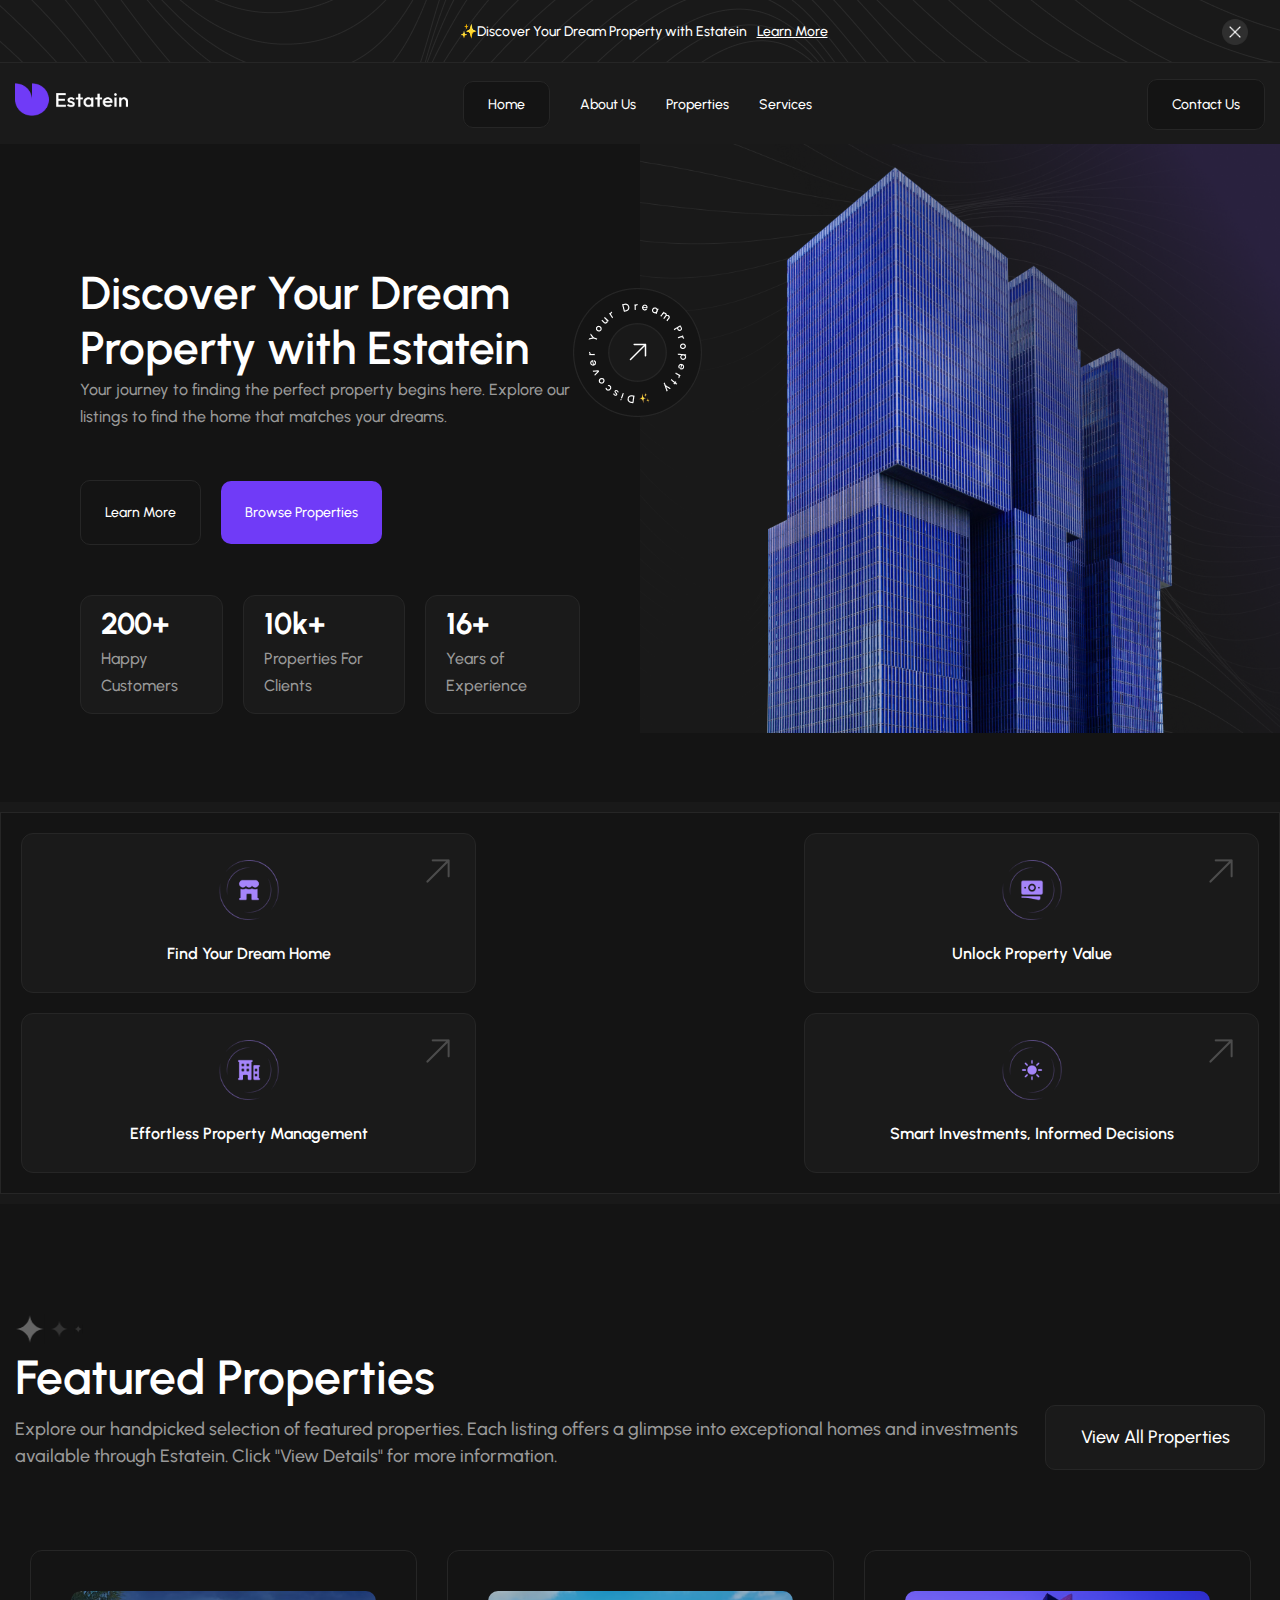
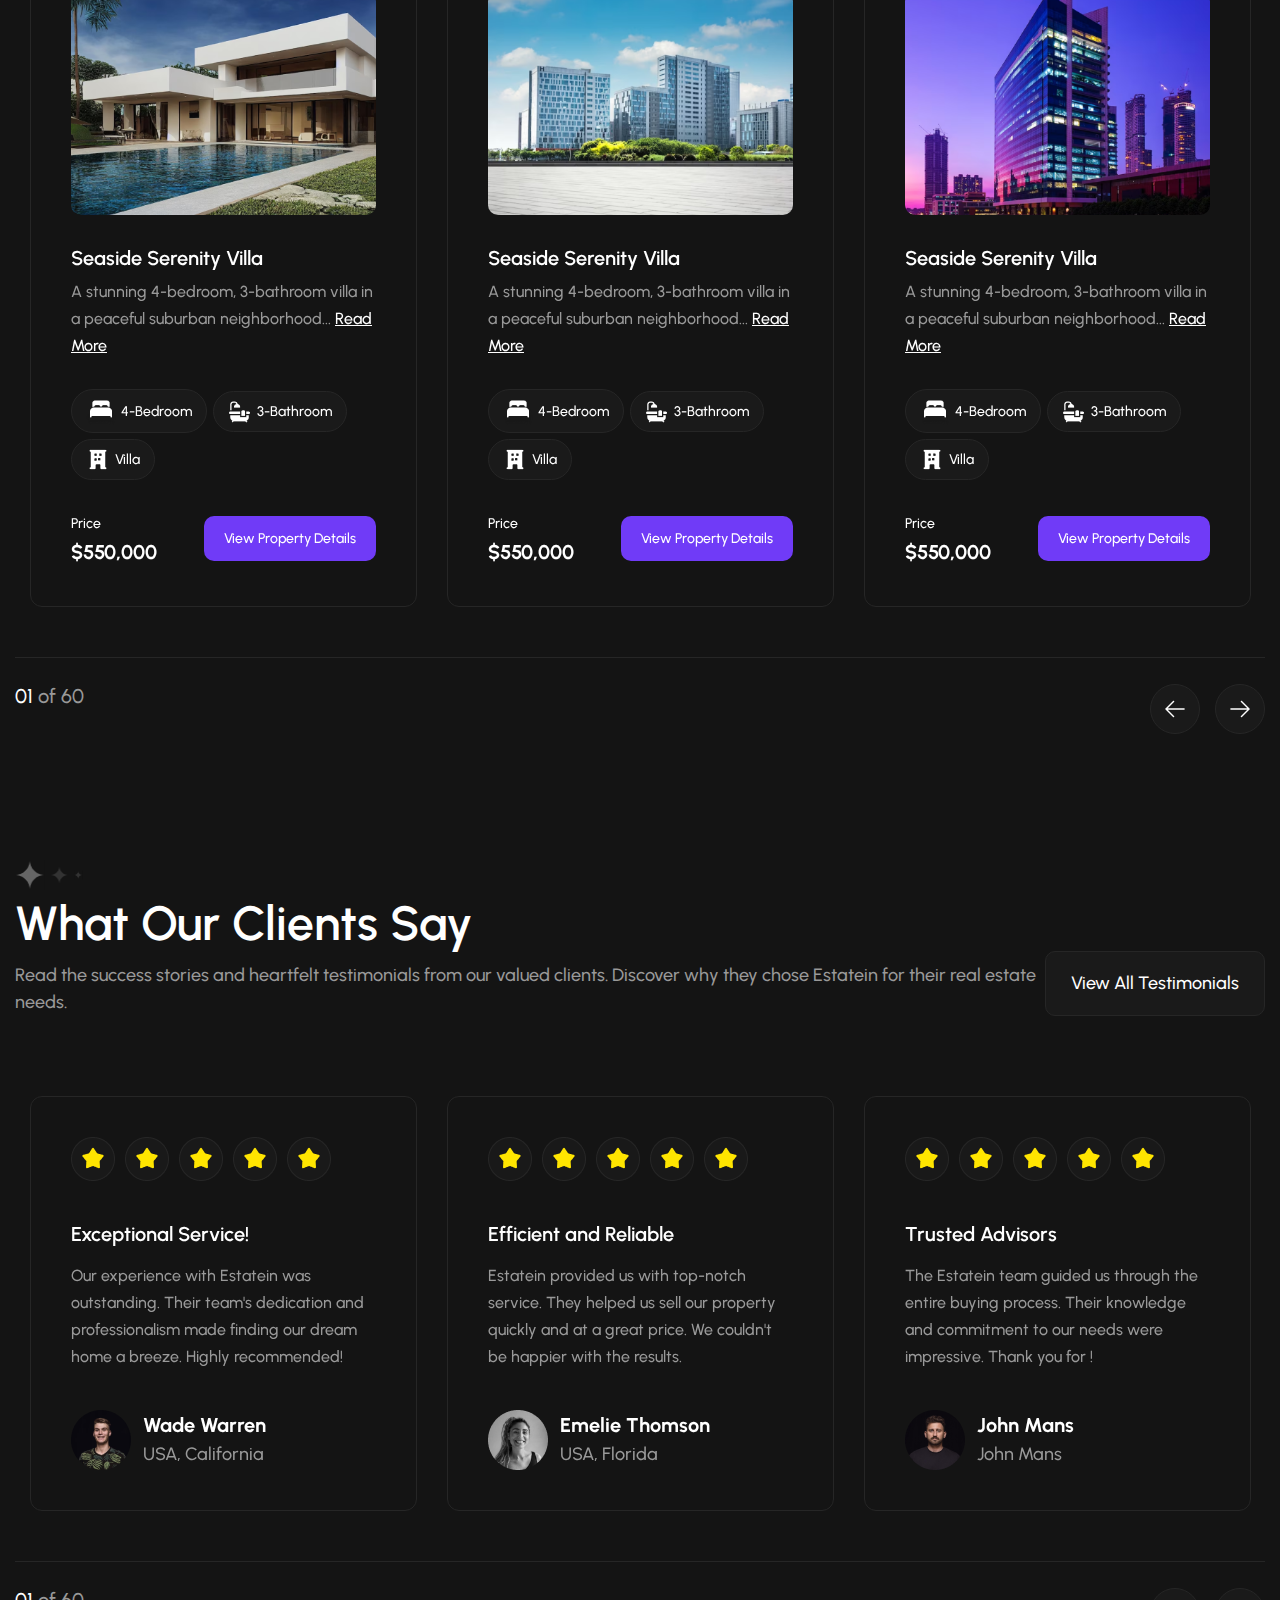
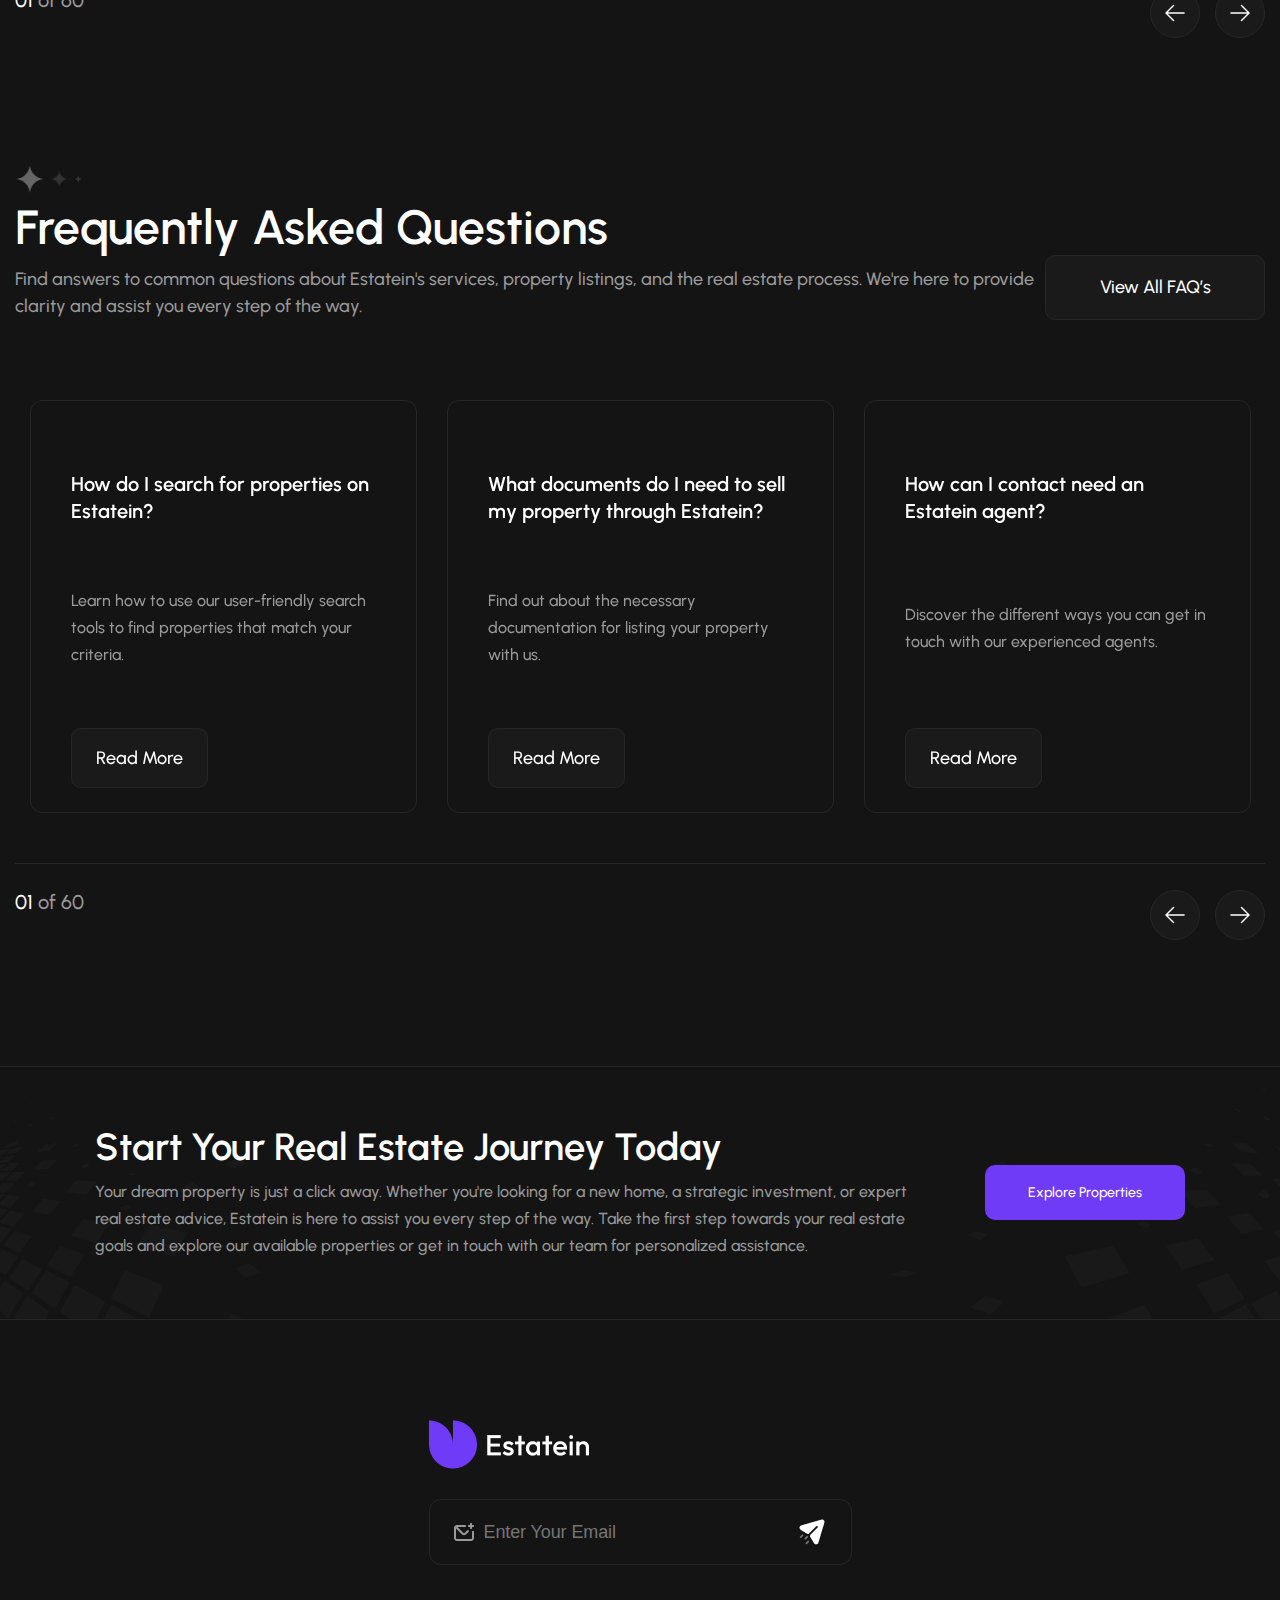
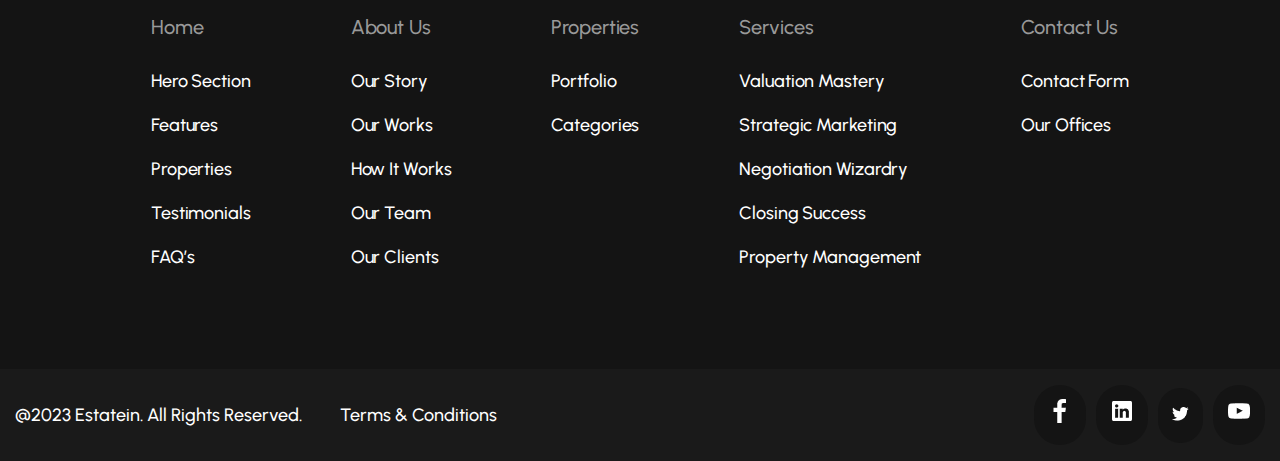
<file: index.html>
<!DOCTYPE html>
<html lang="en">

<head>
    <meta charset="UTF-8">
    <meta name="viewport" content="width=device-width, initial-scale=1.0">
    <!-- font -->
    <link rel="preconnect" href="https://fonts.googleapis.com">
    <link rel="preconnect" href="https://fonts.gstatic.com" crossorigin>
    <link href="https://fonts.googleapis.com/css2?family=Urbanist:wght@500;600;700&display=swap" rel="stylesheet">
    <!-- font end -->
    <!-- slider -->
    <link rel="stylesheet" href="./slider/slick.css">
    <!-- slider end -->
    <link rel="stylesheet" href="style/index.css">
    <link rel="stylesheet" href="main.css">
    <title>Document</title>
</head>

<body>
    <header>
        <div class="header__top" id="headerTop">
            <div class="header__top_text">
                <p>✨Discover Your Dream Property with Estatein</p>
                <a href="./page/property_details.html">Learn More</a>
            </div>
            <img id="headerTop_exit" src="./images/icon/exit_icon.png" alt="">
        </div>
        <section class="header">
            <div class="container">
                <div class="header__inner">
                    <div class="header__logo">
                        <a title="Logo" href="/">
                            <img src="./images/home-images/Logo.png" alt="">
                        </a>
                    </div>
                    <nav class="menu" id="menu">
                        <ul class="menu__list">
                            <li class="menu__item"><a href="./index.html" class="menu__link active">Home</a></li>
                            <li class="menu__item"><a href="./page/about.html" class="menu__link">About Us</a></li>
                            <li class="menu__item"><a href="./page/properties.html" class="menu__link">Properties</a>
                            </li>
                            <li class="menu__item"><a href="./page/services.html" class="menu__link">Services</a></li>
                        </ul>
                        <div class="header__button">
                            <a class="header__button_link" href="./page/contact.html">Contact Us</a>
                        </div>
                    </nav>
                    <div class="header__burger_btn" id="burgerBtn">
                        <img src="./images/icon/burger_menu_icon.png" alt="">
                    </div>
                </div>
            </div>
        </section>
    </header>
    <main>
        <section class="hero">
            <div class="hero__container">
                <div class="hero__inner">
                    <div class="hero__left">
                        <h1 class="hero__title">Discover Your Dream Property with Estatein</h1>
                        <p class="hero__text">Your journey to finding the perfect property begins here. Explore our
                            listings to find the home that matches your dreams.</p>
                        <div class="hero__links">
                            <a href="#" class="hero__link left">Learn More</a>
                            <a href="#" class="hero__link right">Browse Properties</a>
                        </div>
                        <div class="hero__solution">
                            <div class="hero__solution_item">
                                <h1 class="hero__solution_item_number">200+</h1>
                                <p class="hero__solution_item_desc">Happy Customers</p>
                            </div>
                            <div class="hero__solution_item">
                                <h1 class="hero__solution_item_number">10k+</h1>
                                <p class="hero__solution_item_desc">Properties For Clients</p>
                            </div>
                            <div class="hero__solution_item">
                                <h1 class="hero__solution_item_number">16+</h1>
                                <p class="hero__solution_item_desc">Years of Experience</p>
                            </div>
                        </div>
                    </div>
                    <div class="hero__right">
                        <img class="hero_Sub_Container" src="./images/icon/hero_Sub_Container.png" alt="">
                        <img class="main" src="./images/home-images/hero_img.png" alt="">
                    </div>
                </div>
                <div class="hero__bottom">
                    <div class="hero__component">
                        <div class="hero__component_item">
                            <img class="arrow" src="./images/icon/up_right_Icon.png" alt="">
                            <img class="main_img" src="./images/icon/home_icon.png" alt="">
                            <h1 class="hero__component_title">Find Your Dream Home</h1>
                        </div>
                        <div class="hero__component_item">
                            <img class="arrow" src="./images/icon/up_right_Icon.png" alt="">
                            <img class="main_img" src="./images/icon/value_icon.png" alt="">
                            <h1 class="hero__component_title">Unlock Property Value</h1>
                        </div>
                        <div class="hero__component_item">
                            <img class="arrow" src="./images/icon/up_right_Icon.png" alt="">
                            <img class="main_img" src="./images/icon/menegment_icon.png" alt="">
                            <h1 class="hero__component_title">Effortless Property Management</h1>
                        </div>
                        <div class="hero__component_item">
                            <img class="arrow" src="./images/icon/up_right_Icon.png" alt="">
                            <img class="main_img" src="./images/icon/smart_icon.png" alt="">
                            <h1 class="hero__component_title">Smart Investments, Informed Decisions</h1>
                        </div>
                    </div>
                </div>
            </div>
        </section>
        <section class="feature feature">
            <div class="container">
                <div class="feature__inner">
                    <div class="feature__top">
                        <div class="feature__top_left">
                            <img src="./images/icon/starts_icon.png" alt="">
                            <h1 class="feature__top_left_title">Featured Properties</h1>
                            <p class="feature__top_left_text">Explore our handpicked selection of featured properties.
                                Each listing offers a glimpse into exceptional homes and investments available through
                                Estatein. Click "View Details" for more information.</p>
                        </div>
                        <div class="feature__top_right">
                            <a class="feature__top_right_link" href="./page/properties.html">View All Properties</a>
                        </div>
                    </div>
                    <div class="feature__slider">
                        <div class="feature__slider_item">
                            <img class="main_img" src="./images/home-images/Featured_img1.png" alt="">
                            <h1 class="feature__slider_item_title">Seaside Serenity Villa</h1>
                            <p class="feature__slider_item_desc">A stunning 4-bedroom, 3-bathroom villa in a peaceful
                                suburban neighborhood... <a class="feature__slider_item_link" href="#">Read More</a></p>
                            <div class="feature__slider_item_category">
                                <div class="feature__slider_item_category_comp">
                                    <img src="./images/icon/bedroom_icon.png" alt="">
                                    <p>4-Bedroom</p>
                                </div>
                                <div class="feature__slider_item_category_comp">
                                    <img src="./images/icon/Bathroom_icon.png" alt="">
                                    <p>3-Bathroom</p>
                                </div>
                                <div class="feature__slider_item_category_comp">
                                    <img src="./images/icon/Villa_icon.png" alt="">
                                    <p>Villa</p>
                                </div>
                            </div>
                            <div class="feature__slider_item_footer">
                                <div class="feature__slider_item_price">
                                    <p>Price</p>
                                    <h1>$550,000</h1>
                                </div>
                                <div class="feature__slider_item_button">
                                    <a href="#">View Property Details</a>
                                </div>
                            </div>
                        </div>
                        <div class="feature__slider_item">
                            <img class="main_img" src="./images/home-images/Featured_img2.png" alt="">
                            <h1 class="feature__slider_item_title">Seaside Serenity Villa</h1>
                            <p class="feature__slider_item_desc">A stunning 4-bedroom, 3-bathroom villa in a peaceful
                                suburban neighborhood... <a class="feature__slider_item_link" href="#">Read More</a></p>
                            <div class="feature__slider_item_category">
                                <div class="feature__slider_item_category_comp">
                                    <img src="./images/icon/bedroom_icon.png" alt="">
                                    <p>4-Bedroom</p>
                                </div>
                                <div class="feature__slider_item_category_comp">
                                    <img src="./images/icon/Bathroom_icon.png" alt="">
                                    <p>3-Bathroom</p>
                                </div>
                                <div class="feature__slider_item_category_comp">
                                    <img src="./images/icon/Villa_icon.png" alt="">
                                    <p>Villa</p>
                                </div>
                            </div>
                            <div class="feature__slider_item_footer">
                                <div class="feature__slider_item_price">
                                    <p>Price</p>
                                    <h1>$550,000</h1>
                                </div>
                                <div class="feature__slider_item_button">
                                    <a href="#">View Property Details</a>
                                </div>
                            </div>
                        </div>
                        <div class="feature__slider_item">
                            <img class="main_img" src="./images/home-images/Featured_img3.png" alt="">
                            <h1 class="feature__slider_item_title">Seaside Serenity Villa</h1>
                            <p class="feature__slider_item_desc">A stunning 4-bedroom, 3-bathroom villa in a peaceful
                                suburban neighborhood... <a class="feature__slider_item_link" href="#">Read More</a></p>
                            <div class="feature__slider_item_category">
                                <div class="feature__slider_item_category_comp">
                                    <img src="./images/icon/bedroom_icon.png" alt="">
                                    <p>4-Bedroom</p>
                                </div>
                                <div class="feature__slider_item_category_comp">
                                    <img src="./images/icon/Bathroom_icon.png" alt="">
                                    <p>3-Bathroom</p>
                                </div>
                                <div class="feature__slider_item_category_comp">
                                    <img src="./images/icon/Villa_icon.png" alt="">
                                    <p>Villa</p>
                                </div>
                            </div>
                            <div class="feature__slider_item_footer">
                                <div class="feature__slider_item_price">
                                    <p>Price</p>
                                    <h1>$550,000</h1>
                                </div>
                                <div class="feature__slider_item_button">
                                    <a href="#">View Property Details</a>
                                </div>
                            </div>
                        </div>
                        <div class="feature__slider_item">
                            <img class="main_img" src="./images/home-images/Featured_img1.png" alt="">
                            <h1 class="feature__slider_item_title">Seaside Serenity Villa</h1>
                            <p class="feature__slider_item_desc">A stunning 4-bedroom, 3-bathroom villa in a peaceful
                                suburban neighborhood... <a class="feature__slider_item_link" href="#">Read More</a></p>
                            <div class="feature__slider_item_category">
                                <div class="feature__slider_item_category_comp">
                                    <img src="./images/icon/bedroom_icon.png" alt="">
                                    <p>4-Bedroom</p>
                                </div>
                                <div class="feature__slider_item_category_comp">
                                    <img src="./images/icon/Bathroom_icon.png" alt="">
                                    <p>3-Bathroom</p>
                                </div>
                                <div class="feature__slider_item_category_comp">
                                    <img src="./images/icon/Villa_icon.png" alt="">
                                    <p>Villa</p>
                                </div>
                            </div>
                            <div class="feature__slider_item_footer">
                                <div class="feature__slider_item_price">
                                    <p>Price</p>
                                    <h1>$550,000</h1>
                                </div>
                                <div class="feature__slider_item_button">
                                    <a href="#">View Property Details</a>
                                </div>
                            </div>
                        </div>
                        <div class="feature__slider_item">
                            <img class="main_img" src="./images/home-images/Featured_img3.png" alt="">
                            <h1 class="feature__slider_item_title">Seaside Serenity Villa</h1>
                            <p class="feature__slider_item_desc">A stunning 4-bedroom, 3-bathroom villa in a peaceful
                                suburban neighborhood... <a class="feature__slider_item_link" href="#">Read More</a></p>
                            <div class="feature__slider_item_category">
                                <div class="feature__slider_item_category_comp">
                                    <img src="./images/icon/bedroom_icon.png" alt="">
                                    <p>4-Bedroom</p>
                                </div>
                                <div class="feature__slider_item_category_comp">
                                    <img src="./images/icon/Bathroom_icon.png" alt="">
                                    <p>3-Bathroom</p>
                                </div>
                                <div class="feature__slider_item_category_comp">
                                    <img src="./images/icon/Villa_icon.png" alt="">
                                    <p>Villa</p>
                                </div>
                            </div>
                            <div class="feature__slider_item_footer">
                                <div class="feature__slider_item_price">
                                    <p>Price</p>
                                    <h1>$550,000</h1>
                                </div>
                                <div class="feature__slider_item_button">
                                    <a href="#">View Property Details</a>
                                </div>
                            </div>
                        </div>
                    </div>
                    <div class="feature__slider_content">
                        <p>01 <span>of 60</span></p>
                    </div>
                </div>
            </div>
        </section>
        <section class="feature clients">
            <div class="container">
                <div class="feature__inner">
                    <div class="feature__top">
                        <div class="feature__top_left">
                            <img src="./images/icon/starts_icon.png" alt="">
                            <h1 class="feature__top_left_title">What Our Clients Say</h1>
                            <p class="feature__top_left_text">Read the success stories and heartfelt testimonials from
                                our valued clients. Discover why they chose Estatein for their real estate needs.</p>
                        </div>
                        <div class="feature__top_right">
                            <a class="feature__top_right_link" href="#">View All Testimonials</a>
                        </div>
                    </div>
                    <div class="feature__slider">
                        <div class="feature__slider_item">
                            <div class="feature__slider_item_stars">
                                <img src="./images/icon/star_icon.png" alt="">
                                <img src="./images/icon/star_icon.png" alt="">
                                <img src="./images/icon/star_icon.png" alt="">
                                <img src="./images/icon/star_icon.png" alt="">
                                <img src="./images/icon/star_icon.png" alt="">
                            </div>
                            <h1 class="feature__slider_item_title clients">Exceptional Service!</h1>
                            <p class="feature__slider_item_desc">Our experience with Estatein was outstanding. Their
                                team's dedication and professionalism made finding our dream home a breeze. Highly
                                recommended!</p>
                            <div class="feature__slider_item_footer clients">
                                <img src="./images/icon/Profile_icon1.png" alt="">
                                <div class="feature__slider_item_footer_user">
                                    <h1>Wade Warren</h1>
                                    <p>USA, California</p>
                                </div>
                            </div>
                        </div>
                        <div class="feature__slider_item">
                            <div class="feature__slider_item_stars">
                                <img src="./images/icon/star_icon.png" alt="">
                                <img src="./images/icon/star_icon.png" alt="">
                                <img src="./images/icon/star_icon.png" alt="">
                                <img src="./images/icon/star_icon.png" alt="">
                                <img src="./images/icon/star_icon.png" alt="">
                            </div>
                            <h1 class="feature__slider_item_title clients">Efficient and Reliable</h1>
                            <p class="feature__slider_item_desc">Estatein provided us with top-notch service. They
                                helped us sell our property quickly and at a great price. We couldn't be happier with
                                the results. </p>
                            <div class="feature__slider_item_footer clients">
                                <img src="./images/icon/Profile_icon2.png" alt="">
                                <div class="feature__slider_item_footer_user">
                                    <h1>Emelie Thomson</h1>
                                    <p>USA, Florida</p>
                                </div>
                            </div>
                        </div>
                        <div class="feature__slider_item">
                            <div class="feature__slider_item_stars">
                                <img src="./images/icon/star_icon.png" alt="">
                                <img src="./images/icon/star_icon.png" alt="">
                                <img src="./images/icon/star_icon.png" alt="">
                                <img src="./images/icon/star_icon.png" alt="">
                                <img src="./images/icon/star_icon.png" alt="">
                            </div>
                            <h1 class="feature__slider_item_title clients">Trusted Advisors</h1>
                            <p class="feature__slider_item_desc">The Estatein team guided us through the entire buying
                                process. Their knowledge and commitment to our needs were impressive. Thank you for
                                !</p>
                            <div class="feature__slider_item_footer clients">
                                <img src="./images/icon/Profile_icon3.png" alt="">
                                <div class="feature__slider_item_footer_user">
                                    <h1>John Mans</h1>
                                    <p>John Mans</p>
                                </div>
                            </div>
                        </div>
                        <div class="feature__slider_item">
                            <div class="feature__slider_item_stars">
                                <img src="./images/icon/star_icon.png" alt="">
                                <img src="./images/icon/star_icon.png" alt="">
                                <img src="./images/icon/star_icon.png" alt="">
                                <img src="./images/icon/star_icon.png" alt="">
                                <img src="./images/icon/star_icon.png" alt="">
                            </div>
                            <h1 class="feature__slider_item_title clients">Exceptional Service!</h1>
                            <p class="feature__slider_item_desc">Our experience with Estatein was outstanding. Their
                                team's dedication and professionalism made finding our dream home a breeze. Highly
                                recommended!</p>
                            <div class="feature__slider_item_footer clients">
                                <img src="./images/icon/Profile_icon1.png" alt="">
                                <div class="feature__slider_item_footer_user">
                                    <h1>Wade Warren</h1>
                                    <p>USA, California</p>
                                </div>
                            </div>
                        </div>
                        <div class="feature__slider_item">
                            <div class="feature__slider_item_stars">
                                <img src="./images/icon/star_icon.png" alt="">
                                <img src="./images/icon/star_icon.png" alt="">
                                <img src="./images/icon/star_icon.png" alt="">
                                <img src="./images/icon/star_icon.png" alt="">
                                <img src="./images/icon/star_icon.png" alt="">
                            </div>
                            <h1 class="feature__slider_item_title clients">Efficient and Reliable</h1>
                            <p class="feature__slider_item_desc">Estatein provided us with top-notch service. They
                                helped us sell our property quickly and at a great price. We couldn't be happier with
                                the results. </p>
                            <div class="feature__slider_item_footer clients">
                                <img src="./images/icon/Profile_icon2.png" alt="">
                                <div class="feature__slider_item_footer_user">
                                    <h1>Emelie Thomson</h1>
                                    <p>USA, Florida</p>
                                </div>
                            </div>
                        </div>
                        <div class="feature__slider_item">
                            <div class="feature__slider_item_stars">
                                <img src="./images/icon/star_icon.png" alt="">
                                <img src="./images/icon/star_icon.png" alt="">
                                <img src="./images/icon/star_icon.png" alt="">
                                <img src="./images/icon/star_icon.png" alt="">
                                <img src="./images/icon/star_icon.png" alt="">
                            </div>
                            <h1 class="feature__slider_item_title clients">Trusted Advisors</h1>
                            <p class="feature__slider_item_desc">The Estatein team guided us through the entire buying
                                process. Their knowledge and commitment to our needs were impressive. Thank you for
                                !</p>
                            <div class="feature__slider_item_footer clients">
                                <img src="./images/icon/Profile_icon3.png" alt="">
                                <div class="feature__slider_item_footer_user">
                                    <h1>John Mans</h1>
                                    <p>John Mans</p>
                                </div>
                            </div>
                        </div>
                    </div>
                    <div class="feature__slider_content">
                        <p>01 <span>of 60</span></p>
                    </div>
                </div>
            </div>
        </section>
        <section class="feature questions">
            <div class="container">
                <div class="feature__inner">
                    <div class="feature__top">
                        <div class="feature__top_left">
                            <img src="./images/icon/starts_icon.png" alt="">
                            <h1 class="feature__top_left_title">Frequently Asked Questions</h1>
                            <p class="feature__top_left_text">Find answers to common questions about Estatein's
                                services, property listings, and the real estate process. We're here to provide clarity
                                and assist you every step of the way.</p>
                        </div>
                        <div class="feature__top_right">
                            <a class="feature__top_right_link" href="#">View All FAQ’s</a>
                        </div>
                    </div>
                    <div class="feature__slider">
                        <div class="feature__slider_item questions">
                            <h1 class="feature__slider_item_title">How do I search for properties on Estatein?</h1>
                            <p class="feature__slider_item_desc questions">Learn how to use our user-friendly search
                                tools to find
                                properties that match your criteria.</p>
                            <div class="questions__slider_item_button">
                                <a href="#">Read More</a>
                            </div>
                        </div>
                        <div class="feature__slider_item questions">
                            <h1 class="feature__slider_item_title">What documents do I need to sell my property through
                                Estatein?</h1>
                            <p class="feature__slider_item_desc questions">Find out about the necessary documentation
                                for listing your property with us.</p>
                            <div class="questions__slider_item_button">
                                <a href="#">Read More</a>
                            </div>
                        </div>
                        <div class="feature__slider_item questions">
                            <h1 class="feature__slider_item_title">How can I contact need an Estatein agent?</h1>
                            <p class="feature__slider_item_desc questions">Discover the different ways you can get in
                                touch with our experienced agents.</p>
                            <div class="questions__slider_item_button">
                                <a href="#">Read More</a>
                            </div>
                        </div>
                        <div class="feature__slider_item questions">
                            <h1 class="feature__slider_item_title">How do I search for properties on Estatein?</h1>
                            <p class="feature__slider_item_desc questions">Learn how to use our user-friendly search
                                tools to find
                                properties that match your criteria.</p>
                            <div class="questions__slider_item_button">
                                <a href="#">Read More</a>
                            </div>
                        </div>
                        <div class="feature__slider_item questions">
                            <h1 class="feature__slider_item_title">What documents do I need to sell my property through
                                Estatein?</h1>
                            <p class="feature__slider_item_desc questions">Find out about the necessary documentation
                                for listing your property with us.</p>
                            <div class="questions__slider_item_button">
                                <a href="#">Read More</a>
                            </div>
                        </div>
                    </div>
                    <div class="feature__slider_content">
                        <p>01 <span>of 60</span></p>
                    </div>
                </div>
            </div>
        </section>
    </main>
    <footer class="footerMain">
        <section class="Journey">
            <div class="container">
                <div class="Journey__inner">
                    <div class="journey__left">
                        <h1>Start Your Real Estate Journey Today</h1>
                        <p>Your dream property is just a click away. Whether you're looking for a new home, a strategic
                            investment, or expert real estate advice, Estatein is here to assist you every step of the
                            way. Take the first step towards your real estate goals and explore our available properties
                            or get in touch with our team for personalized assistance.</p>
                    </div>
                    <div class="journey__right">
                        <a href="#">Explore Properties</a>
                    </div>
                </div>
            </div>
        </section>
        <section class="footer">
            <div class="container">
                <div class="footer__inner">
                    <div class="footer__left">
                        <img class="logo" src="./images/home-images/Logo.png" alt="">
                        <div class="footer__left_email">
                            <img src="./images/icon/footer_eamil_icon.png" alt="">
                            <input type="email" title="email" placeholder="Enter Your Email">
                            <img src="./images/icon/send_icon.png" alt="">
                        </div>
                    </div>
                    <div class="footer__right">
                        <div class="footer__right_item">
                            <p class="main">Home</p>
                            <p>Hero Section</p>
                            <p>Features</p>
                            <p>Properties</p>
                            <p>Testimonials</p>
                            <p>FAQ’s</p>
                        </div>
                        <div class="footer__right_item">
                            <p class="main">About Us</p>
                            <p>Our Story</p>
                            <p>Our Works</p>
                            <p>How It Works</p>
                            <p>Our Team</p>
                            <p>Our Clients</p>
                        </div>
                        <div class="footer__right_item">
                            <p class="main">Properties</p>
                            <p>Portfolio</p>
                            <p>Categories</p>
                        </div>
                        <div class="footer__right_item">
                            <p class="main">Services</p>
                            <p>Valuation Mastery</p>
                            <p>Strategic Marketing</p>
                            <p>Negotiation Wizardry</p>
                            <p>Closing Success</p>
                            <p>Property Management</p>
                        </div>
                        <div class="footer__right_item">
                            <p class="main">Contact Us</p>
                            <p>Contact Form</p>
                            <p>Our Offices</p>
                        </div>
                    </div>
                </div>
            </div>
        </section>
        <section class="footer__socialMedia">
            <div class="container">
                <div class="footer__socialMedia_inner">
                    <div class="footer__socialMedia_left">
                        <p>@2023 Estatein. All Rights Reserved.</p>
                        <p>Terms & Conditions</p>
                    </div>
                    <div class="footer__socialMedia_right">
                        <a title="link" href="#"><img src="./images/icon/fb_icon.png" alt=""></a>
                        <a title="link" href="#"><img src="./images/icon/in_icon.png" alt=""></a>
                        <a title="link" href="#"><img src="./images/icon/sw_icon.png" alt=""></a>
                        <a title="link" href="#"><img src="./images/icon/yt_icon.png" alt=""></a>
                    </div>
                </div>
            </div>
        </section>
    </footer>
</body>
<script src="https://ajax.googleapis.com/ajax/libs/jquery/3.7.1/jquery.min.js"></script>
<script src="./slider/slick.min.js"></script>
<script src="main.js"></script>

</html>
</file>
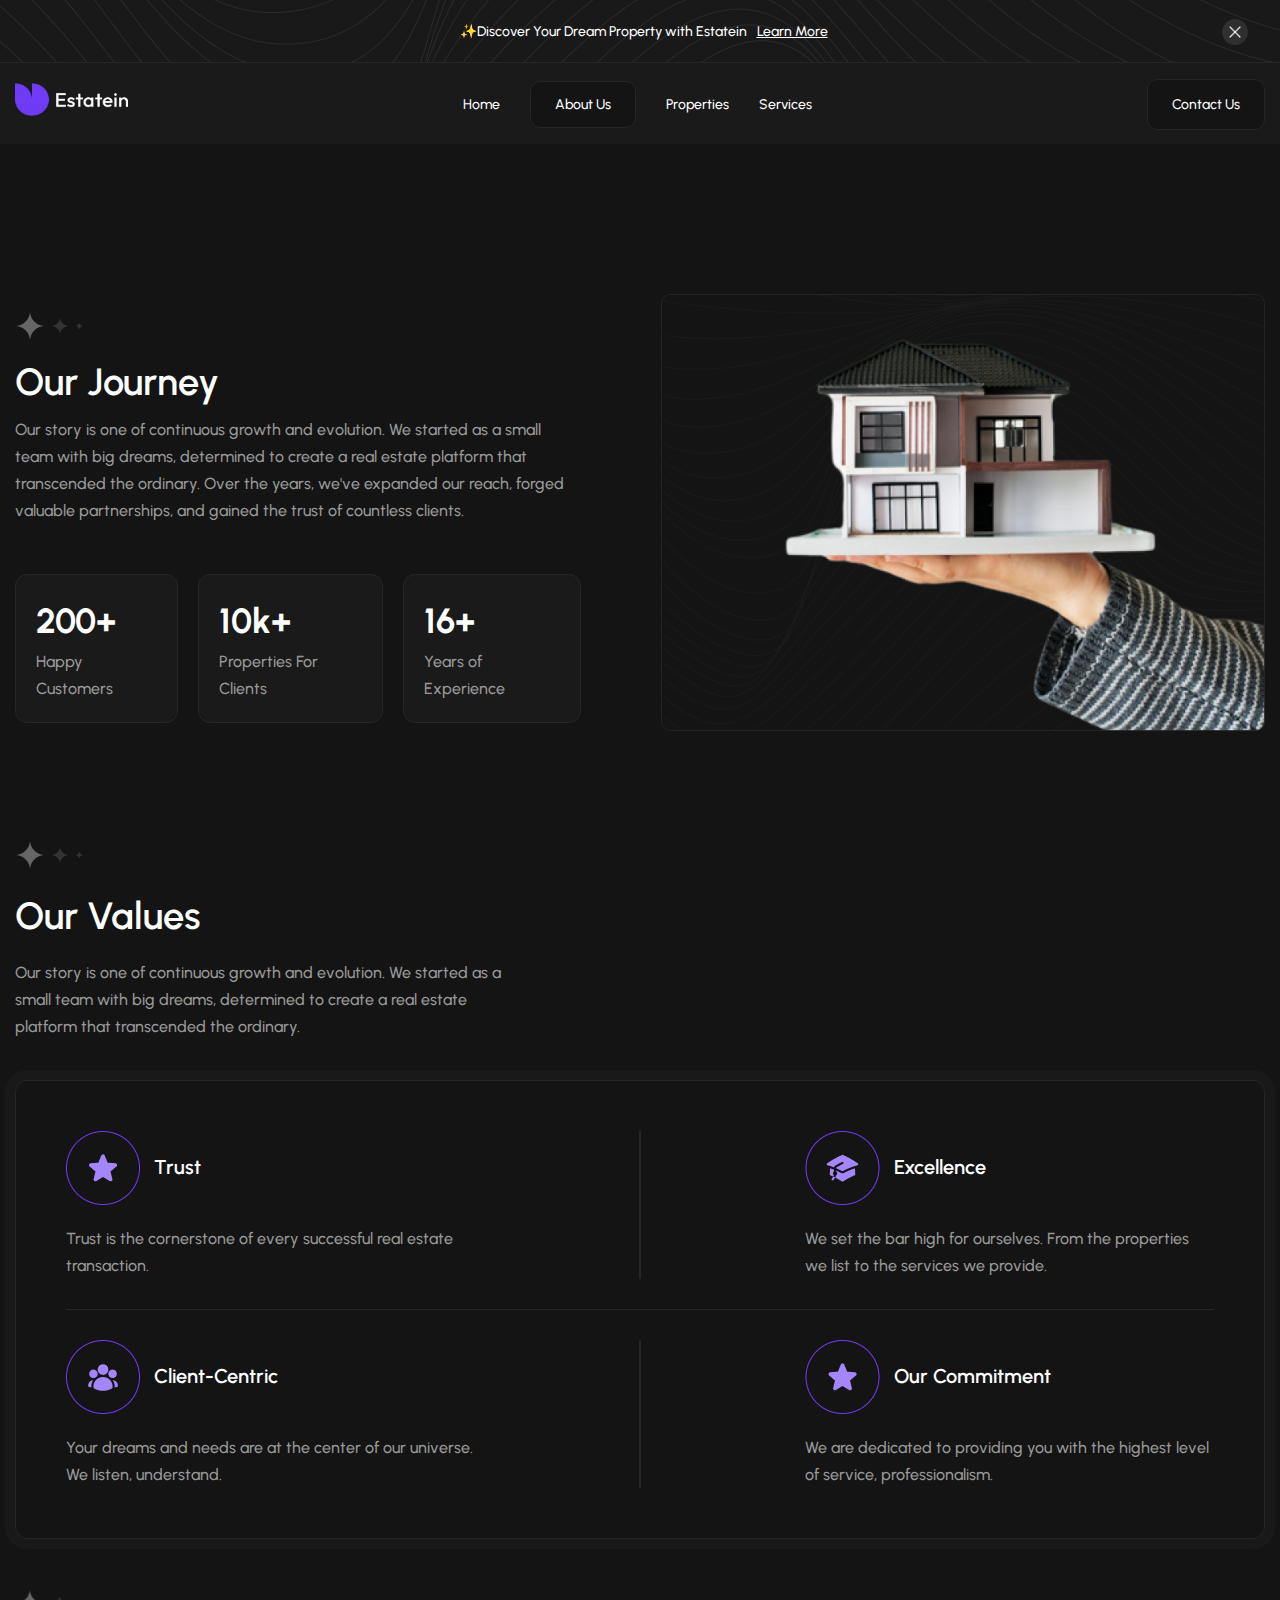
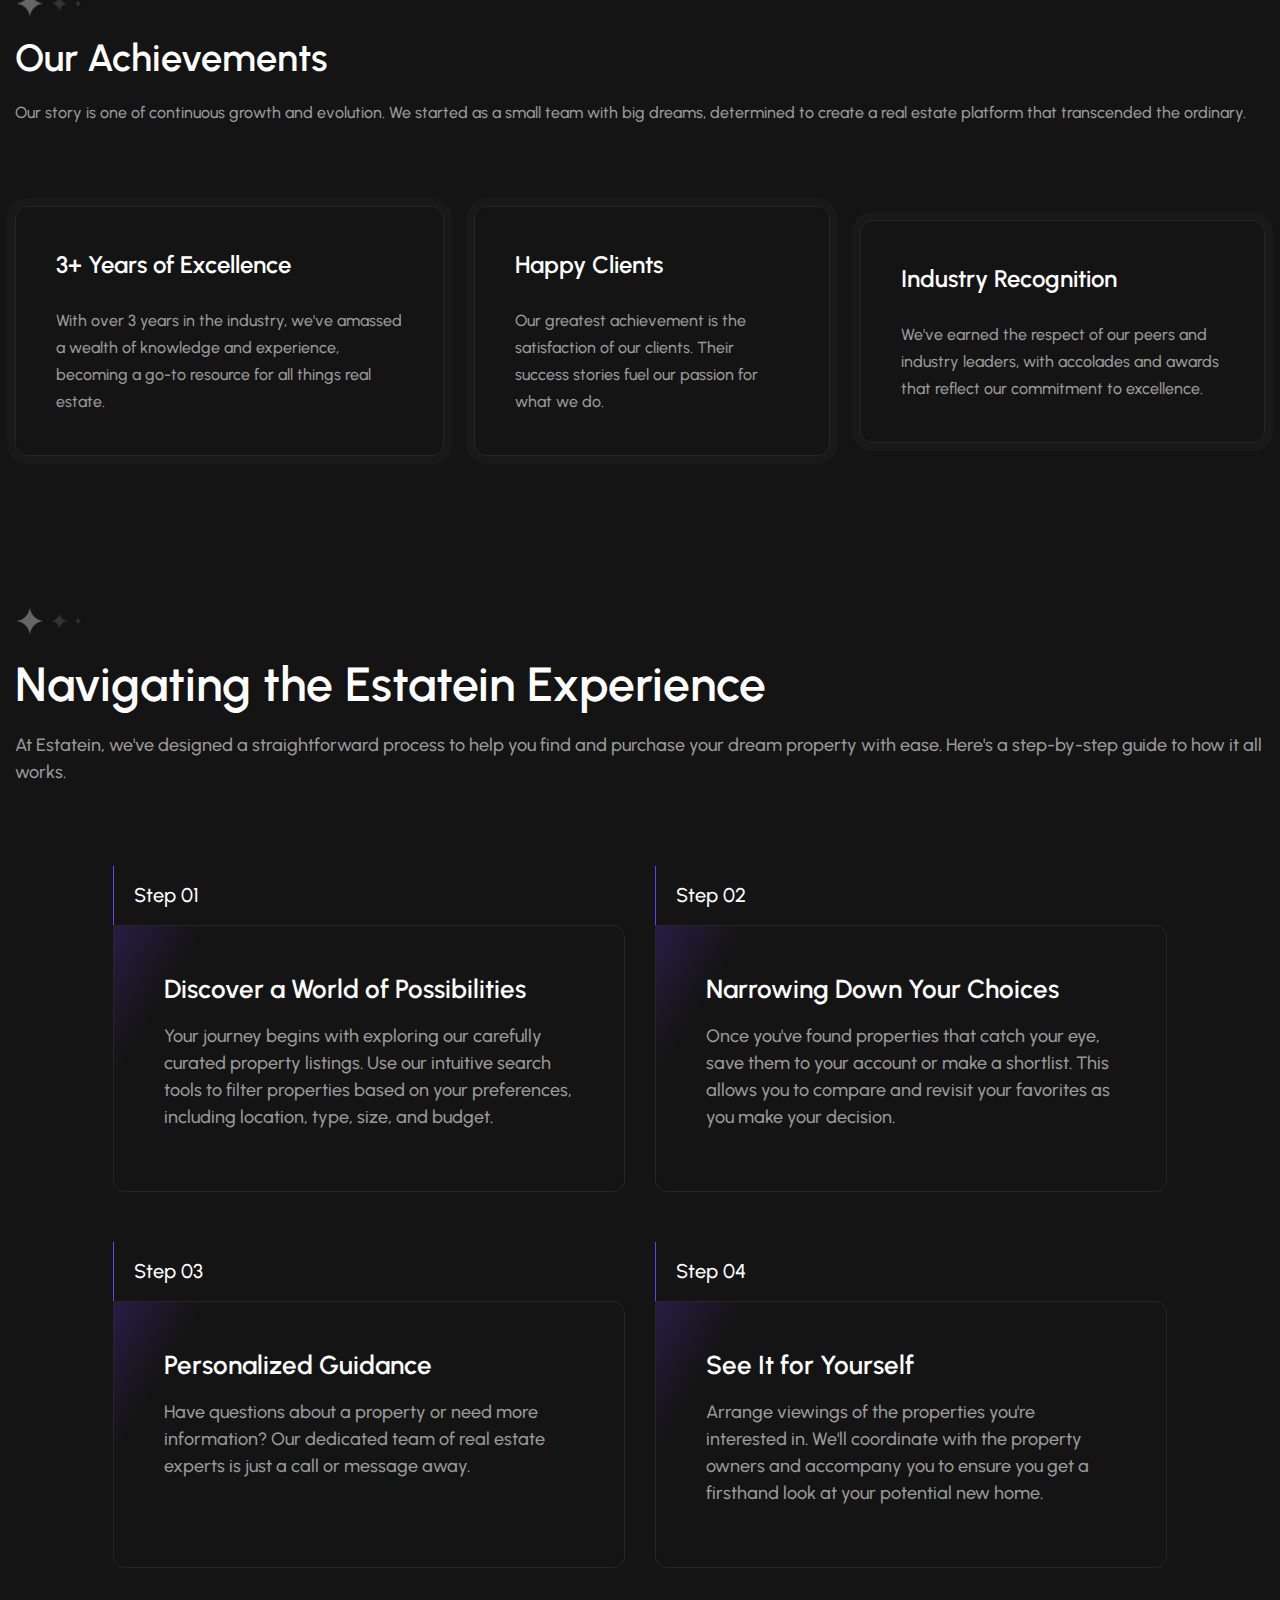
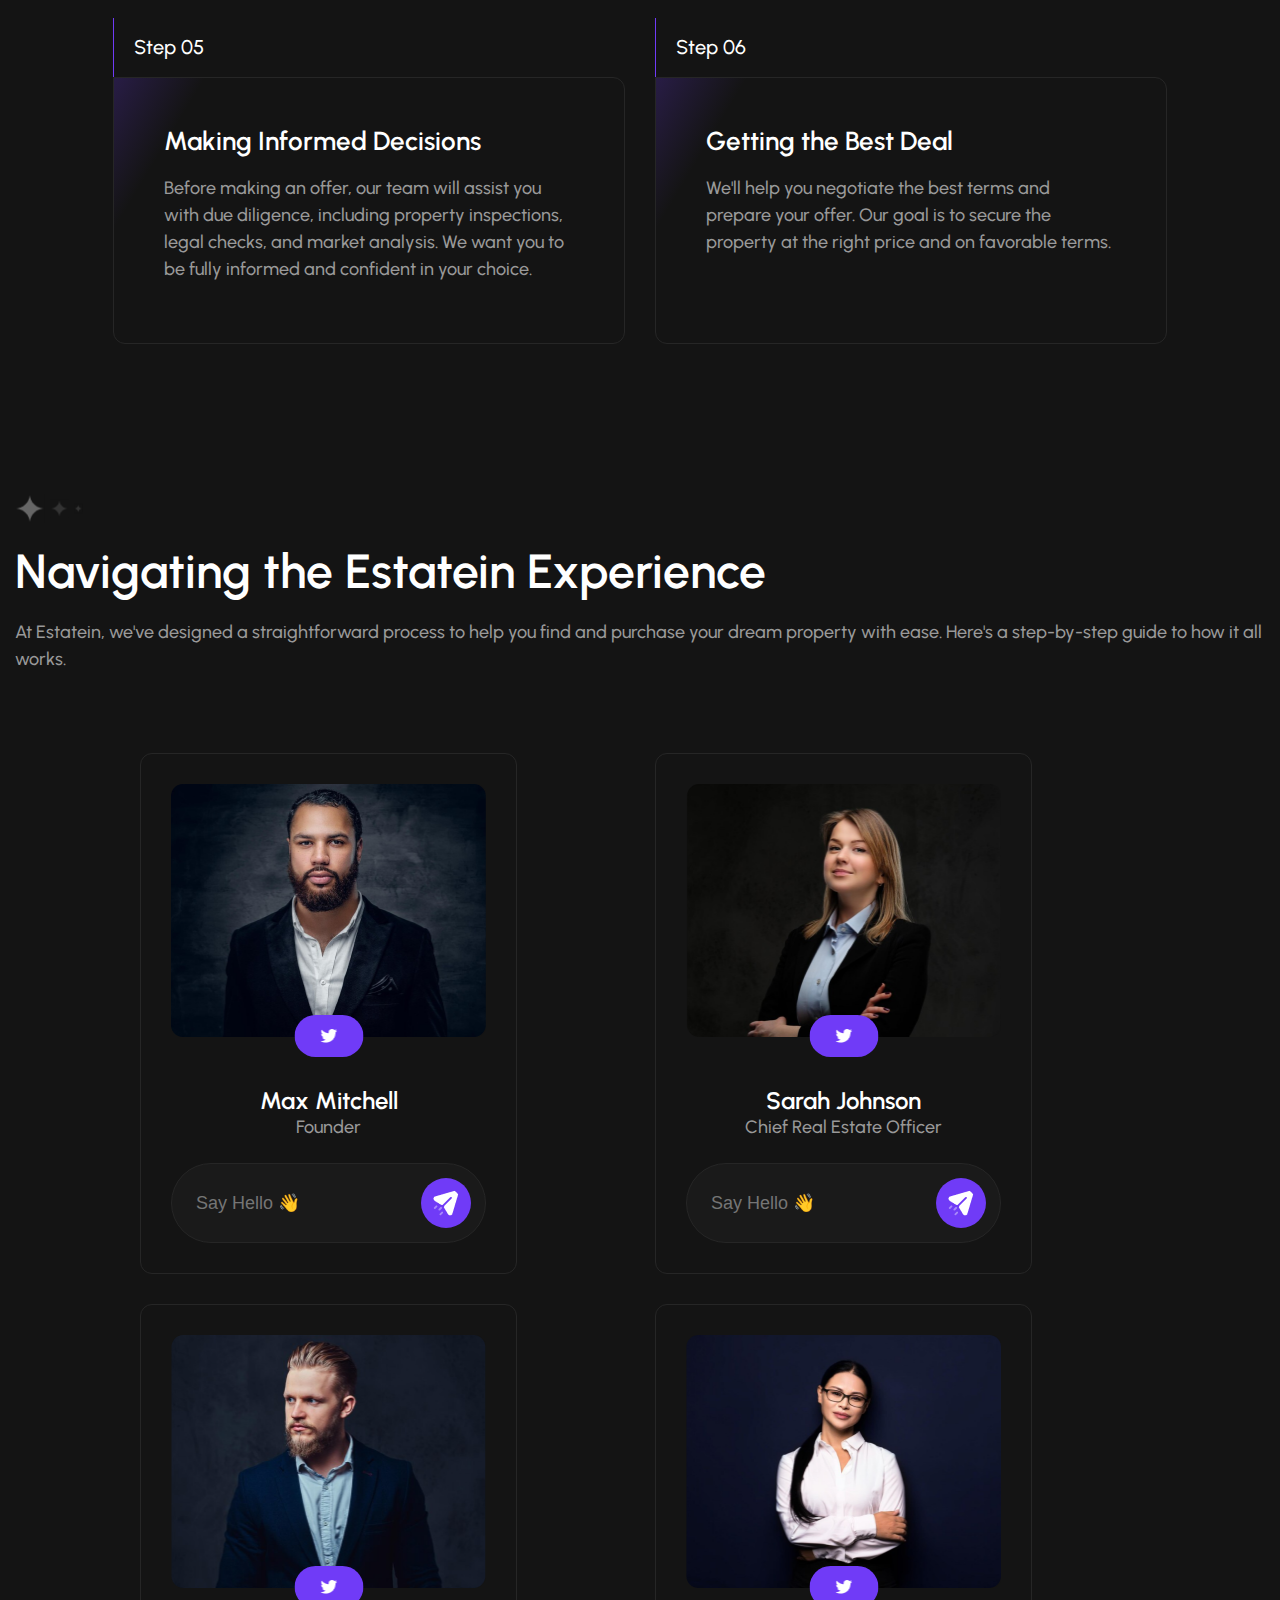
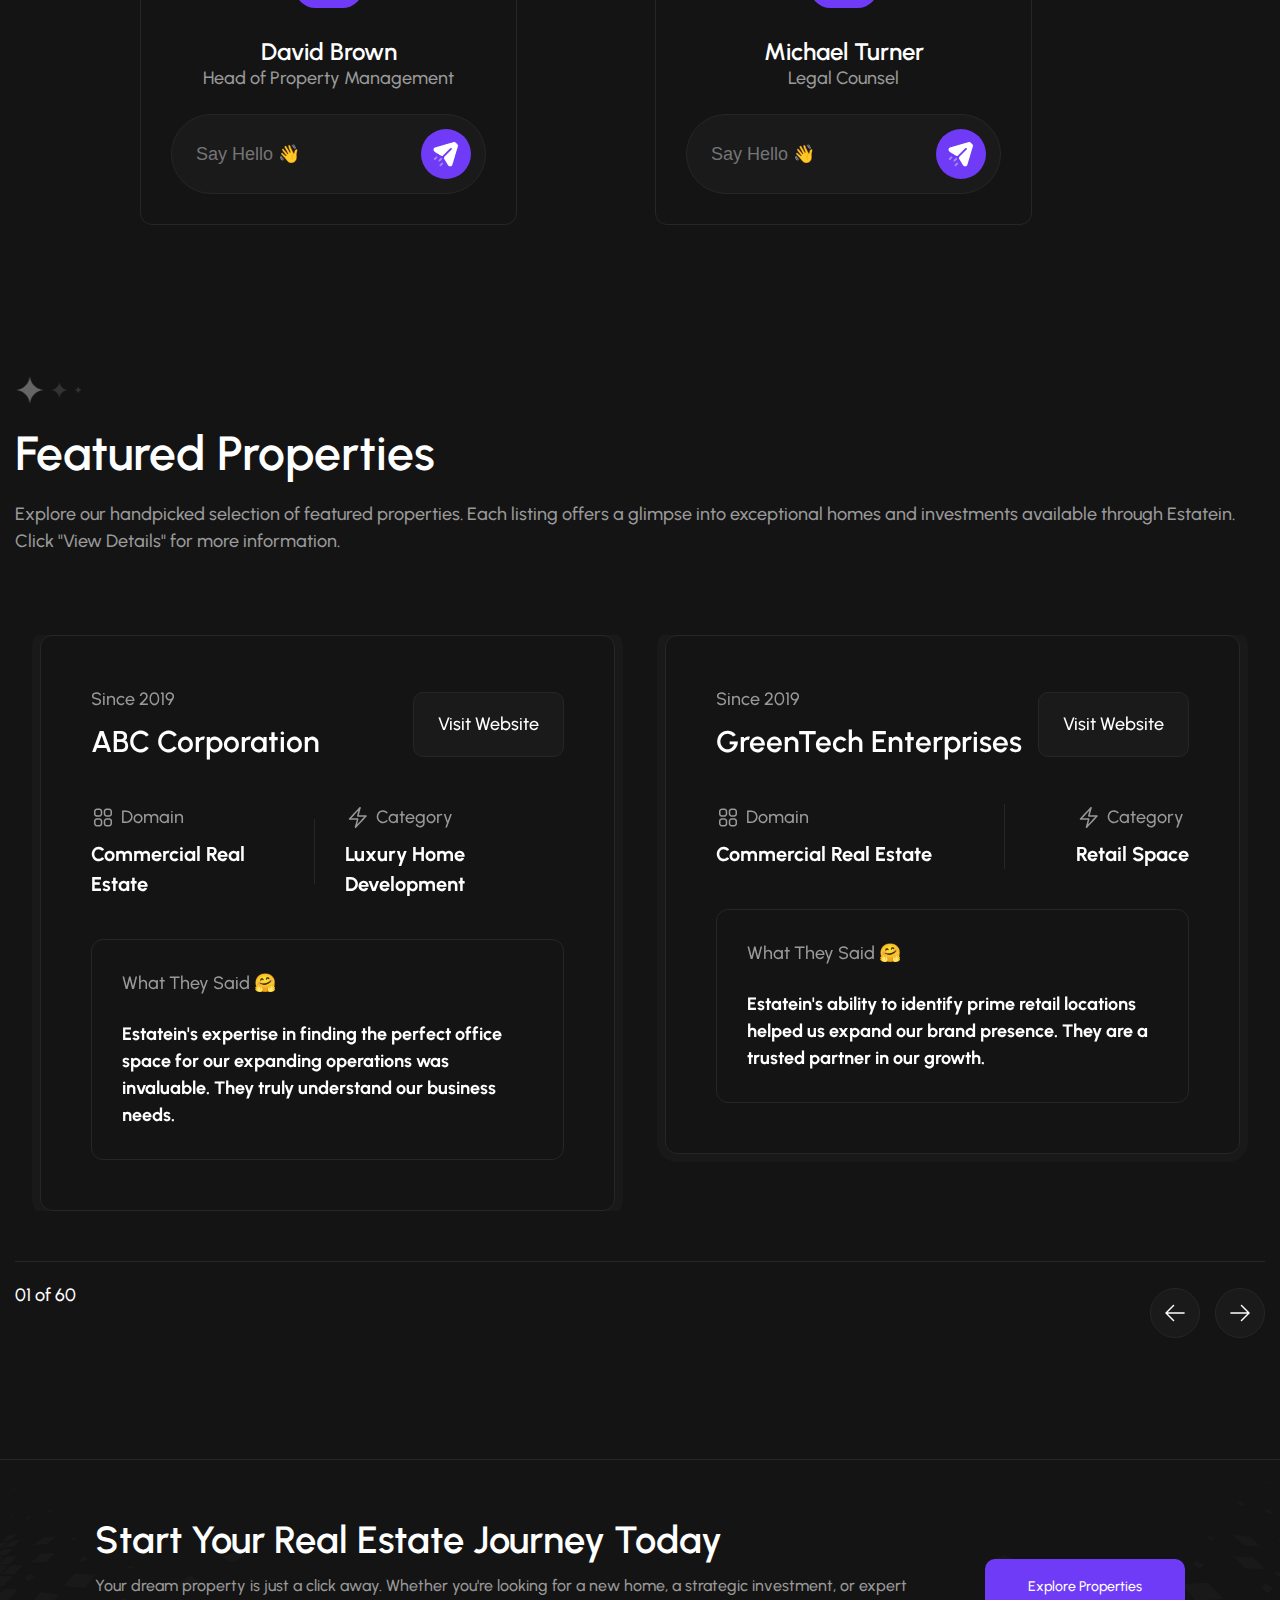
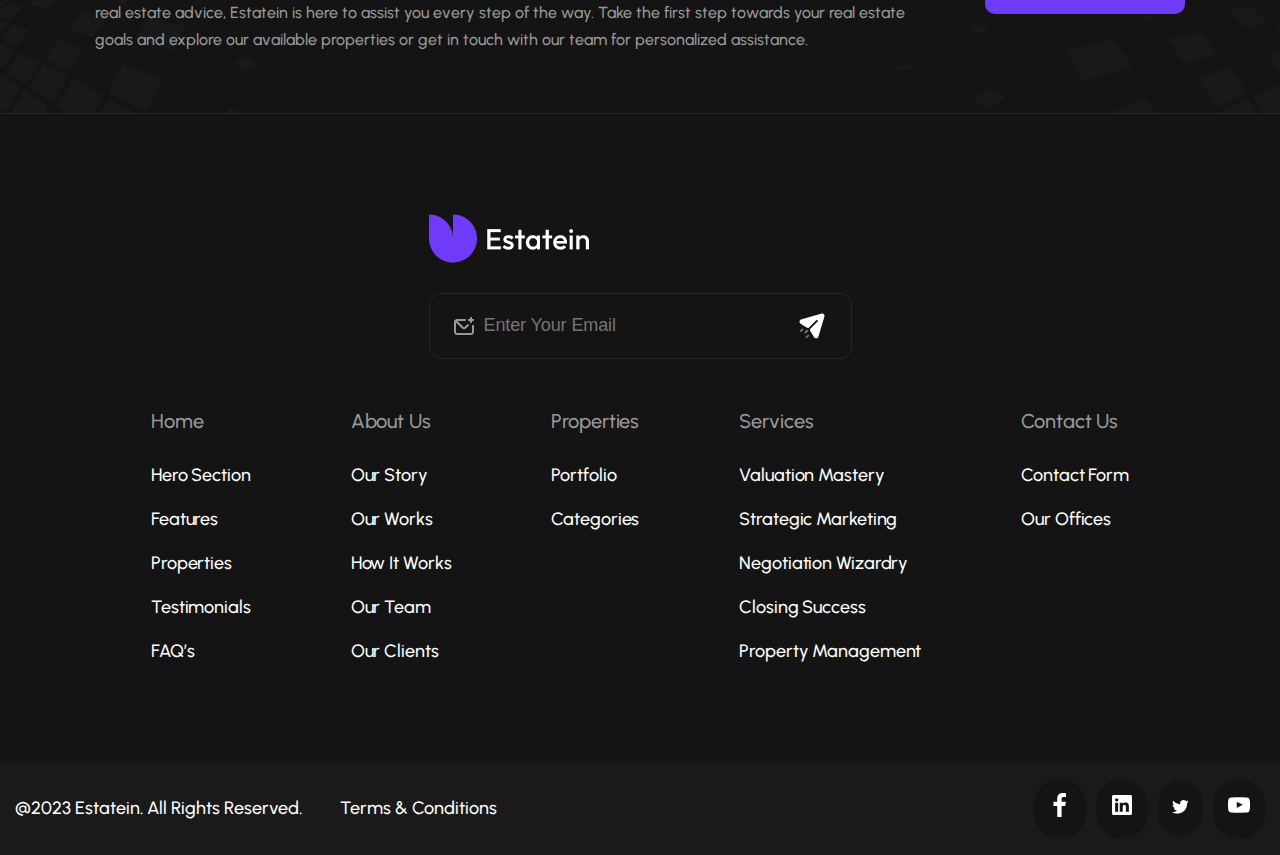
<file: page/about.html>
<!DOCTYPE html>
<html lang="en">

<head>
    <meta charset="UTF-8">
    <meta name="viewport" content="width=device-width, initial-scale=1.0">
    <!-- slider -->
    <link rel="stylesheet" href="../slider/slick.css">
    <!--  -->
    <link rel="stylesheet" href="../main.css">
    <link rel="stylesheet" href="../style/about.css">
    <!-- font -->
    <link rel="preconnect" href="https://fonts.googleapis.com">
    <link rel="preconnect" href="https://fonts.gstatic.com" crossorigin>
    <link href="https://fonts.googleapis.com/css2?family=Urbanist:wght@500;600;700&display=swap" rel="stylesheet">
    <!-- font end -->
    <title>Document</title>
</head>

<body>
    <header>
        <div class="header__top" id="headerTop">
            <div class="header__top_text">
                <p>✨Discover Your Dream Property with Estatein</p>
                <a href="./property_details.html">Learn More</a>
            </div>
            <img id="headerTop_exit" src="../images/icon/exit_icon.png" alt="">
        </div>
        <section class="header">
            <div class="container">
                <div class="header__inner">
                    <div class="header__logo">
                        <a title="logo" href="/">
                            <img src="../images/home-images/Logo.png" alt="">
                        </a>
                    </div>
                    <nav class="menu" id="menu">
                        <ul class="menu__list">
                            <li class="menu__item"><a href="../index.html" class="menu__link">Home</a></li>
                            <li class="menu__item"><a href="./about.html" class="menu__link active">About Us</a></li>
                            <li class="menu__item"><a href="./properties.html" class="menu__link">Properties</a>
                            </li>
                            <li class="menu__item"><a href="./services.html" class="menu__link">Services</a></li>
                        </ul>
                        <div class="header__button">
                            <a class="header__button_link" href="./contact.html">Contact Us</a>
                        </div>
                    </nav>
                    <div class="header__burger_btn" id="burgerBtn">
                        <img src="../images/icon/burger_menu_icon.png" alt="">
                    </div>
                </div>
            </div>
        </section>
    </header>
    <main>
        <section class="journey__about">
            <div class="container">
                <div class="journey__inner_about">
                    <div class="journey__left_about">
                        <img src="../images/icon/starts_icon.png" alt="">
                        <h1 class="journey__right__title">Our Journey</h1>
                        <p class="journey__right__text">Our story is one of continuous growth and evolution. We started
                            as a small team with big dreams, determined to create a real estate platform that
                            transcended the ordinary. Over the years, we've expanded our reach, forged valuable
                            partnerships, and gained the trust of countless clients.</p>
                        <div class="journey__right_details">
                            <div class="journey__right_details_item">
                                <h1>200+</h1>
                                <p>Happy Customers</p>
                            </div>
                            <div class="journey__right_details_item">
                                <h1>10k+</h1>
                                <p>Properties For Clients</p>
                            </div>
                            <div class="journey__right_details_item">
                                <h1>16+</h1>
                                <p>Years of Experience</p>
                            </div>
                        </div>
                    </div>
                    <div class="journey__right_about">
                        <img src="../images/about-images/hero_img.png" alt="">
                    </div>
                </div>
            </div>
        </section>
        <section class="values">
            <div class="container">
                <div class="values__inner">
                    <div class="values__left">
                        <img src="../images/icon/starts_icon.png" alt="">
                        <h1 class="values__left__title">Our Values</h1>
                        <p class="values__left__text">Our story is one of continuous growth and evolution. We started as
                            a small team with big dreams, determined to create a real estate platform that transcended
                            the ordinary.</p>
                    </div>
                    <div class="values__right">
                        <div class="values__right_top">
                            <div class="values__right_top_item">
                                <div class="values__right_top_item_top">
                                    <img src="../images/icon/Trust_star_icon.png" alt="">
                                    <p class="top">Trust</p>
                                </div>
                                <p class="values__right_top_item_text">Trust is the cornerstone of every successful real
                                    estate transaction.</p>
                            </div>
                            <hr>
                            <div class="values__right_top_item">
                                <div class="values__right_top_item_top">
                                    <img src="../images/icon/Excellence_icon.png" alt="">
                                    <p class="top">Excellence</p>
                                </div>
                                <p class="values__right_top_item_text">We set the bar high for ourselves. From the
                                    properties we list to the services we provide.</p>
                            </div>
                        </div>
                        <div class="values__right_bottom">
                            <div class="values__right_top_item">
                                <div class="values__right_top_item_top">
                                    <img src="../images/icon/Client-Centric_icon.png" alt="">
                                    <p class="top">Client-Centric</p>
                                </div>
                                <p class="values__right_top_item_text">Your dreams and needs are at the center of our
                                    universe. We listen, understand.</p>
                            </div>
                            <hr>
                            <div class="values__right_top_item">
                                <div class="values__right_top_item_top">
                                    <img src="../images/icon/Our Commitment_icon.png" alt="">
                                    <p class="top">Our Commitment</p>
                                </div>
                                <p class="values__right_top_item_text">We are dedicated to providing you with the
                                    highest level of service, professionalism.</p>
                            </div>
                        </div>
                    </div>
                </div>
            </div>
        </section>
        <section class="achievements">
            <div class="container">
                <div class="achievements__inner">
                    <div class="achievements__top">
                        <img src="../images/icon/starts_icon.png" alt="">
                        <h1 class="achievements__top_title">Our Achievements</h1>
                        <p class="achievements__top_text">Our story is one of continuous growth and evolution. We
                            started as a small team with big
                            dreams, determined to create a real estate platform that transcended the ordinary.</p>
                    </div>
                    <div class="achievements__bottom">
                        <div class="achievements__bottom_item">
                            <h1 class="achievements__bottom_item_title">3+ Years of Excellence</h1>
                            <p class="achievements__bottom_item_text">With over 3 years in the industry, we've amassed a
                                wealth of knowledge and experience, becoming a go-to resource for all things real
                                estate.</p>
                        </div>
                        <div class="achievements__bottom_item">
                            <h1 class="achievements__bottom_item_title">Happy Clients</h1>
                            <p class="achievements__bottom_item_text">Our greatest achievement is the satisfaction of
                                our clients. Their success stories fuel our passion for what we do.</p>
                        </div>
                        <div class="achievements__bottom_item">
                            <h1 class="achievements__bottom_item_title">Industry Recognition</h1>
                            <p class="achievements__bottom_item_text">We've earned the respect of our peers and industry
                                leaders, with accolades and awards that reflect our commitment to excellence.</p>
                        </div>
                    </div>
                </div>
            </div>
        </section>
        <section class="experience">
            <div class="container">
                <div class="experience__inner">
                    <div class="experience__top">
                        <img src="../images/icon/starts_icon.png" alt="">
                        <h1 class="experience__top_title">Navigating the Estatein Experience</h1>
                        <p class="experience__top_text">At Estatein, we've designed a straightforward process to help
                            you find and purchase your dream property with ease. Here's a step-by-step guide to how it
                            all works.</p>
                    </div>
                    <div class="experience__bottom">
                        <div class="experience__bottom_item">
                            <div class="experience__bottom_item_name_content">
                                <p class="experience__bottom_item_name">Step 01</p>
                            </div>
                            <div class="experience__bottom_item_content">
                                <p class="experience__bottom_item_title">Discover a World of Possibilities</p>
                                <p class="experience__bottom_item_text">Your journey begins with exploring our carefully
                                    curated property listings. Use our intuitive search tools to filter properties based
                                    on
                                    your preferences, including location, type, size, and budget.</p>
                            </div>
                        </div>
                        <div class="experience__bottom_item">
                            <div class="experience__bottom_item_name_content">
                                <p class="experience__bottom_item_name">Step 02</p>
                            </div>
                            <div class="experience__bottom_item_content">
                                <p class="experience__bottom_item_title">Narrowing Down Your Choices</p>
                                <p class="experience__bottom_item_text">Once you've found properties that catch your
                                    eye, save them to your account or make a shortlist. This allows you to compare and
                                    revisit your favorites as you make your decision.</p>
                            </div>
                        </div>
                        <div class="experience__bottom_item">
                            <div class="experience__bottom_item_name_content">
                                <p class="experience__bottom_item_name">Step 03</p>
                            </div>
                            <div class="experience__bottom_item_content">
                                <p class="experience__bottom_item_title">Personalized Guidance</p>
                                <p class="experience__bottom_item_text">Have questions about a property or need more
                                    information? Our dedicated team of real estate experts is just a call or message
                                    away.</p>
                            </div>
                        </div>
                        <div class="experience__bottom_item">
                            <div class="experience__bottom_item_name_content">
                                <p class="experience__bottom_item_name">Step 04</p>
                            </div>
                            <div class="experience__bottom_item_content">
                                <p class="experience__bottom_item_title">See It for Yourself</p>
                                <p class="experience__bottom_item_text">Arrange viewings of the properties you're
                                    interested in. We'll coordinate with the property owners and accompany you to ensure
                                    you get a firsthand look at your potential new home.</p>
                            </div>
                        </div>
                        <div class="experience__bottom_item">
                            <div class="experience__bottom_item_name_content">
                                <p class="experience__bottom_item_name">Step 05</p>
                            </div>
                            <div class="experience__bottom_item_content">
                                <p class="experience__bottom_item_title">Making Informed Decisions</p>
                                <p class="experience__bottom_item_text">Before making an offer, our team will assist you
                                    with due diligence, including property inspections, legal checks, and market
                                    analysis. We want you to be fully informed and confident in your choice.</p>
                            </div>
                        </div>
                        <div class="experience__bottom_item">
                            <div class="experience__bottom_item_name_content">
                                <p class="experience__bottom_item_name">Step 06</p>
                            </div>
                            <div class="experience__bottom_item_content">
                                <p class="experience__bottom_item_title">Getting the Best Deal</p>
                                <p class="experience__bottom_item_text">We'll help you negotiate the best terms and
                                    prepare your offer. Our goal is to secure the property at the right price and on
                                    favorable terms. </p>
                            </div>
                        </div>
                    </div>
                </div>
            </div>
        </section>
        <section class="team">
            <div class="container">
                <div class="team__inner">
                    <div class="team__top">
                        <img src="../images/icon/starts_icon.png" alt="">
                        <h1 class="team__top_title">Navigating the Estatein Experience</h1>
                        <p class="team__top_text">At Estatein, we've designed a straightforward process to help
                            you find and purchase your dream property with ease. Here's a step-by-step guide to how it
                            all works.</p>
                    </div>
                    <div class="team__bottom">
                        <div class="team__bottom_item">
                            <div class="team__bottom_item_img">
                                <img class="main" src="../images/about-images/team_img1.png" alt="">
                                <img class="sw" src="../images/icon/sw_icon.png" alt="">
                            </div>
                            <h1 class="team__bottom_item_name">Max Mitchell</h1>
                            <p class="team__bottom_item_text">Founder</p>
                            <div class="team__bottom_message">
                                <input type="text" placeholder="Say Hello 👋">
                                <img src="../images/icon/send_icon.png" alt="">
                            </div>
                        </div>
                        <div class="team__bottom_item">
                            <div class="team__bottom_item_img">
                                <img class="main" src="../images/about-images/team_img2.png" alt="">
                                <img class="sw" src="../images/icon/sw_icon.png" alt="">
                            </div>
                            <h1 class="team__bottom_item_name">Sarah Johnson</h1>
                            <p class="team__bottom_item_text">Chief Real Estate Officer</p>
                            <div class="team__bottom_message">
                                <input type="text" placeholder="Say Hello 👋">
                                <img src="../images/icon/send_icon.png" alt="">
                            </div>
                        </div>
                        <div class="team__bottom_item">
                            <div class="team__bottom_item_img">
                                <img class="main" src="../images/about-images/team_img3.png" alt="">
                                <img class="sw" src="../images/icon/sw_icon.png" alt="">
                            </div>
                            <h1 class="team__bottom_item_name">David Brown</h1>
                            <p class="team__bottom_item_text">Head of Property Management</p>
                            <div class="team__bottom_message">
                                <input type="text" placeholder="Say Hello 👋">
                                <img src="../images/icon/send_icon.png" alt="">
                            </div>
                        </div>
                        <div class="team__bottom_item">
                            <div class="team__bottom_item_img">
                                <img class="main" src="../images/about-images/team_img4.png" alt="">
                                <img class="sw" src="../images/icon/sw_icon.png" alt="">
                            </div>
                            <h1 class="team__bottom_item_name">Michael Turner</h1>
                            <p class="team__bottom_item_text">Legal Counsel</p>
                            <div class="team__bottom_message">
                                <input type="text" placeholder="Say Hello 👋">
                                <img src="../images/icon/send_icon.png" alt="">
                            </div>
                        </div>
                    </div>
                </div>
            </div>
        </section>
        <section class="clients">
            <div class="container">
                <div class="clients__inner">
                    <div class="clients__top">
                        <img src="../images/icon/starts_icon.png" alt="">
                        <h1 class="clients__top_left_title">Featured Properties</h1>
                        <p class="clients__top_left_text">Explore our handpicked selection of featured properties.
                            Each listing offers a glimpse into exceptional homes and investments available through
                            Estatein. Click "View Details" for more information.</p>
                    </div>
                    <div class="clients__slider">
                        <div class="clients__slider_item">
                            <div class="clients__slider_item_top">
                                <div class="clients__slider_item_top_left">
                                    <p>Since 2019</p>
                                    <h1>ABC Corporation</h1>
                                </div>
                                <div class="clients__slider_item_top_right">
                                    <a href="#">Visit Website</a>
                                </div>
                            </div>
                            <div class="clients__slider_item_center">
                                <div class="clients__slider_item_center_left">
                                    <p> <img src="../images/icon/Domain_icon.png" alt=""> Domain</p>
                                    <h1>Commercial Real Estate</h1>
                                </div>
                                <hr>
                                <div class="clients__slider_item_center_left right">
                                    <p> <img src="../images/icon/Category_el_icon.png" alt=""> Category</p>
                                    <h1>Luxury Home Development</h1>
                                </div>
                            </div>
                            <div class="clients__slider_item_bottom">
                                <p>What They Said 🤗</p>
                                <h1>Estatein's expertise in finding the perfect office space for our expanding
                                    operations was invaluable. They truly understand our business needs.</h1>
                            </div>
                        </div>
                        <div class="clients__slider_item">
                            <div class="clients__slider_item_top">
                                <div class="clients__slider_item_top_left">
                                    <p>Since 2019</p>
                                    <h1>GreenTech Enterprises</h1>
                                </div>
                                <div class="clients__slider_item_top_right">
                                    <a href="#">Visit Website</a>
                                </div>
                            </div>
                            <div class="clients__slider_item_center">
                                <div class="clients__slider_item_center_left">
                                    <p> <img src="../images/icon/Domain_icon.png" alt=""> Domain</p>
                                    <h1>Commercial Real Estate</h1>
                                </div>
                                <hr>
                                <div class="clients__slider_item_center_left right">
                                    <p> <img src="../images/icon/Category_el_icon.png" alt=""> Category</p>
                                    <h1>Retail Space</h1>
                                </div>
                            </div>
                            <div class="clients__slider_item_bottom">
                                <p>What They Said 🤗</p>
                                <h1>Estatein's ability to identify prime retail locations helped us expand our brand
                                    presence. They are a trusted partner in our growth.</h1>
                            </div>
                        </div>
                        <div class="clients__slider_item">
                            <div class="clients__slider_item_top">
                                <div class="clients__slider_item_top_left">
                                    <p>Since 2019</p>
                                    <h1>ABC Corporation</h1>
                                </div>
                                <div class="clients__slider_item_top_right">
                                    <a href="#">Visit Website</a>
                                </div>
                            </div>
                            <div class="clients__slider_item_center">
                                <div class="clients__slider_item_center_left">
                                    <p> <img src="../images/icon/Domain_icon.png" alt=""> Domain</p>
                                    <h1>Commercial Real Estate</h1>
                                </div>
                                <hr>
                                <div class="clients__slider_item_center_left right">
                                    <p> <img src="../images/icon/Category_el_icon.png" alt=""> Category</p>
                                    <h1>Luxury Home Development</h1>
                                </div>
                            </div>
                            <div class="clients__slider_item_bottom">
                                <p>What They Said 🤗</p>
                                <h1>Estatein's expertise in finding the perfect office space for our expanding
                                    operations was invaluable. They truly understand our business needs.</h1>
                            </div>
                        </div>
                        <div class="clients__slider_item">
                            <div class="clients__slider_item_top">
                                <div class="clients__slider_item_top_left">
                                    <p>Since 2019</p>
                                    <h1>GreenTech Enterprises</h1>
                                </div>
                                <div class="clients__slider_item_top_right">
                                    <a href="#">Visit Website</a>
                                </div>
                            </div>
                            <div class="clients__slider_item_center">
                                <div class="clients__slider_item_center_left">
                                    <p> <img src="../images/icon/Domain_icon.png" alt=""> Domain</p>
                                    <h1>Commercial Real Estate</h1>
                                </div>
                                <hr>
                                <div class="clients__slider_item_center_left right">
                                    <p> <img src="../images/icon/Category_el_icon.png" alt=""> Category</p>
                                    <h1>Retail Space</h1>
                                </div>
                            </div>
                            <div class="clients__slider_item_bottom">
                                <p>What They Said 🤗</p>
                                <h1>Estatein's ability to identify prime retail locations helped us expand our brand
                                    presence. They are a trusted partner in our growth.</h1>
                            </div>
                        </div>
                        <div class="clients__slider_item">
                            <div class="clients__slider_item_top">
                                <div class="clients__slider_item_top_left">
                                    <p>Since 2019</p>
                                    <h1>GreenTech Enterprises</h1>
                                </div>
                                <div class="clients__slider_item_top_right">
                                    <a href="#">Visit Website</a>
                                </div>
                            </div>
                            <div class="clients__slider_item_center">
                                <div class="clients__slider_item_center_left">
                                    <p> <img src="../images/icon/Domain_icon.png" alt=""> Domain</p>
                                    <h1>Commercial Real Estate</h1>
                                </div>
                                <hr>
                                <div class="clients__slider_item_center_left right">
                                    <p> <img src="../images/icon/Category_el_icon.png" alt=""> Category</p>
                                    <h1>Retail Space</h1>
                                </div>
                            </div>
                            <div class="clients__slider_item_bottom">
                                <p>What They Said 🤗</p>
                                <h1>Estatein's ability to identify prime retail locations helped us expand our brand
                                    presence. They are a trusted partner in our growth.</h1>
                            </div>
                        </div>
                    </div>
                    <div class="clients__slider_content">
                        <p>01 <span>of 60</span></p>
                    </div>
                </div>
            </div>
        </section>
    </main>
    <footer class="footerMain">
        <section class="Journey">
            <div class="container">
                <div class="Journey__inner">
                    <div class="journey__left">
                        <h1>Start Your Real Estate Journey Today</h1>
                        <p>Your dream property is just a click away. Whether you're looking for a new home, a strategic
                            investment, or expert real estate advice, Estatein is here to assist you every step of the
                            way. Take the first step towards your real estate goals and explore our available properties
                            or get in touch with our team for personalized assistance.</p>
                    </div>
                    <div class="journey__right">
                        <a href="#">Explore Properties</a>
                    </div>
                </div>
            </div>
        </section>
        <section class="footer">
            <div class="container">
                <div class="footer__inner">
                    <div class="footer__left">
                        <img class="logo" src="../images/home-images/Logo.png" alt="">
                        <div class="footer__left_email">
                            <img src="../images/icon/footer_eamil_icon.png" alt="">
                            <input type="email" title="email" placeholder="Enter Your Email">
                            <img src="../images/icon/send_icon.png" alt="">
                        </div>
                    </div>
                    <div class="footer__right">
                        <div class="footer__right_item">
                            <p class="main">Home</p>
                            <p>Hero Section</p>
                            <p>Features</p>
                            <p>Properties</p>
                            <p>Testimonials</p>
                            <p>FAQ’s</p>
                        </div>
                        <div class="footer__right_item">
                            <p class="main">About Us</p>
                            <p>Our Story</p>
                            <p>Our Works</p>
                            <p>How It Works</p>
                            <p>Our Team</p>
                            <p>Our Clients</p>
                        </div>
                        <div class="footer__right_item">
                            <p class="main">Properties</p>
                            <p>Portfolio</p>
                            <p>Categories</p>
                        </div>
                        <div class="footer__right_item">
                            <p class="main">Services</p>
                            <p>Valuation Mastery</p>
                            <p>Strategic Marketing</p>
                            <p>Negotiation Wizardry</p>
                            <p>Closing Success</p>
                            <p>Property Management</p>
                        </div>
                        <div class="footer__right_item">
                            <p class="main">Contact Us</p>
                            <p>Contact Form</p>
                            <p>Our Offices</p>
                        </div>
                    </div>
                </div>
            </div>
        </section>
        <section class="footer__socialMedia">
            <div class="container">
                <div class="footer__socialMedia_inner">
                    <div class="footer__socialMedia_left">
                        <p>@2023 Estatein. All Rights Reserved.</p>
                        <p>Terms & Conditions</p>
                    </div>
                    <div class="footer__socialMedia_right">
                        <a title="link" href="#"><img src="../images/icon/fb_icon.png" alt=""></a>
                        <a title="link" href="#"><img src="../images/icon/in_icon.png" alt=""></a>
                        <a title="link" href="#"><img src="../images/icon/sw_icon.png" alt=""></a>
                        <a title="link" href="#"><img src="../images/icon/yt_icon.png" alt=""></a>
                    </div>
                </div>
            </div>
        </section>
    </footer>
</body>
<script src="https://ajax.googleapis.com/ajax/libs/jquery/3.7.1/jquery.min.js"></script>
<script src="../slider/slick.min.js"></script>
<script src="../main.js"></script>

</html>
</file>
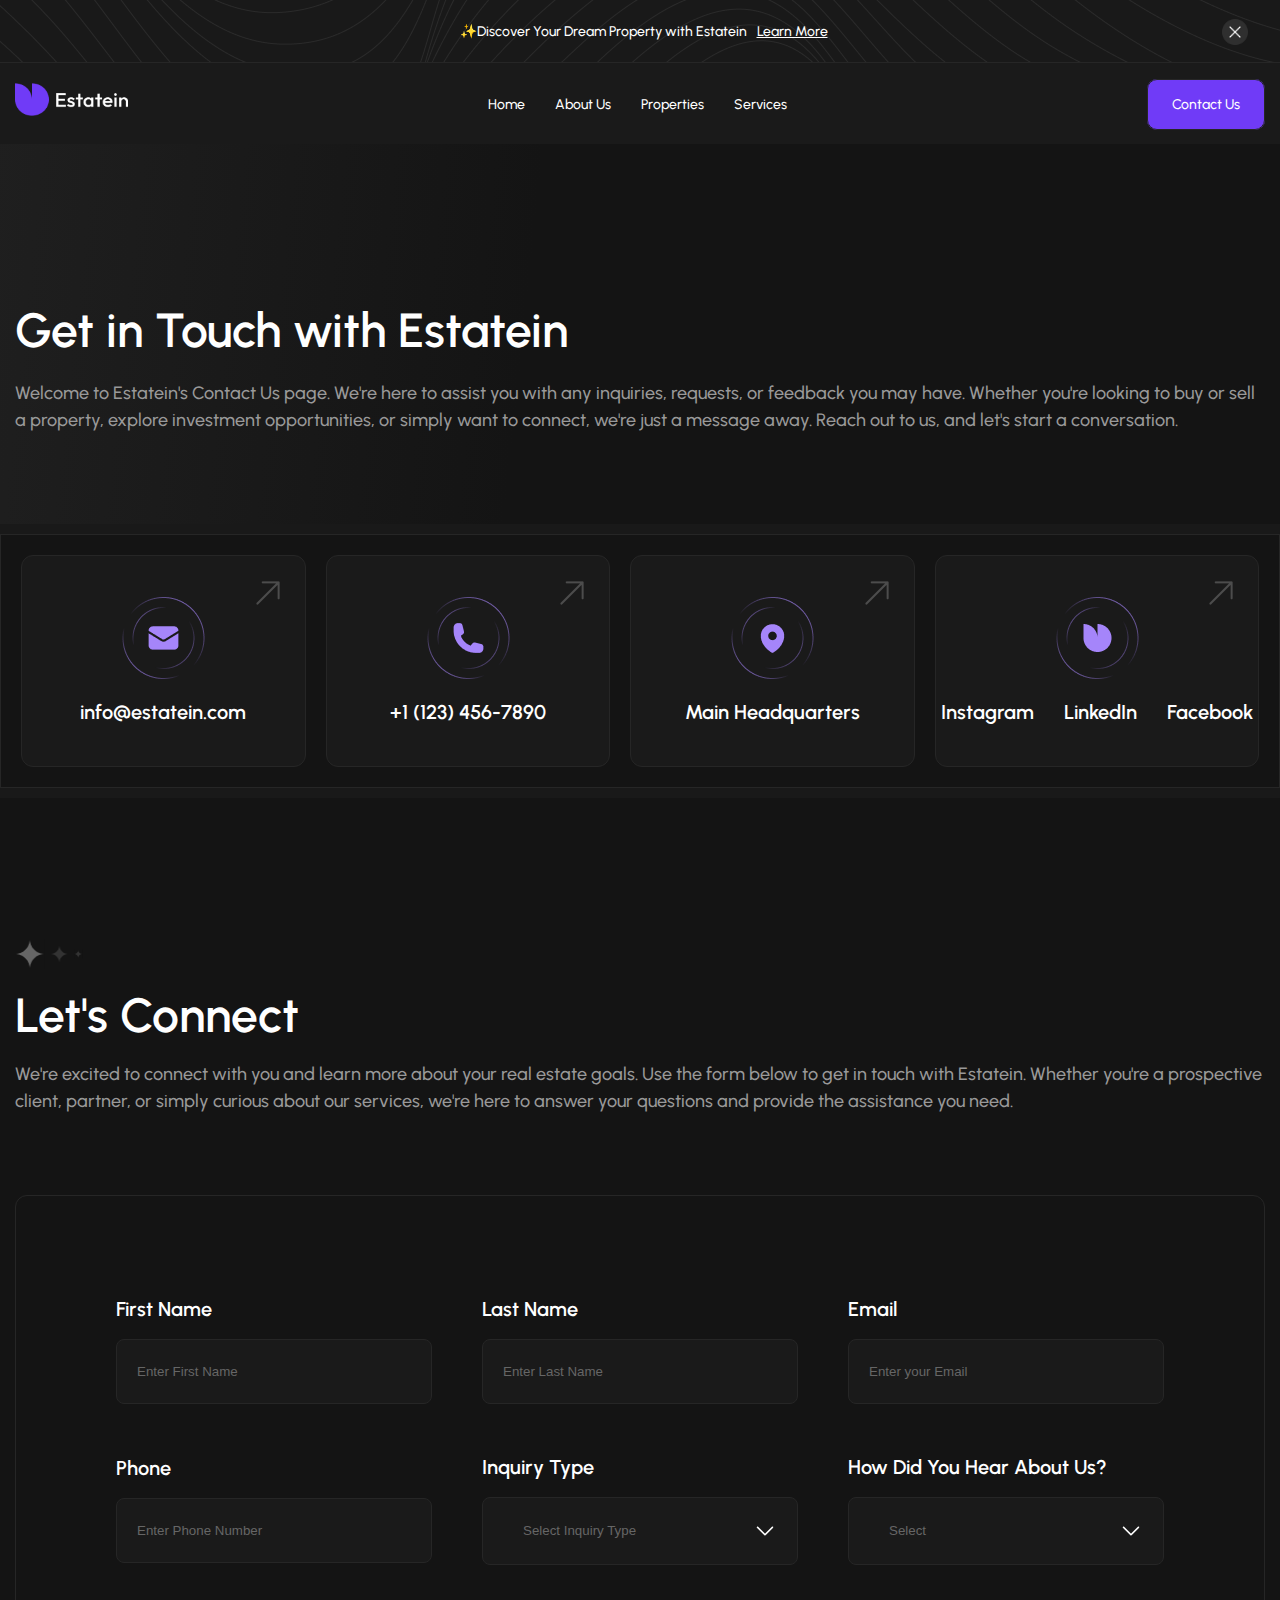
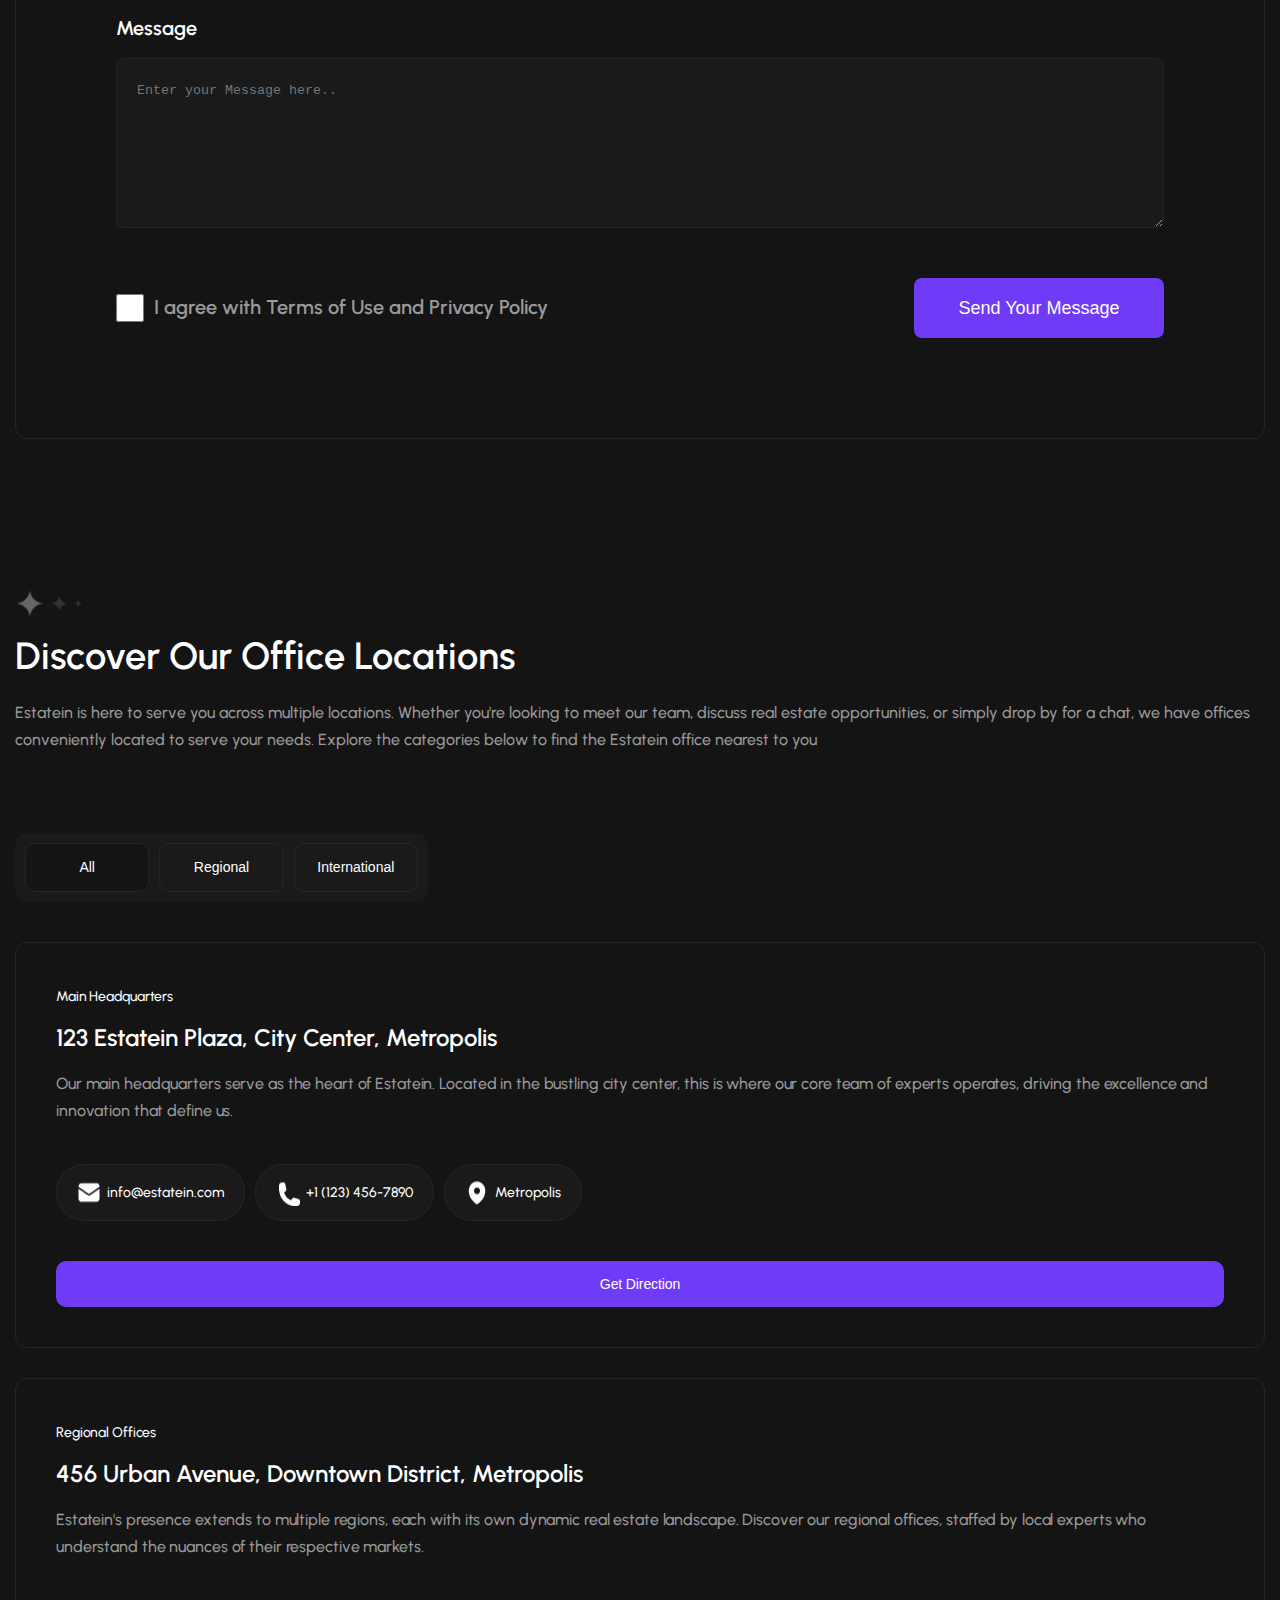
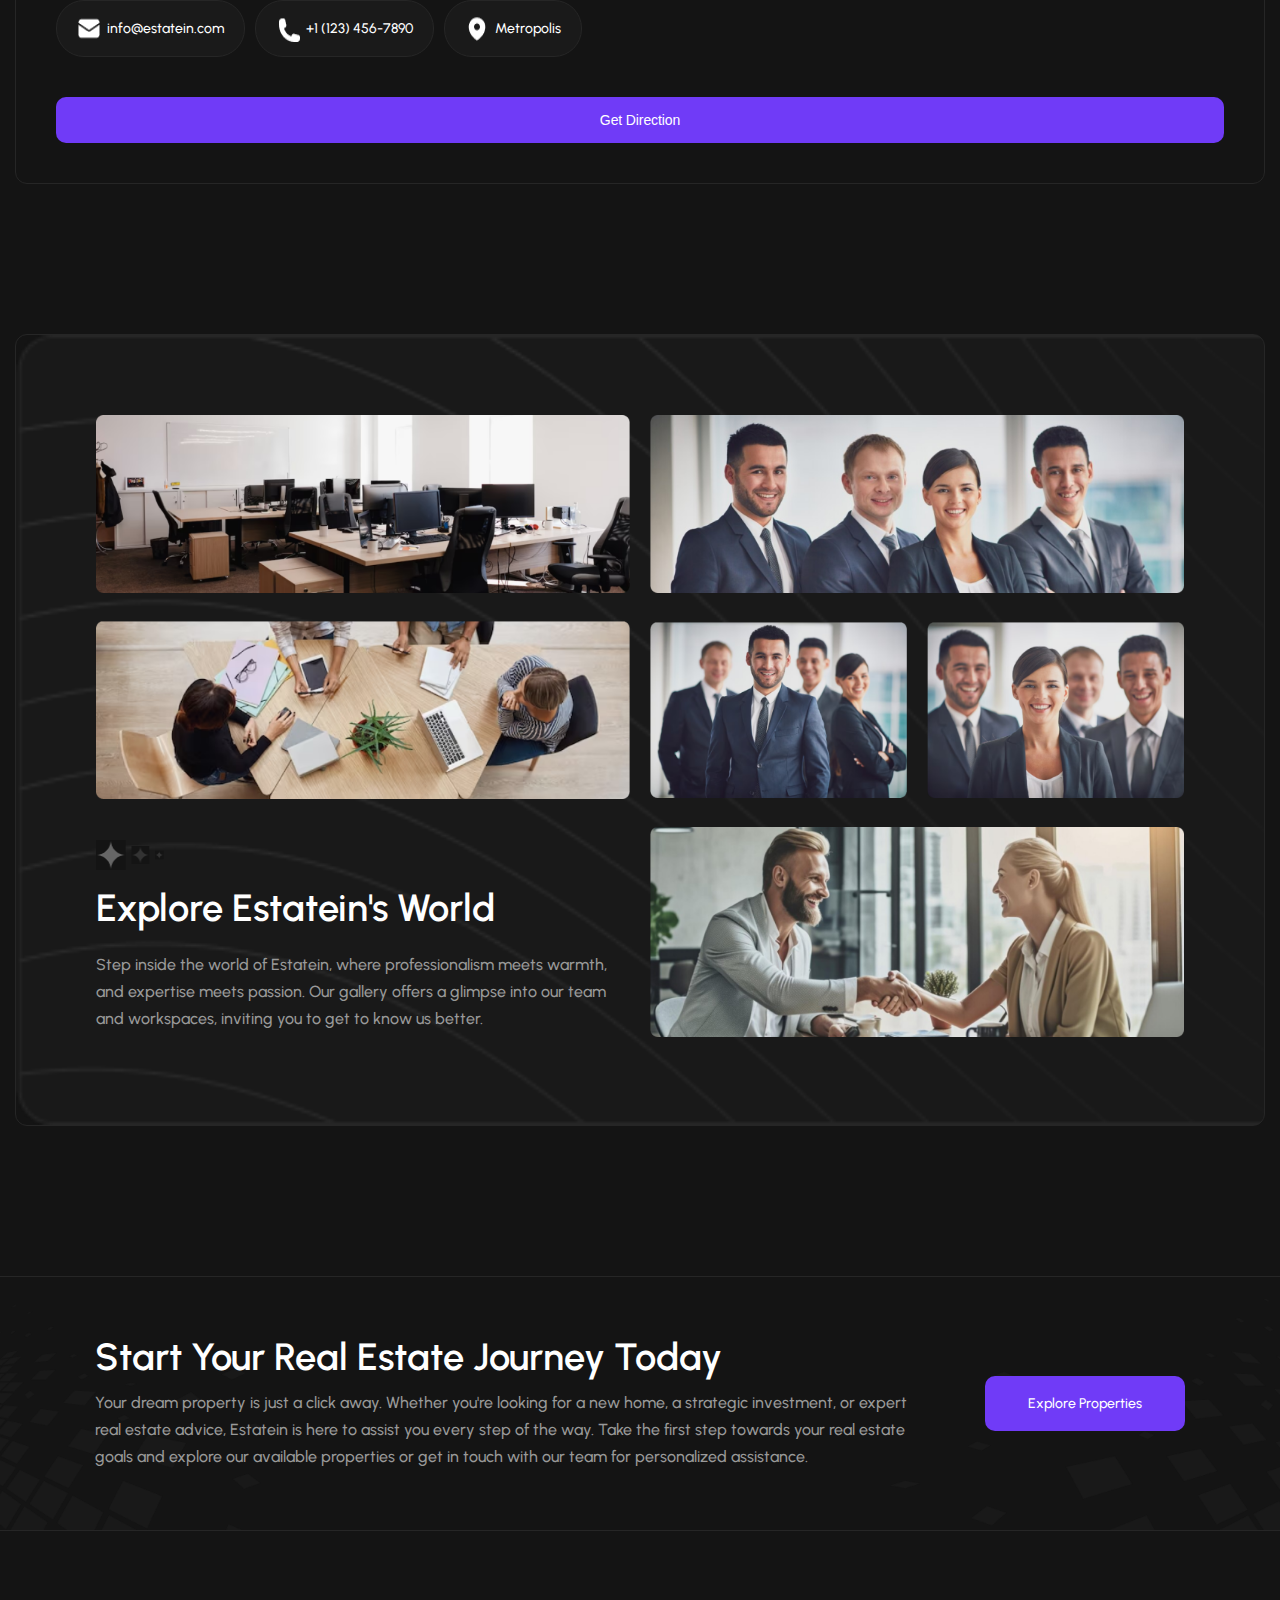
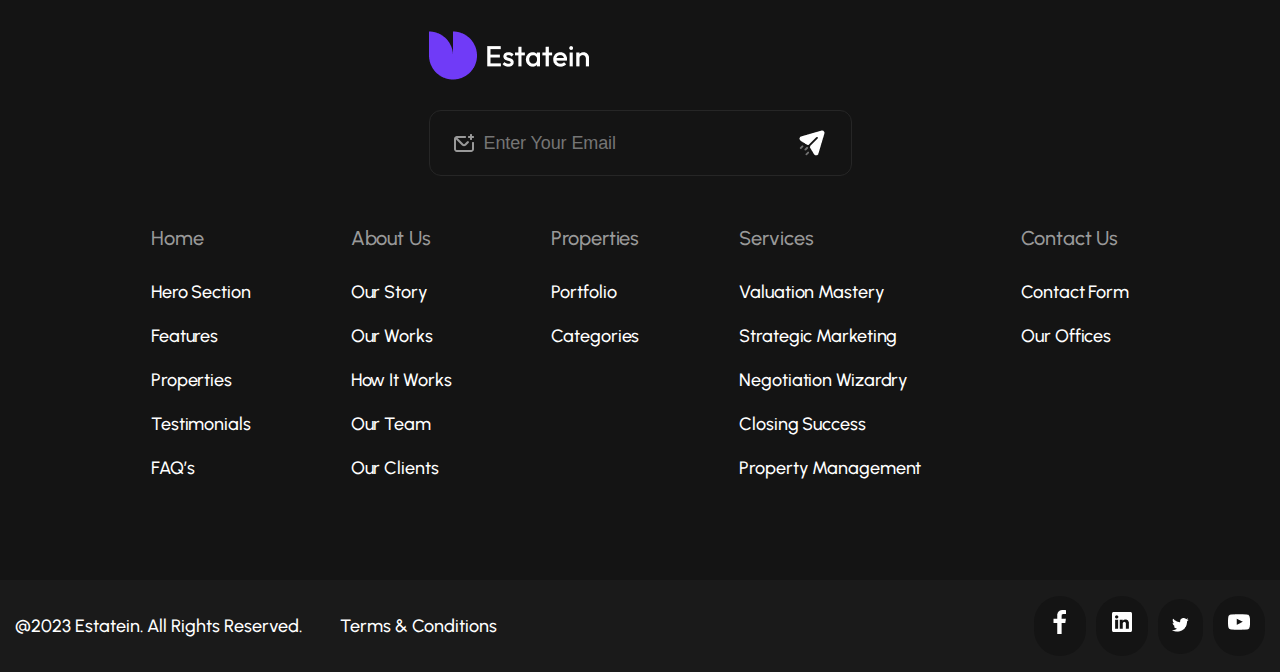
<file: page/contact.html>
<!DOCTYPE html>
<html lang="en">

<head>
    <meta charset="UTF-8">
    <meta name="viewport" content="width=device-width, initial-scale=1.0">
    <link rel="stylesheet" href="../main.css">
    <link rel="stylesheet" href="../style/contact.css">
    <!-- font -->
    <link rel="preconnect" href="https://fonts.googleapis.com">
    <link rel="preconnect" href="https://fonts.gstatic.com" crossorigin>
    <link href="https://fonts.googleapis.com/css2?family=Urbanist:wght@500;600;700&display=swap" rel="stylesheet">
    <!-- font end -->
    <title>Document</title>
</head>

<body>
    <header>
        <div class="header__top" id="headerTop">
            <div class="header__top_text">
                <p>✨Discover Your Dream Property with Estatein</p>
                <a href="./property_details.html">Learn More</a>
            </div>
            <img id="headerTop_exit" src="../images/icon/exit_icon.png" alt="">
        </div>
        <section class="header">
            <div class="container">
                <div class="header__inner">
                    <div class="header__logo">
                        <a title="logo" href="/">
                            <img src="../images/home-images/Logo.png" alt="">
                        </a>
                    </div>
                    <nav class="menu" id="menu">
                        <ul class="menu__list">
                            <li class="menu__item"><a href="../index.html" class="menu__link">Home</a></li>
                            <li class="menu__item"><a href="./about.html" class="menu__link">About Us</a></li>
                            <li class="menu__item"><a href="./properties.html" class="menu__link">Properties</a>
                            </li>
                            <li class="menu__item"><a href="./services.html" class="menu__link">Services</a></li>
                        </ul>
                        <div class="header__button">
                            <a class="header__button_link active" href="./contact.html">Contact Us</a>
                        </div>
                    </nav>
                    <div class="header__burger_btn" id="burgerBtn">
                        <img src="../images/icon/burger_menu_icon.png" alt="">
                    </div>
                </div>
            </div>
        </section>
    </header>
    <main>
        <section class="hero">
            <div class="container">
                <div class="hero__inner">
                    <h1 class="hero__title">Get in Touch with Estatein</h1>
                    <p class="hero__text">Welcome to Estatein's Contact Us page. We're here to assist you with any
                        inquiries, requests, or feedback you may have. Whether you're looking to buy or sell a property,
                        explore investment opportunities, or simply want to connect, we're just a message away. Reach
                        out to us, and let's start a conversation.</p>
                </div>
            </div>
            <div class="hero__container">
                <div class="hero__bottom">
                    <div class="hero__component">
                        <div class="hero__component_item">
                            <img class="arrow" src="../images/icon/up_right_Icon.png" alt="">
                            <img class="main_img" src="../images/icon/contact_eamil_icon.png" alt="">
                            <h1 class="hero__component_title">info@estatein.com</h1>
                        </div>
                        <div class="hero__component_item">
                            <img class="arrow" src="../images/icon/up_right_Icon.png" alt="">
                            <img class="main_img" src="../images/icon/contact_mobile_icon.png" alt="">
                            <h1 class="hero__component_title">+1 (123) 456-7890</h1>
                        </div>
                        <div class="hero__component_item">
                            <img class="arrow" src="../images/icon/up_right_Icon.png" alt="">
                            <img class="main_img" src="../images/icon/conact_location_icon.png" alt="">
                            <h1 class="hero__component_title">Main Headquarters</h1>
                        </div>
                        <div class="hero__component_item">
                            <img class="arrow" src="../images/icon/up_right_Icon.png" alt="">
                            <img class="main_img" src="../images/icon/contact_media_icon.png" alt="">
                            <div class="hero__component_title">
                                <p>Instagram</p>
                                <p>LinkedIn</p>
                                <p>Facebook</p>
                            </div>
                        </div>
                    </div>
                </div>
            </div>
        </section>
        <section class="connect">
            <div class="container">
                <div class="connect__inner">
                    <div class="connect__top">
                        <img src="../images/icon/starts_icon.png" alt="">
                        <h1 class="connect__top_title">Let's Connect</h1>
                        <p class="connect__top_text">We're excited to connect with you and learn more about your real
                            estate goals. Use the form below to get in touch with Estatein. Whether you're a prospective
                            client, partner, or simply curious about our services, we're here to answer your questions
                            and provide the assistance you need.</p>
                    </div>
                    <div class="connect__bottom">
                        <div class="connect__bottom_box">
                            <div class="connect__bottom_box_item">
                                <label>First Name</label>
                                <input type="text" placeholder="Enter First Name">
                            </div>
                            <div class="connect__bottom_box_item">
                                <label>Last Name</label>
                                <input type="text" placeholder="Enter Last Name">
                            </div>
                            <div class="connect__bottom_box_item">
                                <label>Email</label>
                                <input type="text" placeholder="Enter your Email">
                            </div>
                        </div>
                        <div class="connect__bottom_box">
                            <div class="connect__bottom_box_item">
                                <label>Phone</label>
                                <input type="text" placeholder="Enter Phone Number">
                            </div>
                            <div class="connect__bottom_box_item">
                                <label>Inquiry Type</label>
                                <div class="connect__bottom_box_item_input">
                                    <input type="text" placeholder="Select Inquiry Type">
                                    <img src="../images/icon/arrow_down_icon.png" alt="">
                                </div>
                            </div>
                            <div class="connect__bottom_box_item">
                                <label>How Did You Hear About Us?</label>
                                <div class="connect__bottom_box_item_input">
                                    <input type="text" placeholder="Select">
                                    <img src="../images/icon/arrow_down_icon.png" alt="">
                                </div>
                            </div>
                        </div>
                        <div class="connect__bottom_message">
                            <label>Message</label>
                            <textarea cols="30" rows="10" placeholder="Enter your Message here.."></textarea>
                        </div>
                        <div class="connect__bottom_footer">
                            <div class="connect__bottom_box_left">
                                <input type="checkbox" title="m">
                                <label for="">I agree with Terms of Use and Privacy Policy</label>
                            </div>
                            <button class="connect__bottom_box_button" type="button">Send Your Message</button>
                        </div>
                    </div>
                </div>
            </div>
        </section>
        <section class="location">
            <div class="container">
                <div class="location__inner">
                    <div class="location__top">
                        <img src="../images/icon/starts_icon.png" alt="">
                        <h1 class="location__top_title">Discover Our Office Locations</h1>
                        <p class="location__top_text">Estatein is here to serve you across multiple locations. Whether
                            you're looking to meet our team, discuss real estate opportunities, or simply drop by for a
                            chat, we have offices conveniently located to serve your needs. Explore the categories below
                            to find the Estatein office nearest to you</p>
                        <div class="location__top_category">
                            <button class="active" type="button">All</button>
                            <button type="button">Regional</button>
                            <button type="button">International</button>
                        </div>
                    </div>
                    <div class="location__bottom">
                        <div class="location__bottom_content">
                            <p class="location__bottom_content_text">Main Headquarters</p>
                            <h1 class="location__bottom_content_title">123 Estatein Plaza, City Center, Metropolis</h1>
                            <p class="location__bottom_content_desc">Our main headquarters serve as the heart of
                                Estatein. Located in the bustling city center, this is where our core team of experts
                                operates, driving the excellence and innovation that define us.</p>
                            <div class="location__bottom_content_contact">
                                <p><img src="../images/icon/location_eamil_icon.png" alt="">info@estatein.com</p>
                                <p><img src="../images/icon/location_mobile_icon.png" alt="">+1 (123) 456-7890</p>
                                <p><img src="../images/icon/location_location_icon.png" alt="">Metropolis</p>
                            </div>
                            <button class="location__bottom_content_button" type="button">Get Direction</button>
                        </div>
                        <div class="location__bottom_content">
                            <p class="location__bottom_content_text">Regional Offices</p>
                            <h1 class="location__bottom_content_title">456 Urban Avenue, Downtown District, Metropolis
                            </h1>
                            <p class="location__bottom_content_desc">Estatein's presence extends to multiple regions,
                                each with its own dynamic real estate landscape. Discover our regional offices, staffed
                                by local experts who understand the nuances of their respective markets.</p>
                            <div class="location__bottom_content_contact">
                                <p><img src="../images/icon/location_eamil_icon.png" alt="">info@estatein.com</p>
                                <p><img src="../images/icon/location_mobile_icon.png" alt="">+1 (123) 456-7890</p>
                                <p><img src="../images/icon/location_location_icon.png" alt="">Metropolis</p>
                            </div>
                            <button class="location__bottom_content_button" type="button">Get Direction</button>
                        </div>
                    </div>
                </div>
            </div>
        </section>
        <section class="world">
            <div class="container">
                <div class="world__inner">
                    <div class="world__top">
                        <div class="img">
                            <img src="../images/contact-images/contact_world_img1.png" alt="">
                        </div>
                        <div class="img">
                            <img src="../images/contact-images/contact_world_img2.png" alt="">
                        </div>
                    </div>
                    <div class="world__center">
                        <div class="img">
                            <img src="../images/contact-images/contact_world_img3.png" alt="">
                        </div>
                        <div class="world__center_right">
                            <div class="img">
                                <img src="../images/contact-images/contact_world_img4.png" alt="">
                            </div>
                            <div class="img">
                                <img src="../images/contact-images/contact_world_img6.png" alt="">
                            </div>
                        </div>
                    </div>
                    <div class="world__bottom">
                        <div class="world__bottom_left">
                            <img src="../images/icon/starts_icon.png" alt="">
                            <h1 class="world__bottom_left_title">Explore Estatein's World</h1>
                            <p class="world__bottom_left_text">Step inside the world of Estatein, where professionalism
                                meets warmth, and expertise meets passion. Our gallery offers a glimpse into our team
                                and workspaces, inviting you to get to know us better.</p>
                        </div>
                        <div class="img">
                            <img src="../images/contact-images/contact_world_img7.png" alt="">
                        </div>
                    </div>
                </div>
            </div>
        </section>
    </main>
    <footer class="footerMain">
        <section class="Journey">
            <div class="container">
                <div class="Journey__inner">
                    <div class="journey__left">
                        <h1>Start Your Real Estate Journey Today</h1>
                        <p>Your dream property is just a click away. Whether you're looking for a new home, a
                            strategic
                            investment, or expert real estate advice, Estatein is here to assist you every step of
                            the
                            way. Take the first step towards your real estate goals and explore our available
                            properties
                            or get in touch with our team for personalized assistance.</p>
                    </div>
                    <div class="journey__right">
                        <a href="#">Explore Properties</a>
                    </div>
                </div>
            </div>
        </section>
        <section class="footer">
            <div class="container">
                <div class="footer__inner">
                    <div class="footer__left">
                        <img class="logo" src="../images/home-images/Logo.png" alt="">
                        <div class="footer__left_email">
                            <img src="../images/icon/footer_eamil_icon.png" alt="">
                            <input type="email" title="email" placeholder="Enter Your Email">
                            <img src="../images/icon/send_icon.png" alt="">
                        </div>
                    </div>
                    <div class="footer__right">
                        <div class="footer__right_item">
                            <p class="main">Home</p>
                            <p>Hero Section</p>
                            <p>Features</p>
                            <p>Properties</p>
                            <p>Testimonials</p>
                            <p>FAQ’s</p>
                        </div>
                        <div class="footer__right_item">
                            <p class="main">About Us</p>
                            <p>Our Story</p>
                            <p>Our Works</p>
                            <p>How It Works</p>
                            <p>Our Team</p>
                            <p>Our Clients</p>
                        </div>
                        <div class="footer__right_item">
                            <p class="main">Properties</p>
                            <p>Portfolio</p>
                            <p>Categories</p>
                        </div>
                        <div class="footer__right_item">
                            <p class="main">Services</p>
                            <p>Valuation Mastery</p>
                            <p>Strategic Marketing</p>
                            <p>Negotiation Wizardry</p>
                            <p>Closing Success</p>
                            <p>Property Management</p>
                        </div>
                        <div class="footer__right_item">
                            <p class="main">Contact Us</p>
                            <p>Contact Form</p>
                            <p>Our Offices</p>
                        </div>
                    </div>
                </div>
            </div>
        </section>
        <section class="footer__socialMedia">
            <div class="container">
                <div class="footer__socialMedia_inner">
                    <div class="footer__socialMedia_left">
                        <p>@2023 Estatein. All Rights Reserved.</p>
                        <p>Terms & Conditions</p>
                    </div>
                    <div class="footer__socialMedia_right">
                        <a title="link" href="#"><img src="../images/icon/fb_icon.png" alt=""></a>
                        <a title="link" href="#"><img src="../images/icon/in_icon.png" alt=""></a>
                        <a title="link" href="#"><img src="../images/icon/sw_icon.png" alt=""></a>
                        <a title="link" href="#"><img src="../images/icon/yt_icon.png" alt=""></a>
                    </div>
                </div>
            </div>
        </section>
    </footer>
</body>
<script src="../main.js"></script>

</html>
</file>
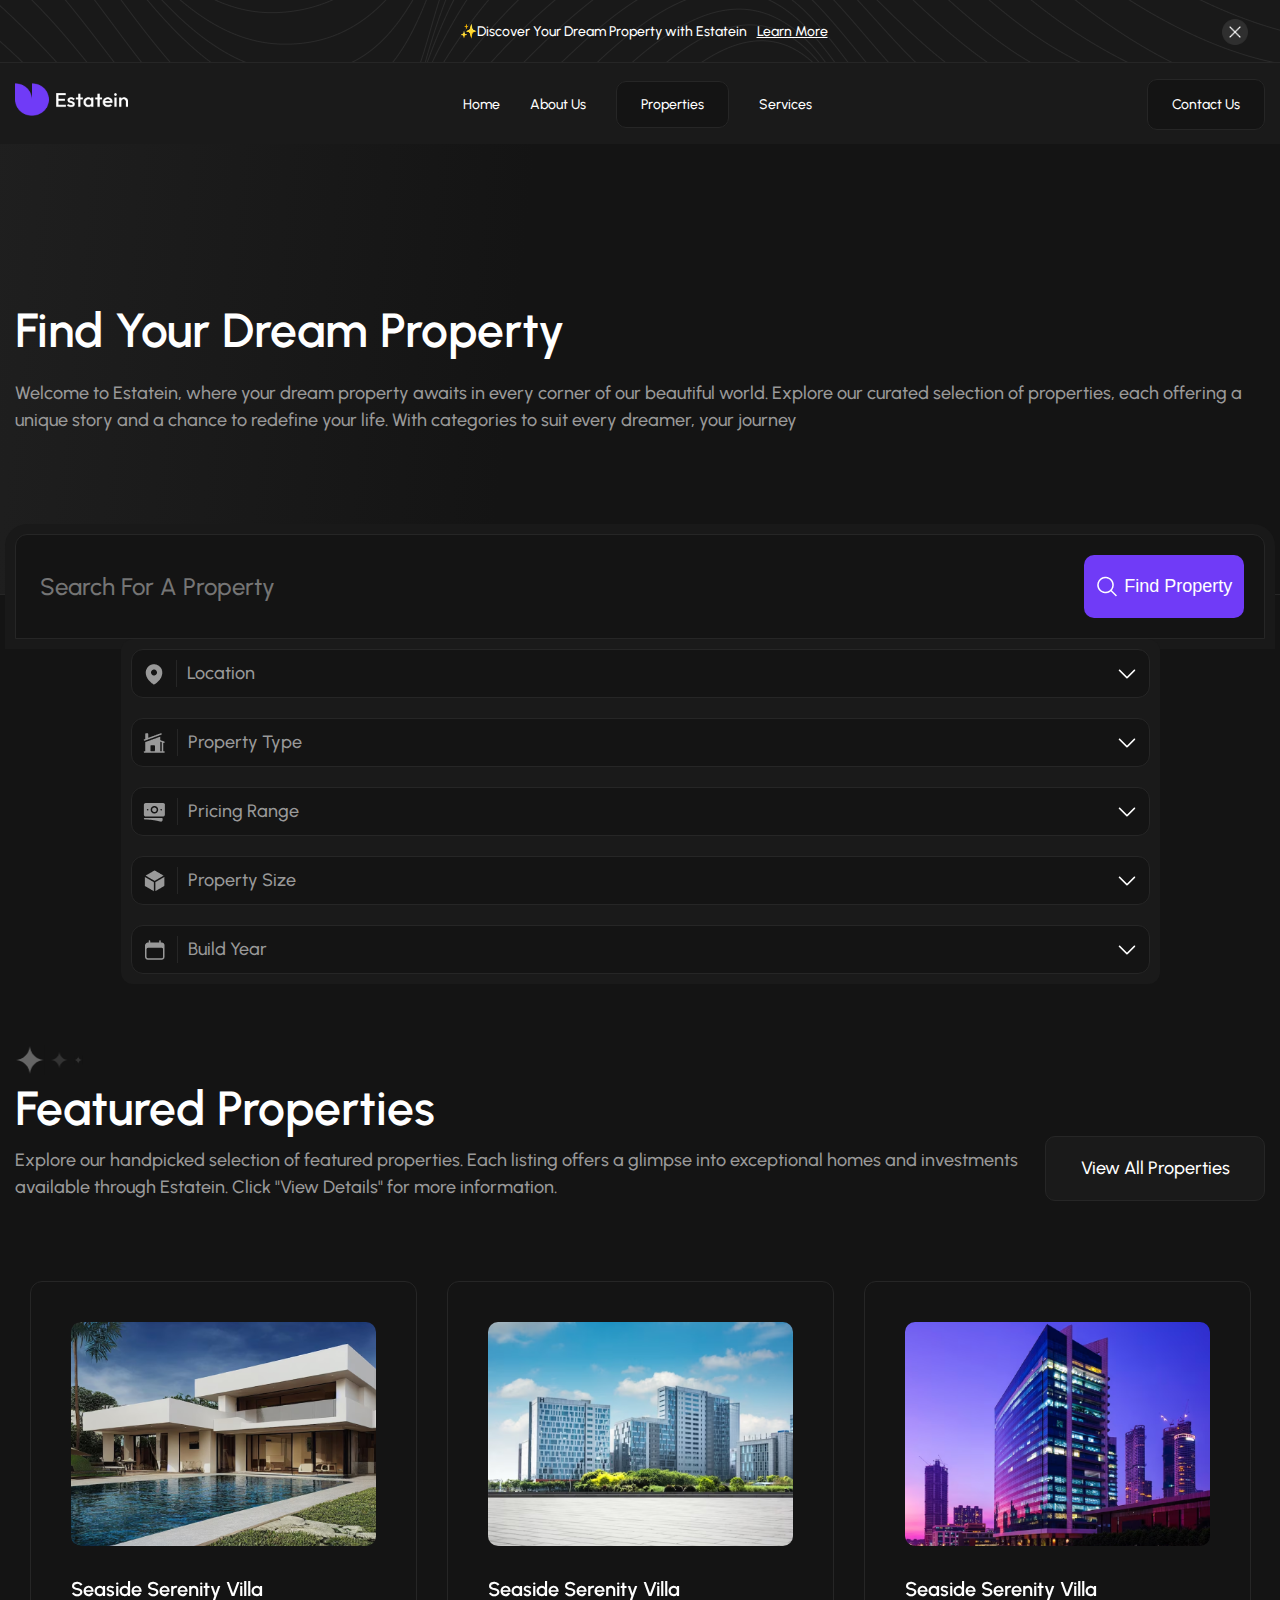
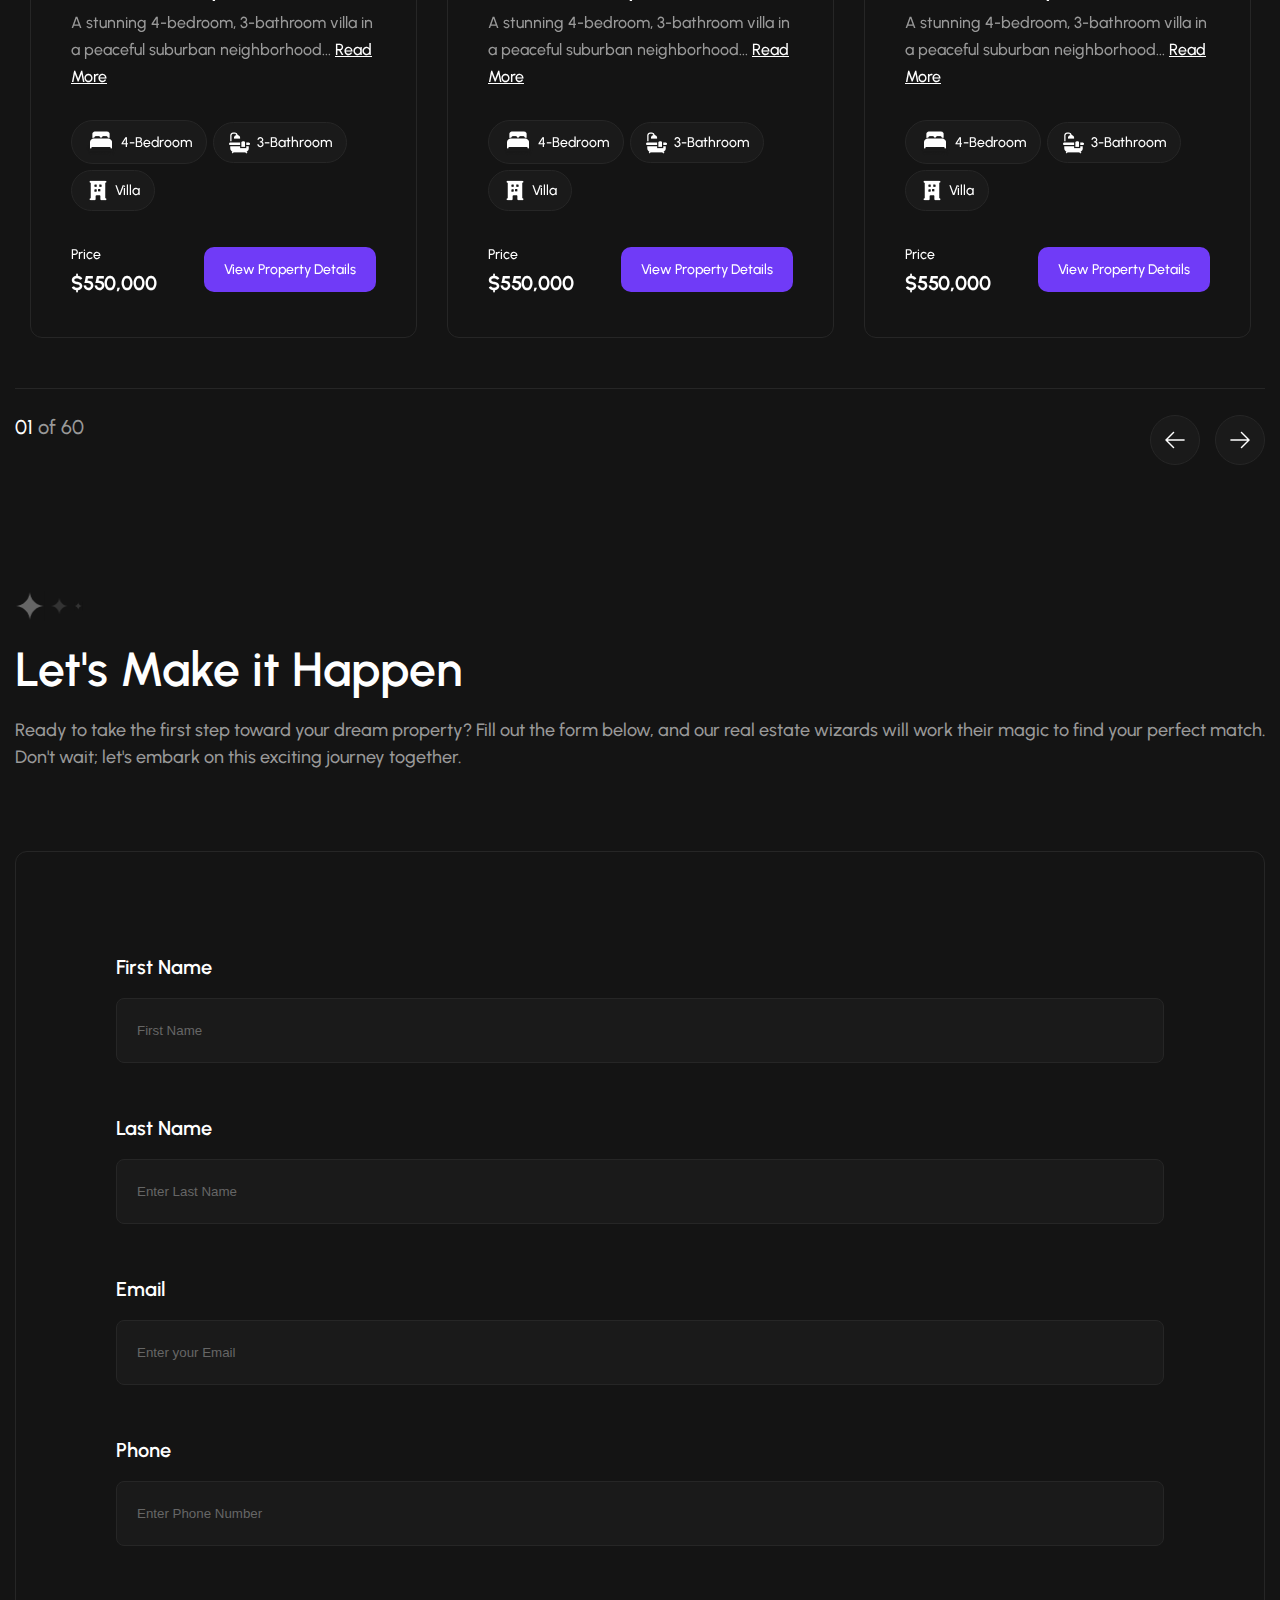
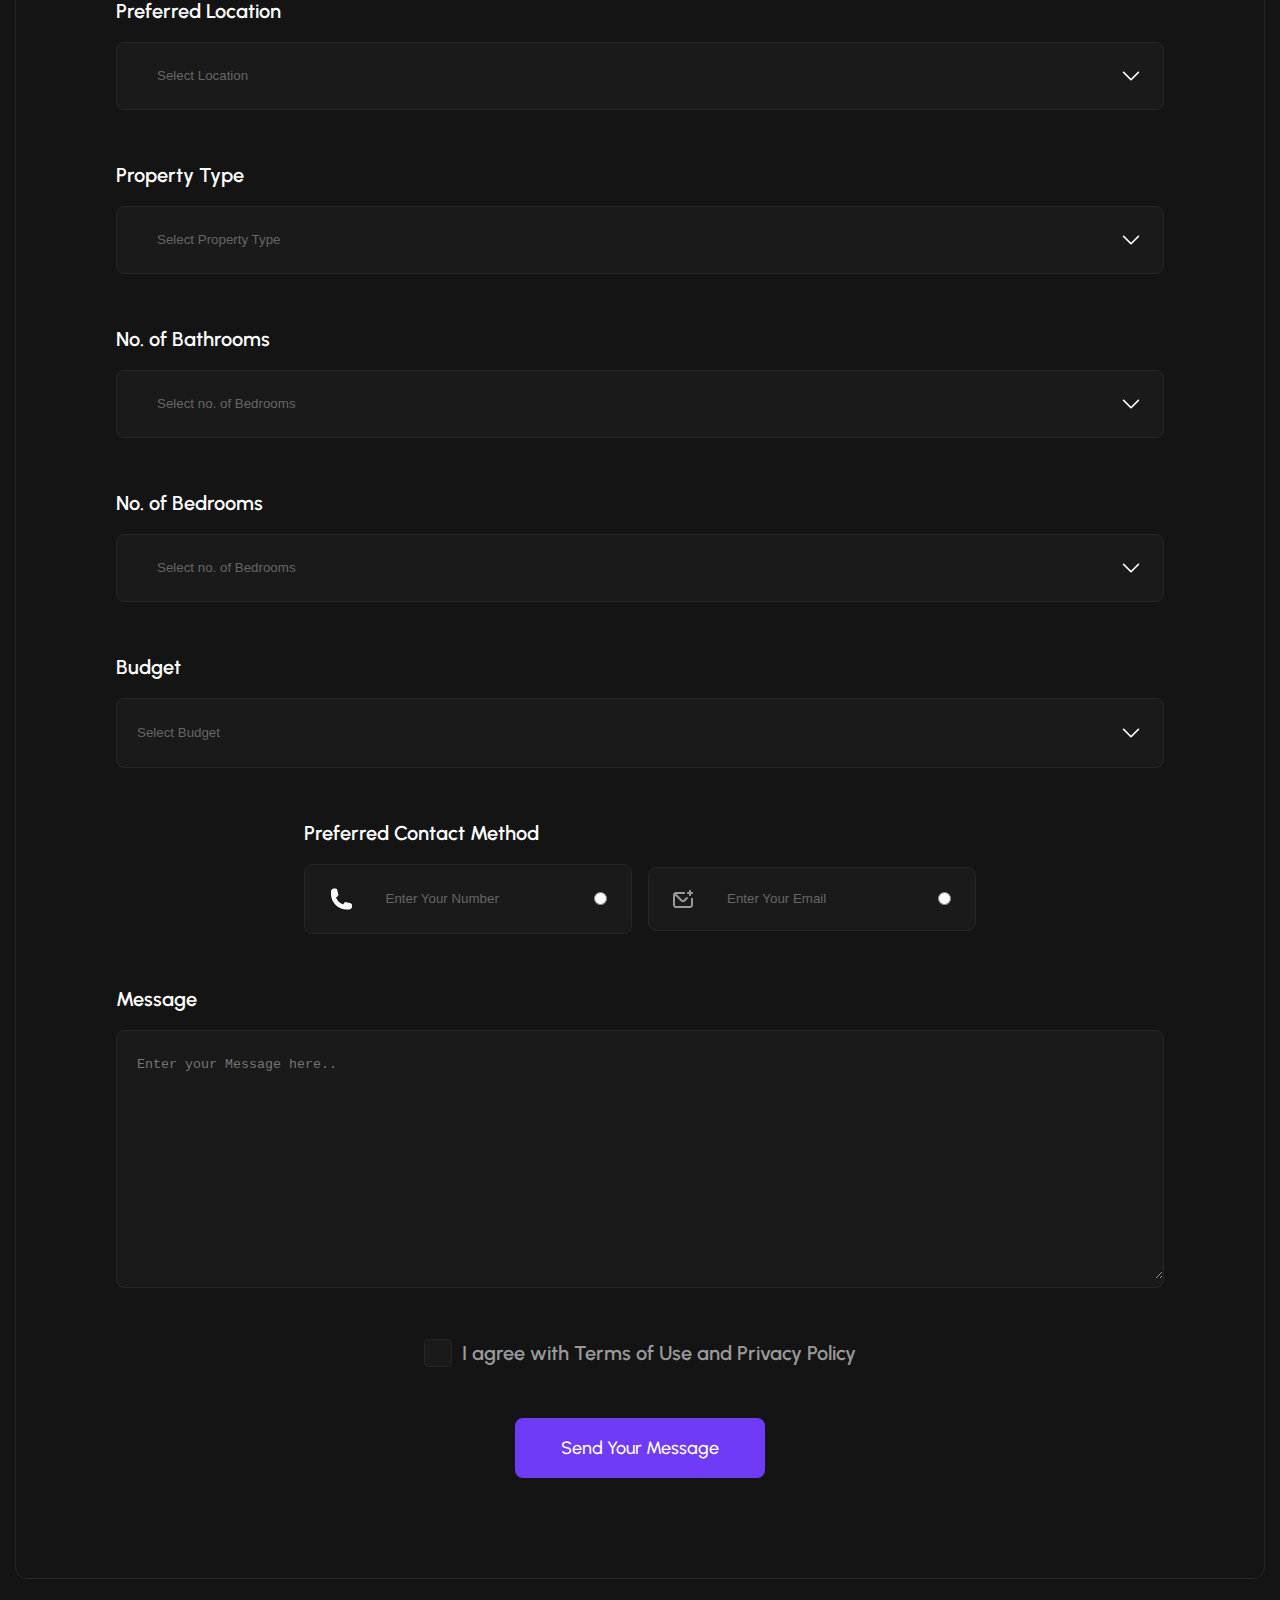
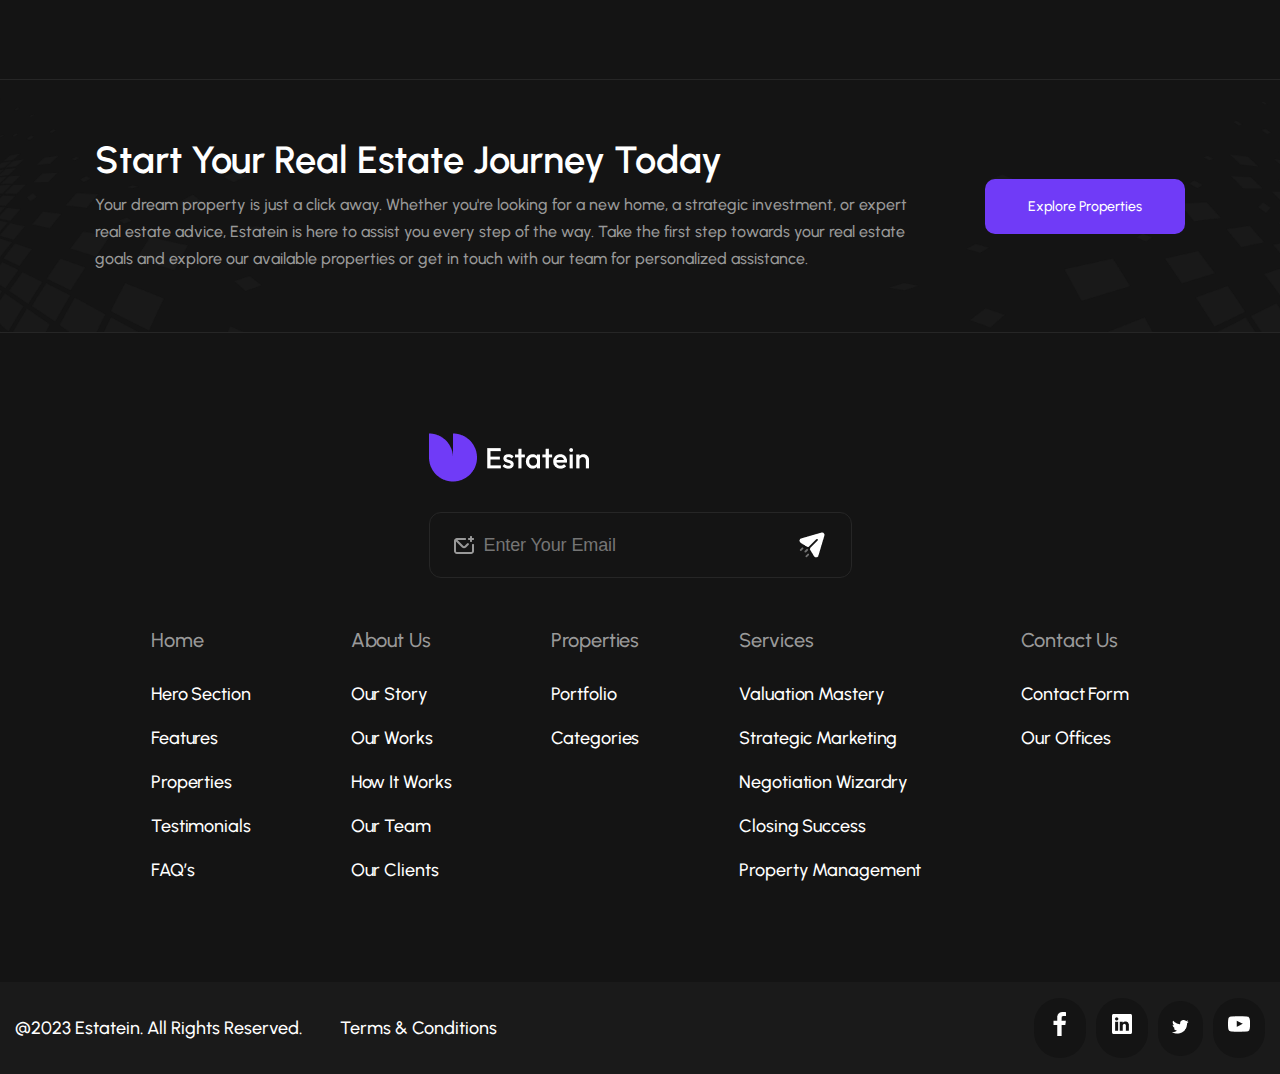
<file: page/properties.html>
<!DOCTYPE html>
<html lang="en">

<head>
    <meta charset="UTF-8">
    <meta name="viewport" content="width=device-width, initial-scale=1.0">
    <!-- slider -->
    <link rel="stylesheet" href="../slider/slick.css">
    <!--  -->
    <link rel="stylesheet" href="../style/propertis.css">
    <link rel="stylesheet" href="../main.css">
    <!-- font -->
    <link rel="preconnect" href="https://fonts.googleapis.com">
    <link rel="preconnect" href="https://fonts.gstatic.com" crossorigin>
    <link href="https://fonts.googleapis.com/css2?family=Urbanist:wght@500;600;700&display=swap" rel="stylesheet">
    <!-- font end -->
    <title>Document</title>
</head>

<body>
    <header>
        <div class="header__top" id="headerTop">
            <div class="header__top_text">
                <p>✨Discover Your Dream Property with Estatein</p>
                <a href="./property_details.html">Learn More</a>
            </div>
            <img id="headerTop_exit" src="../images/icon/exit_icon.png" alt="">
        </div>
        <section class="header">
            <div class="container">
                <div class="header__inner">
                    <div class="header__logo">
                        <a title="logo" href="/">
                            <img src="../images/home-images/Logo.png" alt="">
                        </a>
                    </div>
                    <nav class="menu" id="menu">
                        <ul class="menu__list">
                            <li class="menu__item"><a href="../index.html" class="menu__link">Home</a></li>
                            <li class="menu__item"><a href="./about.html" class="menu__link">About Us</a></li>
                            <li class="menu__item"><a href="./properties.html" class="menu__link active">Properties</a>
                            </li>
                            <li class="menu__item"><a href="./services.html" class="menu__link">Services</a></li>
                        </ul>
                        <div class="header__button">
                            <a class="header__button_link" href="./contact.html">Contact Us</a>
                        </div>
                    </nav>
                    <div class="header__burger_btn" id="burgerBtn">
                        <img src="../images/icon/burger_menu_icon.png" alt="">
                    </div>
                </div>
            </div>
        </section>
    </header>
    <main>
        <section class="hero">
            <div class="container">
                <div class="hero__inner">
                    <h1>Find Your Dream Property</h1>
                    <p>Welcome to Estatein, where your dream property awaits in every corner of our beautiful world.
                        Explore our curated selection of properties, each offering a unique story and a chance to
                        redefine your life. With categories to suit every dreamer, your journey </p>
                    <div class="hero__filterBar">
                        <div class="hero__filterBar_searchBox">
                            <input type="text" placeholder="Search For A Property">
                            <button type="button"><img src="../images/icon/search_icon.png" alt=""> Find
                                Property</button>
                        </div>
                        <div class="hero__filterBar_content">
                            <div class="hero__filterBar_content_item">
                                <div class="hero__filterBar_content_item_left">
                                    <img src="../images/icon/Location_icon.png" alt="">
                                    <hr>
                                    <p>Location</p>
                                </div>
                                <img src="../images/icon/arrow_down_icon.png" alt="">
                            </div>
                            <div class="hero__filterBar_content_item">
                                <div class="hero__filterBar_content_item_left">
                                    <img src="../images/icon/Property_Type_icon.png" alt="">
                                    <hr>
                                    <p>Property Type</p>
                                </div>
                                <img src="../images/icon/arrow_down_icon.png" alt="">
                            </div>
                            <div class="hero__filterBar_content_item">
                                <div class="hero__filterBar_content_item_left">
                                    <img src="../images/icon/Pricing_Range_icon.png" alt="">
                                    <hr>
                                    <p>Pricing Range</p>
                                </div>
                                <img src="../images/icon/arrow_down_icon.png" alt="">
                            </div>
                            <div class="hero__filterBar_content_item">
                                <div class="hero__filterBar_content_item_left">
                                    <img src="../images/icon/Property_Size_icon.png" alt="">
                                    <hr>
                                    <p>Property Size</p>
                                </div>
                                <img src="../images/icon/arrow_down_icon.png" alt="">
                            </div>
                            <div class="hero__filterBar_content_item">
                                <div class="hero__filterBar_content_item_left">
                                    <img src="../images/icon/Build_Year_icon.png" alt="">
                                    <hr>
                                    <p>Build Year</p>
                                </div>
                                <img src="../images/icon/arrow_down_icon.png" alt="">
                            </div>
                        </div>
                    </div>
                </div>
            </div>
        </section>
        <section class="feature feature">
            <div class="container">
                <div class="feature__inner">
                    <div class="feature__top">
                        <div class="feature__top_left">
                            <img src="../images/icon/starts_icon.png" alt="">
                            <h1 class="feature__top_left_title">Featured Properties</h1>
                            <p class="feature__top_left_text">Explore our handpicked selection of featured properties.
                                Each listing offers a glimpse into exceptional homes and investments available through
                                Estatein. Click "View Details" for more information.</p>
                        </div>
                        <div class="feature__top_right">
                            <a class="feature__top_right_link" href="../page/properties.html">View All Properties</a>
                        </div>
                    </div>
                    <div class="feature__slider">
                        <div class="feature__slider_item">
                            <img class="main_img" src="../images/home-images/Featured_img1.png" alt="">
                            <h1 class="feature__slider_item_title">Seaside Serenity Villa</h1>
                            <p class="feature__slider_item_desc">A stunning 4-bedroom, 3-bathroom villa in a peaceful
                                suburban neighborhood... <a class="feature__slider_item_link" href="#">Read More</a></p>
                            <div class="feature__slider_item_category">
                                <div class="feature__slider_item_category_comp">
                                    <img src="../images/icon/bedroom_icon.png" alt="">
                                    <p>4-Bedroom</p>
                                </div>
                                <div class="feature__slider_item_category_comp">
                                    <img src="../images/icon/Bathroom_icon.png" alt="">
                                    <p>3-Bathroom</p>
                                </div>
                                <div class="feature__slider_item_category_comp">
                                    <img src="../images/icon/Villa_icon.png" alt="">
                                    <p>Villa</p>
                                </div>
                            </div>
                            <div class="feature__slider_item_footer">
                                <div class="feature__slider_item_price">
                                    <p>Price</p>
                                    <h1>$550,000</h1>
                                </div>
                                <div class="feature__slider_item_button">
                                    <a href="#">View Property Details</a>
                                </div>
                            </div>
                        </div>
                        <div class="feature__slider_item">
                            <img class="main_img" src="../images/home-images/Featured_img2.png" alt="">
                            <h1 class="feature__slider_item_title">Seaside Serenity Villa</h1>
                            <p class="feature__slider_item_desc">A stunning 4-bedroom, 3-bathroom villa in a peaceful
                                suburban neighborhood... <a class="feature__slider_item_link" href="#">Read More</a></p>
                            <div class="feature__slider_item_category">
                                <div class="feature__slider_item_category_comp">
                                    <img src="../images/icon/bedroom_icon.png" alt="">
                                    <p>4-Bedroom</p>
                                </div>
                                <div class="feature__slider_item_category_comp">
                                    <img src="../images/icon/Bathroom_icon.png" alt="">
                                    <p>3-Bathroom</p>
                                </div>
                                <div class="feature__slider_item_category_comp">
                                    <img src="../images/icon/Villa_icon.png" alt="">
                                    <p>Villa</p>
                                </div>
                            </div>
                            <div class="feature__slider_item_footer">
                                <div class="feature__slider_item_price">
                                    <p>Price</p>
                                    <h1>$550,000</h1>
                                </div>
                                <div class="feature__slider_item_button">
                                    <a href="#">View Property Details</a>
                                </div>
                            </div>
                        </div>
                        <div class="feature__slider_item">
                            <img class="main_img" src="../images/home-images/Featured_img3.png" alt="">
                            <h1 class="feature__slider_item_title">Seaside Serenity Villa</h1>
                            <p class="feature__slider_item_desc">A stunning 4-bedroom, 3-bathroom villa in a peaceful
                                suburban neighborhood... <a class="feature__slider_item_link" href="#">Read More</a></p>
                            <div class="feature__slider_item_category">
                                <div class="feature__slider_item_category_comp">
                                    <img src="../images/icon/bedroom_icon.png" alt="">
                                    <p>4-Bedroom</p>
                                </div>
                                <div class="feature__slider_item_category_comp">
                                    <img src="../images/icon/Bathroom_icon.png" alt="">
                                    <p>3-Bathroom</p>
                                </div>
                                <div class="feature__slider_item_category_comp">
                                    <img src="../images/icon/Villa_icon.png" alt="">
                                    <p>Villa</p>
                                </div>
                            </div>
                            <div class="feature__slider_item_footer">
                                <div class="feature__slider_item_price">
                                    <p>Price</p>
                                    <h1>$550,000</h1>
                                </div>
                                <div class="feature__slider_item_button">
                                    <a href="#">View Property Details</a>
                                </div>
                            </div>
                        </div>
                        <div class="feature__slider_item">
                            <img class="main_img" src="../images/home-images/Featured_img1.png" alt="">
                            <h1 class="feature__slider_item_title">Seaside Serenity Villa</h1>
                            <p class="feature__slider_item_desc">A stunning 4-bedroom, 3-bathroom villa in a peaceful
                                suburban neighborhood... <a class="feature__slider_item_link" href="#">Read More</a></p>
                            <div class="feature__slider_item_category">
                                <div class="feature__slider_item_category_comp">
                                    <img src="../images/icon/bedroom_icon.png" alt="">
                                    <p>4-Bedroom</p>
                                </div>
                                <div class="feature__slider_item_category_comp">
                                    <img src="../images/icon/Bathroom_icon.png" alt="">
                                    <p>3-Bathroom</p>
                                </div>
                                <div class="feature__slider_item_category_comp">
                                    <img src="../images/icon/Villa_icon.png" alt="">
                                    <p>Villa</p>
                                </div>
                            </div>
                            <div class="feature__slider_item_footer">
                                <div class="feature__slider_item_price">
                                    <p>Price</p>
                                    <h1>$550,000</h1>
                                </div>
                                <div class="feature__slider_item_button">
                                    <a href="#">View Property Details</a>
                                </div>
                            </div>
                        </div>
                        <div class="feature__slider_item">
                            <img class="main_img" src="../images/home-images/Featured_img3.png" alt="">
                            <h1 class="feature__slider_item_title">Seaside Serenity Villa</h1>
                            <p class="feature__slider_item_desc">A stunning 4-bedroom, 3-bathroom villa in a peaceful
                                suburban neighborhood... <a class="feature__slider_item_link" href="#">Read More</a></p>
                            <div class="feature__slider_item_category">
                                <div class="feature__slider_item_category_comp">
                                    <img src="../images/icon/bedroom_icon.png" alt="">
                                    <p>4-Bedroom</p>
                                </div>
                                <div class="feature__slider_item_category_comp">
                                    <img src="../images/icon/Bathroom_icon.png" alt="">
                                    <p>3-Bathroom</p>
                                </div>
                                <div class="feature__slider_item_category_comp">
                                    <img src="../images/icon/Villa_icon.png" alt="">
                                    <p>Villa</p>
                                </div>
                            </div>
                            <div class="feature__slider_item_footer">
                                <div class="feature__slider_item_price">
                                    <p>Price</p>
                                    <h1>$550,000</h1>
                                </div>
                                <div class="feature__slider_item_button">
                                    <a href="#">View Property Details</a>
                                </div>
                            </div>
                        </div>
                    </div>
                    <div class="feature__slider_content">
                        <p>01 <span>of 60</span></p>
                    </div>
                </div>
            </div>
        </section>
        <section class="happen">
            <div class="container">
                <div class="happen__inner">
                    <div class="happen__top">
                        <img src="../images/icon/starts_icon.png" alt="">
                        <h1 class="happen__top_title">Let's Make it Happen</h1>
                        <p class="happen__top_text">Ready to take the first step toward your dream property? Fill out
                            the form below, and our real estate wizards will work their magic to find your perfect
                            match. Don't wait; let's embark on this exciting journey together.</p>
                    </div>
                    <form class="happen__bottom">
                        <div class="happen__bottom_box top">
                            <div class="happen__bottom_box_item">
                                <label>First Name</label>
                                <input title="input" type="text" placeholder="First Name">
                            </div>
                            <div class="happen__bottom_box_item">
                                <label>Last Name</label>
                                <input title="input" type="text" placeholder="Enter Last Name">
                            </div>
                            <div class="happen__bottom_box_item">
                                <label>Email</label>
                                <input title="input" type="text" placeholder="Enter your Email">
                            </div>
                            <div class="happen__bottom_box_item">
                                <label>Phone</label>
                                <input title="input" type="text" placeholder="Enter Phone Number">
                            </div>
                        </div>
                        <div class="happen__bottom_box center">
                            <div class="happen__bottom_box_item">
                                <label>Preferred Location</label>
                                <div class="happen__bottom_box_item_input">
                                    <input title="input" type="text" placeholder="Select Location">
                                    <img src="../images/icon/arrow_down_icon.png" alt="">
                                </div>
                            </div>
                            <div class="happen__bottom_box_item">
                                <label>Property Type</label>
                                <div class="happen__bottom_box_item_input">
                                    <input title="input" type="text" placeholder="Select Property Type">
                                    <img src="../images/icon/arrow_down_icon.png" alt="">
                                </div>
                            </div>
                            <div class="happen__bottom_box_item">
                                <label>No. of Bathrooms</label>
                                <div class="happen__bottom_box_item_input">
                                    <input title="input" type="text" placeholder="Select no. of Bedrooms">
                                    <img src="../images/icon/arrow_down_icon.png" alt="">
                                </div>
                            </div>
                            <div class="happen__bottom_box_item">
                                <label>No. of Bedrooms</label>
                                <div class="happen__bottom_box_item_input">
                                    <input title="input" type="text" placeholder="Select no. of Bedrooms">
                                    <img src="../images/icon/arrow_down_icon.png" alt="">
                                </div>
                            </div>
                        </div>
                        <div class="happen__bottom_box bottom">
                            <div class="happen__bottom_box_bottom_left">
                                <label>Budget</label>
                                <div class="happen__bottom_box_bottom_left_input">
                                    <input type="text" placeholder="Select Budget">
                                    <img src="../images/icon/arrow_down_icon.png" alt="">
                                </div>
                            </div>
                            <div class="happen__bottom_box_bottom_right">
                                <label>Preferred Contact Method</label>
                                <div class="happen__bottom_box_bottom_right_input">
                                    <div class="happen__bottom_box_bottom_right_input_box">
                                        <img src="../images/icon/mobile_icon.png" alt="">
                                        <input type="text" placeholder="Enter Your Number">
                                        <input type="radio" title="radio">
                                    </div>
                                    <div class="happen__bottom_box_bottom_right_input_box">
                                        <img src="../images/icon/footer_eamil_icon.png" alt="">
                                        <input type="text" placeholder="Enter Your Email">
                                        <input type="radio" title="radio">
                                    </div>
                                </div>
                            </div>
                        </div>
                        <div class="happen__bottom_message">
                            <label>Message</label>
                            <div class="happen__bottom_message_box">
                                <textarea cols="30" rows="10" placeholder="Enter your Message here.."></textarea>
                            </div>
                        </div>
                        <div class="happen__bottom_box">
                            <div class="happen__bottom_box_footer_left">
                                <label class="checkbox" for="n"></label>
                                <input type="checkbox" id="n" title="n">
                                <label>I agree with Terms of Use and Privacy Policy</label>
                            </div>
                            <div class="happen__bottom_box_footer_right">
                                <a href="#">Send Your Message</a>
                            </div>
                        </div>
                    </form>
                </div>
            </div>
        </section>
    </main>
    <footer class="footerMain">
        <section class="Journey">
            <div class="container">
                <div class="Journey__inner">
                    <div class="journey__left">
                        <h1>Start Your Real Estate Journey Today</h1>
                        <p>Your dream property is just a click away. Whether you're looking for a new home, a
                            strategic
                            investment, or expert real estate advice, Estatein is here to assist you every step of
                            the
                            way. Take the first step towards your real estate goals and explore our available
                            properties
                            or get in touch with our team for personalized assistance.</p>
                    </div>
                    <div class="journey__right">
                        <a href="#">Explore Properties</a>
                    </div>
                </div>
            </div>
        </section>
        <section class="footer">
            <div class="container">
                <div class="footer__inner">
                    <div class="footer__left">
                        <img class="logo" src="../images/home-images/Logo.png" alt="">
                        <div class="footer__left_email">
                            <img src="../images/icon/footer_eamil_icon.png" alt="">
                            <input type="email" title="email" placeholder="Enter Your Email">
                            <img src="../images/icon/send_icon.png" alt="">
                        </div>
                    </div>
                    <div class="footer__right">
                        <div class="footer__right_item">
                            <p class="main">Home</p>
                            <p>Hero Section</p>
                            <p>Features</p>
                            <p>Properties</p>
                            <p>Testimonials</p>
                            <p>FAQ’s</p>
                        </div>
                        <div class="footer__right_item">
                            <p class="main">About Us</p>
                            <p>Our Story</p>
                            <p>Our Works</p>
                            <p>How It Works</p>
                            <p>Our Team</p>
                            <p>Our Clients</p>
                        </div>
                        <div class="footer__right_item">
                            <p class="main">Properties</p>
                            <p>Portfolio</p>
                            <p>Categories</p>
                        </div>
                        <div class="footer__right_item">
                            <p class="main">Services</p>
                            <p>Valuation Mastery</p>
                            <p>Strategic Marketing</p>
                            <p>Negotiation Wizardry</p>
                            <p>Closing Success</p>
                            <p>Property Management</p>
                        </div>
                        <div class="footer__right_item">
                            <p class="main">Contact Us</p>
                            <p>Contact Form</p>
                            <p>Our Offices</p>
                        </div>
                    </div>
                </div>
            </div>
        </section>
        <section class="footer__socialMedia">
            <div class="container">
                <div class="footer__socialMedia_inner">
                    <div class="footer__socialMedia_left">
                        <p>@2023 Estatein. All Rights Reserved.</p>
                        <p>Terms & Conditions</p>
                    </div>
                    <div class="footer__socialMedia_right">
                        <a title="link" href="#"><img src="../images/icon/fb_icon.png" alt=""></a>
                        <a title="link" href="#"><img src="../images/icon/in_icon.png" alt=""></a>
                        <a title="link" href="#"><img src="../images/icon/sw_icon.png" alt=""></a>
                        <a title="link" href="#"><img src="../images/icon/yt_icon.png" alt=""></a>
                    </div>
                </div>
            </div>
        </section>
    </footer>
</body>
<script src="https://ajax.googleapis.com/ajax/libs/jquery/3.7.1/jquery.min.js"></script>
<script src="../slider/slick.min.js"></script>
<script src="../main.js"></script>

</html>
</file>
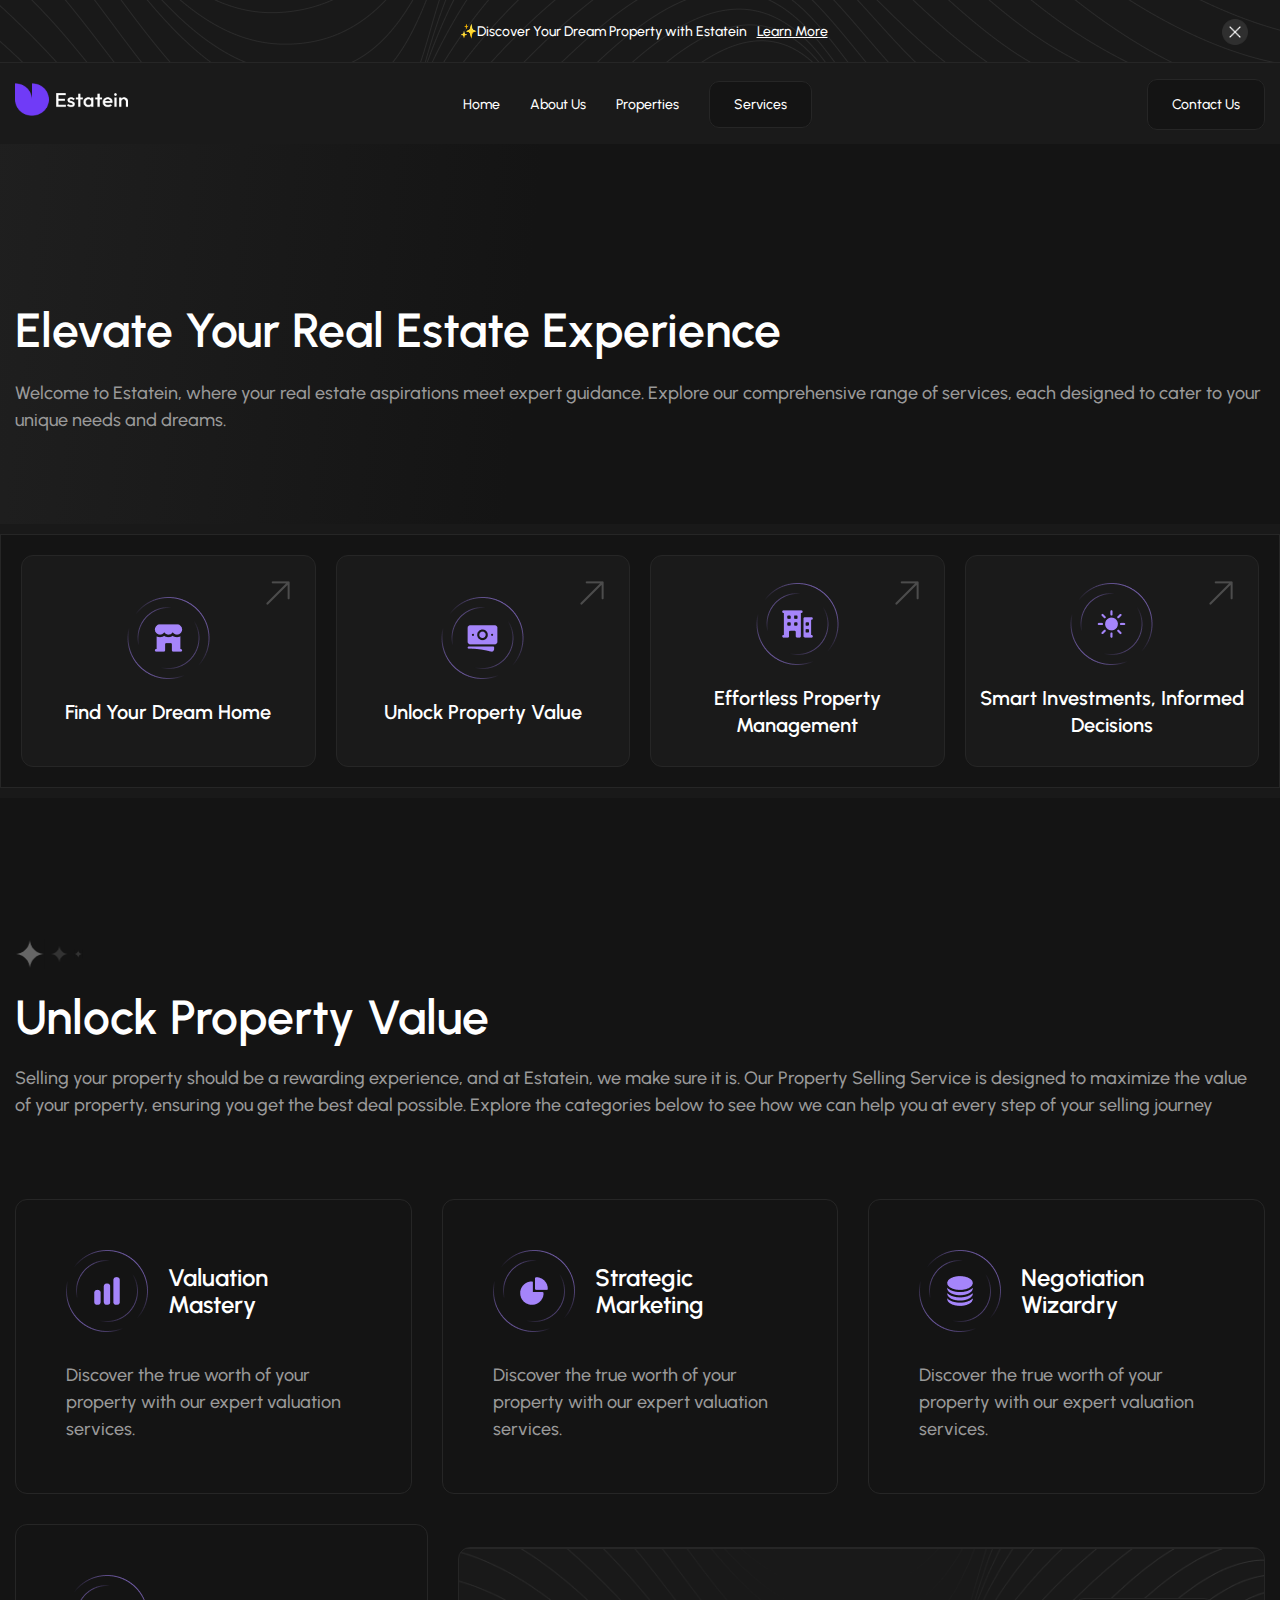
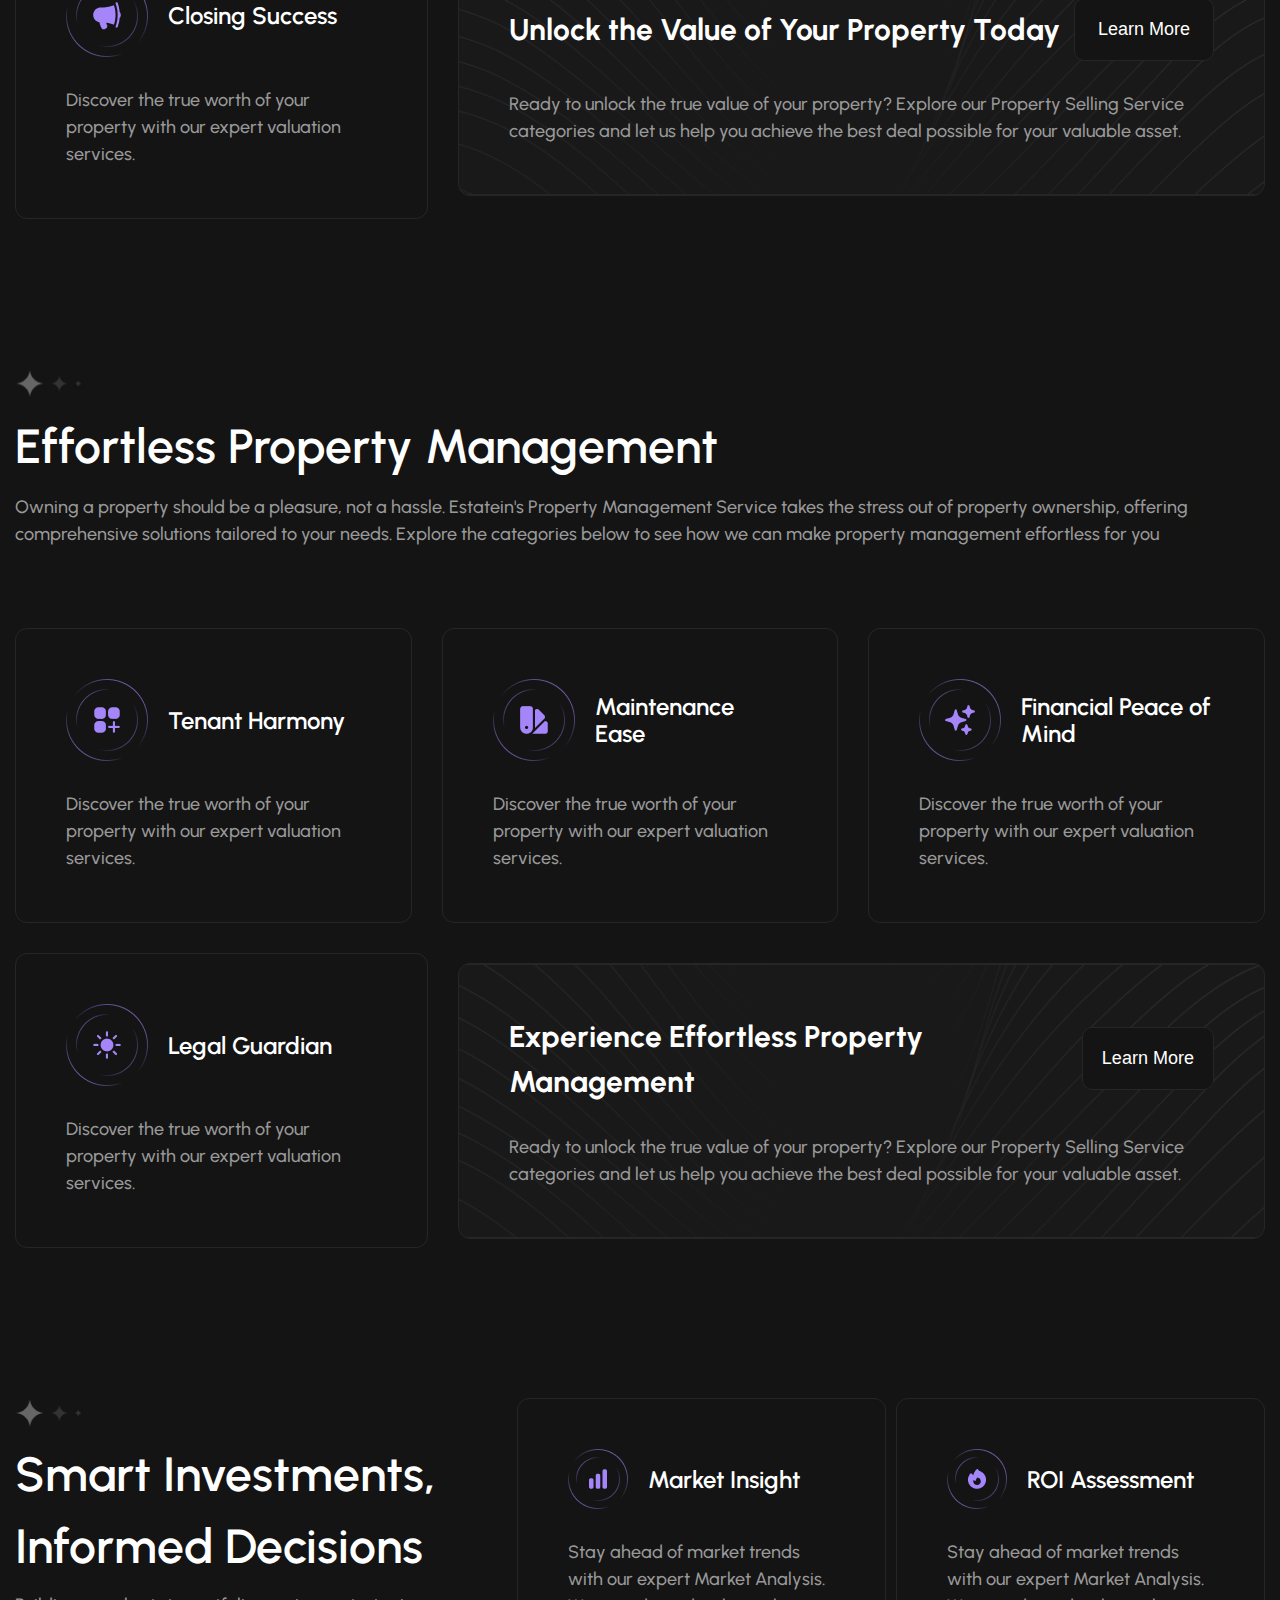
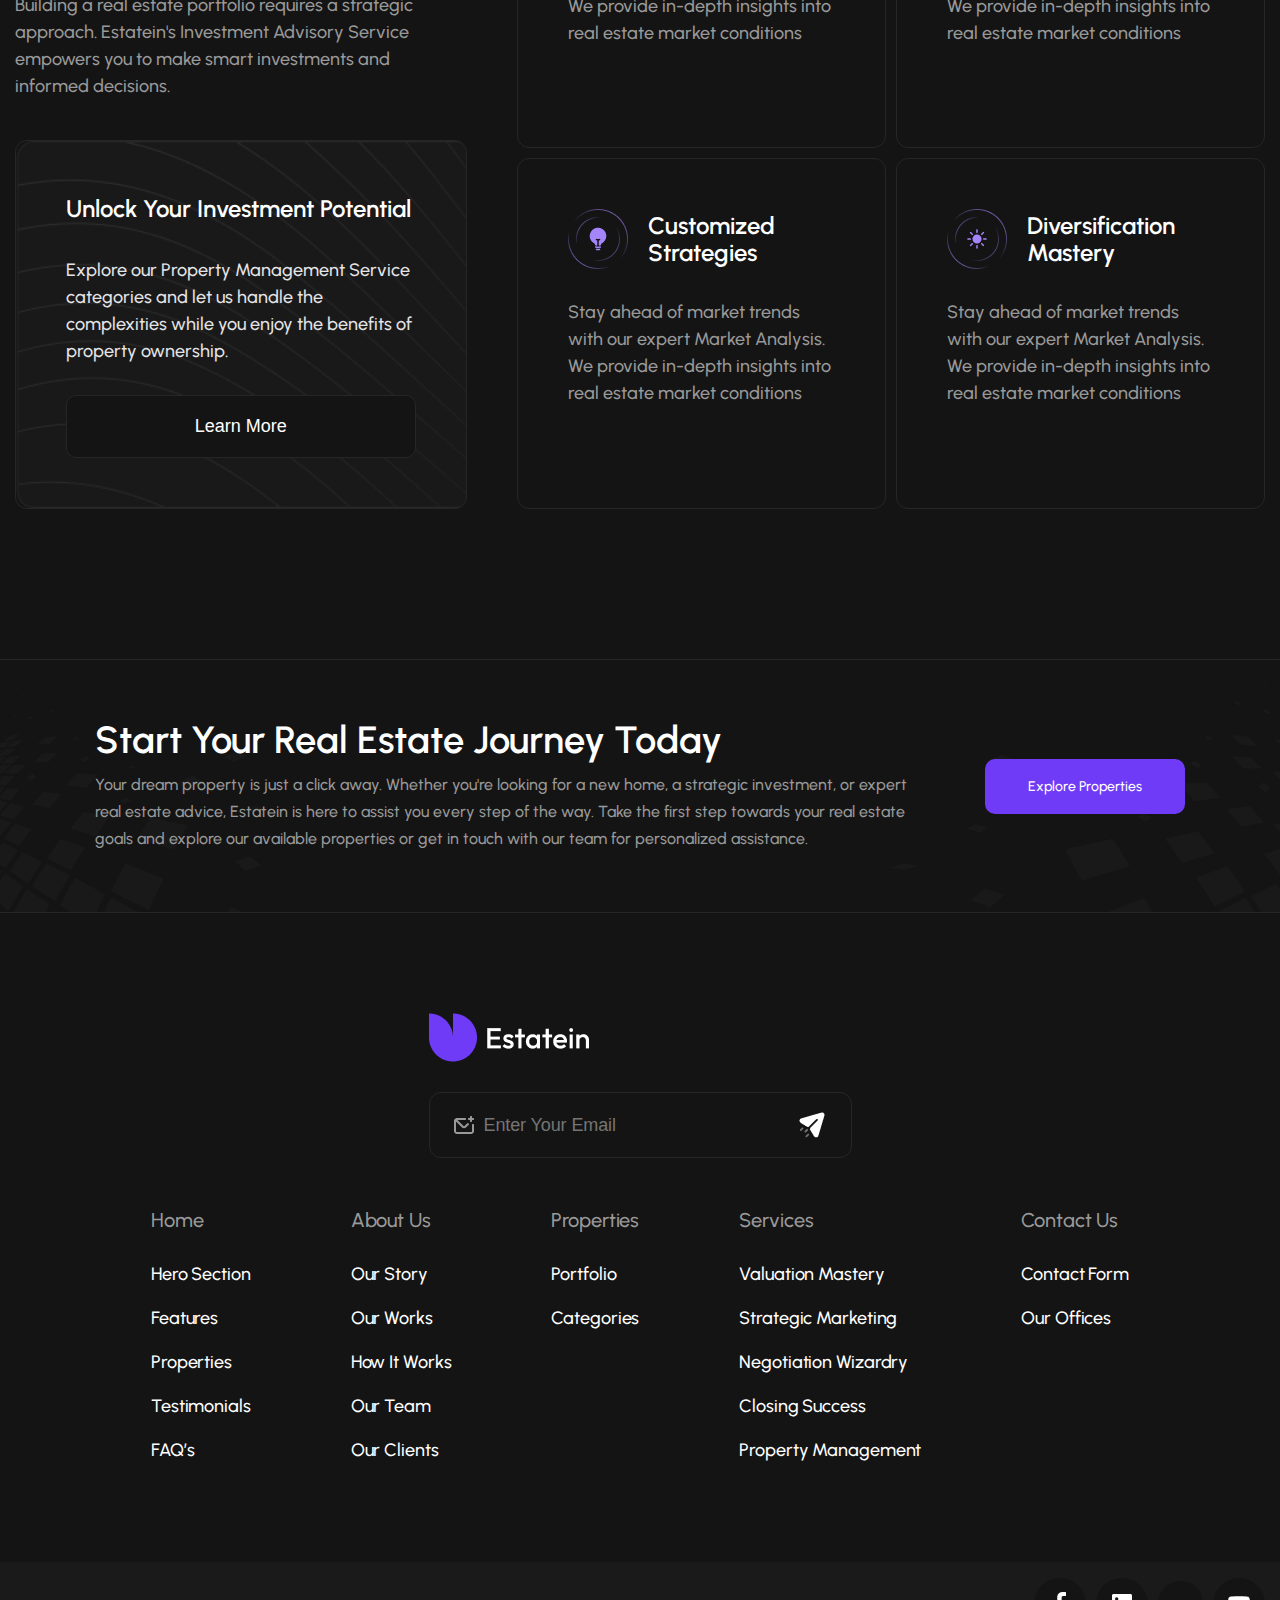
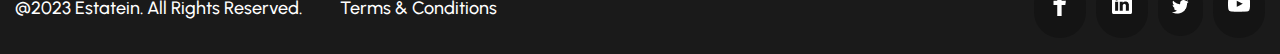
<file: page/services.html>
<!DOCTYPE html>
<html lang="en">

<head>
    <meta charset="UTF-8">
    <meta name="viewport" content="width=device-width, initial-scale=1.0">
    <link rel="stylesheet" href="../main.css">
    <link rel="stylesheet" href="../style/services.css">
    <!-- font -->
    <link rel="preconnect" href="https://fonts.googleapis.com">
    <link rel="preconnect" href="https://fonts.gstatic.com" crossorigin>
    <link href="https://fonts.googleapis.com/css2?family=Urbanist:wght@500;600;700&display=swap" rel="stylesheet">
    <!-- font end -->
    <title>Document</title>
</head>

<body>
    <header>
        <div class="header__top" id="headerTop">
            <div class="header__top_text">
                <p>✨Discover Your Dream Property with Estatein</p>
                <a href="./property_details.html">Learn More</a>
            </div>
            <img id="headerTop_exit" src="../images/icon/exit_icon.png" alt="">
        </div>
        <section class="header">
            <div class="container">
                <div class="header__inner">
                    <div class="header__logo">
                        <a title="logo" href="/">
                            <img src="../images/home-images/Logo.png" alt="">
                        </a>
                    </div>
                    <nav class="menu" id="menu">
                        <ul class="menu__list">
                            <li class="menu__item"><a href="../index.html" class="menu__link">Home</a></li>
                            <li class="menu__item"><a href="./about.html" class="menu__link">About Us</a></li>
                            <li class="menu__item"><a href="./properties.html" class="menu__link">Properties</a>
                            </li>
                            <li class="menu__item"><a href="./services.html" class="menu__link active">Services</a></li>
                        </ul>
                        <div class="header__button">
                            <a class="header__button_link" href="./contact.html">Contact Us</a>
                        </div>
                    </nav>
                    <div class="header__burger_btn" id="burgerBtn">
                        <img src="../images/icon/burger_menu_icon.png" alt="">
                    </div>
                </div>
            </div>
        </section>
    </header>
    <main>
        <section class="hero">
            <div class="container">
                <div class="hero__inner">
                    <h1 class="hero__title">Elevate Your Real Estate Experience</h1>
                    <p class="hero__text">Welcome to Estatein, where your real estate aspirations meet expert guidance.
                        Explore our comprehensive range of services, each designed to cater to your unique needs and
                        dreams.</p>
                </div>
            </div>
            <div class="hero__container">
                <div class="hero__bottom">
                    <div class="hero__component">
                        <div class="hero__component_item">
                            <img class="arrow" src="../images/icon/up_right_Icon.png" alt="">
                            <img class="main_img" src="../images/icon/home_icon.png" alt="">
                            <h1 class="hero__component_title">Find Your Dream Home</h1>
                        </div>
                        <div class="hero__component_item">
                            <img class="arrow" src="../images/icon/up_right_Icon.png" alt="">
                            <img class="main_img" src="../images/icon/value_icon.png" alt="">
                            <h1 class="hero__component_title">Unlock Property Value</h1>
                        </div>
                        <div class="hero__component_item">
                            <img class="arrow" src="../images/icon/up_right_Icon.png" alt="">
                            <img class="main_img" src="../images/icon/menegment_icon.png" alt="">
                            <h1 class="hero__component_title">Effortless Property Management</h1>
                        </div>
                        <div class="hero__component_item">
                            <img class="arrow" src="../images/icon/up_right_Icon.png" alt="">
                            <img class="main_img" src="../images/icon/smart_icon.png" alt="">
                            <h1 class="hero__component_title">Smart Investments, Informed Decisions</h1>
                        </div>
                    </div>
                </div>
            </div>
        </section>
        <section class="value">
            <div class="container">
                <div class="value__inner">
                    <div class="value__inner_top">
                        <img src="../images/icon/starts_icon.png" alt="">
                        <h1>Unlock Property Value</h1>
                        <p>Selling your property should be a rewarding experience, and at Estatein, we make sure it is.
                            Our Property Selling Service is designed to maximize the value of your property, ensuring
                            you get the best deal possible. Explore the categories below to see how we can help you at
                            every step of your selling journey</p>
                    </div>
                    <div class="value__inner_bottom">
                        <div class="value__top">
                            <div class="value__item">
                                <div class="value__item_top">
                                    <img src="../images/icon/Valuation Mastery.png" alt="">
                                    <p>Valuation Mastery</p>
                                </div>
                                <p class="value__item_text">Discover the true worth of your property with our expert
                                    valuation services.</p>
                            </div>
                            <div class="value__item">
                                <div class="value__item_top">
                                    <img src="../images/icon/Strategic Marketing.png" alt="">
                                    <p>Strategic Marketing</p>
                                </div>
                                <p class="value__item_text">Discover the true worth of your property with our expert
                                    valuation services.</p>
                            </div>
                            <div class="value__item">
                                <div class="value__item_top">
                                    <img src="../images/icon/Negotiation Wizardry.png" alt="">
                                    <p>Negotiation Wizardry</p>
                                </div>
                                <p class="value__item_text">Discover the true worth of your property with our expert
                                    valuation services.</p>
                            </div>
                        </div>
                        <div class="value__bottom">
                            <div class="value__item none">
                                <div class="value__item_top">
                                    <img src="../images/icon/Closing Success.png" alt="">
                                    <p>Closing Success</p>
                                </div>
                                <p class="value__item_text">Discover the true worth of your property with our expert
                                    valuation services.</p>
                            </div>
                            <div class="value__bottom_right_item">
                                <div class="value__bottom_right_item_top">
                                    <h1>Unlock the Value of Your Property Today</h1>
                                    <button type="button">Learn More</button>
                                </div>
                                <p class="value__bottom_right_item_text">Ready to unlock the true value of your
                                    property?
                                    Explore our Property Selling Service categories and let us help you achieve the best
                                    deal possible for your valuable asset.</p>
                            </div>
                        </div>
                    </div>
                </div>
            </div>
        </section>
        <section class="value">
            <div class="container">
                <div class="value__inner">
                    <div class="value__inner_top">
                        <img src="../images/icon/starts_icon.png" alt="">
                        <h1>Effortless Property Management</h1>
                        <p>Owning a property should be a pleasure, not a hassle. Estatein's Property Management Service
                            takes the stress out of property ownership, offering comprehensive solutions tailored to
                            your needs. Explore the categories below to see how we can make property management
                            effortless for you</p>
                    </div>
                    <div class="value__inner_bottom">
                        <div class="value__top">
                            <div class="value__item">
                                <div class="value__item_top">
                                    <img src="../images/icon/Tenant Harmony.png" alt="">
                                    <p>Tenant Harmony</p>
                                </div>
                                <p class="value__item_text">Discover the true worth of your property with our expert
                                    valuation services.</p>
                            </div>
                            <div class="value__item">
                                <div class="value__item_top">
                                    <img src="../images/icon/Maintenance Ease.png" alt="">
                                    <p>Maintenance Ease</p>
                                </div>
                                <p class="value__item_text">Discover the true worth of your property with our expert
                                    valuation services.</p>
                            </div>
                            <div class="value__item">
                                <div class="value__item_top">
                                    <img src="../images/icon/Financial Peace of Mind.png" alt="">
                                    <p>Financial Peace of Mind</p>
                                </div>
                                <p class="value__item_text">Discover the true worth of your property with our expert
                                    valuation services.</p>
                            </div>
                        </div>
                        <div class="value__bottom">
                            <div class="value__item none">
                                <div class="value__item_top">
                                    <img src="../images/icon/Legal Guardian.png" alt="">
                                    <p>Legal Guardian</p>
                                </div>
                                <p class="value__item_text">Discover the true worth of your property with our expert
                                    valuation services.</p>
                            </div>
                            <div class="value__bottom_right_item">
                                <div class="value__bottom_right_item_top">
                                    <h1>Experience Effortless Property Management</h1>
                                    <button type="button">Learn More</button>
                                </div>
                                <p class="value__bottom_right_item_text">Ready to unlock the true value of your
                                    property?
                                    Explore our Property Selling Service categories and let us help you achieve the best
                                    deal possible for your valuable asset.</p>
                            </div>
                        </div>
                    </div>
                </div>
            </div>
        </section>
        <section class="smart">
            <div class="container">
                <div class="smart__inner">
                    <div class="smart__left">
                        <div class="smart__left_top">
                            <img src="../images/icon/starts_icon.png" alt="">
                            <h1 class="smart__left_top_title">Smart Investments, Informed Decisions</h1>
                            <p class="smart__left_top_text">Building a real estate portfolio requires a strategic
                                approach. Estatein's Investment Advisory Service empowers you to make smart investments
                                and informed decisions.</p>
                        </div>
                        <div class="smart__left_bottom">
                            <h1 class="smart__left_bottom_title">Unlock Your Investment Potential</h1>
                            <p class="smart__left_bottom_text">Explore our Property Management Service categories and
                                let us handle the complexities while you enjoy the benefits of property ownership.</p>
                            <button class="smart__left_bottom_button" type="button">Learn More</button>
                        </div>
                    </div>
                    <div class="smart__right">
                        <div class="smart__right_item">
                            <div class="smart__right_item_top">
                                <img src="../images/icon/Market Insight.png" alt="">
                                <p>Market Insight</p>
                            </div>
                            <p class="smart__right_item_text">Stay ahead of market trends with our expert Market
                                Analysis. We provide in-depth insights into real estate market conditions</p>
                        </div>
                        <div class="smart__right_item">
                            <div class="smart__right_item_top">
                                <img src="../images/icon/ROI Assessment.png" alt="">
                                <p>ROI Assessment</p>
                            </div>
                            <p class="smart__right_item_text">Stay ahead of market trends with our expert Market
                                Analysis. We provide in-depth insights into real estate market conditions</p>
                        </div>
                        <div class="smart__right_item">
                            <div class="smart__right_item_top">
                                <img src="../images/icon/Customized Strategies.png" alt="">
                                <p>Customized Strategies</p>
                            </div>
                            <p class="smart__right_item_text">Stay ahead of market trends with our expert Market
                                Analysis. We provide in-depth insights into real estate market conditions</p>
                        </div>
                        <div class="smart__right_item">
                            <div class="smart__right_item_top">
                                <img src="../images/icon/Diversification Mastery.png" alt="">
                                <p>Diversification Mastery</p>
                            </div>
                            <p class="smart__right_item_text">Stay ahead of market trends with our expert Market
                                Analysis. We provide in-depth insights into real estate market conditions</p>
                        </div>
                    </div>
                </div>
            </div>
        </section>
    </main>
    <footer class="footerMain">
        <section class="Journey">
            <div class="container">
                <div class="Journey__inner">
                    <div class="journey__left">
                        <h1>Start Your Real Estate Journey Today</h1>
                        <p>Your dream property is just a click away. Whether you're looking for a new home, a strategic
                            investment, or expert real estate advice, Estatein is here to assist you every step of the
                            way. Take the first step towards your real estate goals and explore our available properties
                            or get in touch with our team for personalized assistance.</p>
                    </div>
                    <div class="journey__right">
                        <a href="#">Explore Properties</a>
                    </div>
                </div>
            </div>
        </section>
        <section class="footer">
            <div class="container">
                <div class="footer__inner">
                    <div class="footer__left">
                        <img class="logo" src="../images/home-images/Logo.png" alt="">
                        <div class="footer__left_email">
                            <img src="../images/icon/footer_eamil_icon.png" alt="">
                            <input type="email" title="email" placeholder="Enter Your Email">
                            <img src="../images/icon/send_icon.png" alt="">
                        </div>
                    </div>
                    <div class="footer__right">
                        <div class="footer__right_item">
                            <p class="main">Home</p>
                            <p>Hero Section</p>
                            <p>Features</p>
                            <p>Properties</p>
                            <p>Testimonials</p>
                            <p>FAQ’s</p>
                        </div>
                        <div class="footer__right_item">
                            <p class="main">About Us</p>
                            <p>Our Story</p>
                            <p>Our Works</p>
                            <p>How It Works</p>
                            <p>Our Team</p>
                            <p>Our Clients</p>
                        </div>
                        <div class="footer__right_item">
                            <p class="main">Properties</p>
                            <p>Portfolio</p>
                            <p>Categories</p>
                        </div>
                        <div class="footer__right_item">
                            <p class="main">Services</p>
                            <p>Valuation Mastery</p>
                            <p>Strategic Marketing</p>
                            <p>Negotiation Wizardry</p>
                            <p>Closing Success</p>
                            <p>Property Management</p>
                        </div>
                        <div class="footer__right_item">
                            <p class="main">Contact Us</p>
                            <p>Contact Form</p>
                            <p>Our Offices</p>
                        </div>
                    </div>
                </div>
            </div>
        </section>
        <section class="footer__socialMedia">
            <div class="container">
                <div class="footer__socialMedia_inner">
                    <div class="footer__socialMedia_left">
                        <p>@2023 Estatein. All Rights Reserved.</p>
                        <p>Terms & Conditions</p>
                    </div>
                    <div class="footer__socialMedia_right">
                        <a title="link" href="#"><img src="../images/icon/fb_icon.png" alt=""></a>
                        <a title="link" href="#"><img src="../images/icon/in_icon.png" alt=""></a>
                        <a title="link" href="#"><img src="../images/icon/sw_icon.png" alt=""></a>
                        <a title="link" href="#"><img src="../images/icon/yt_icon.png" alt=""></a>
                    </div>
                </div>
            </div>
        </section>
    </footer>
</body>
<script src="../main.js"></script>

</html>
</file>
<file: style/index.css>
.hero {
    margin-bottom: 120px;
}

.hero__container {
    width: 100%;
    max-width: 1920px;
    margin: 0 auto;
}

.hero__inner {
    display: flex;
    justify-content: space-between;
    width: 100%;
}

.hero__left {
    width: 50%;
    padding: 144px 80px 144px 162px;
}

.hero__title {
    margin-top: 24px;
    font-size: 60px;
    font-weight: 600;
    line-height: 120%;
}

.hero__text {
    color: #999;
}

.hero__links {
    display: flex;
    align-items: center;
    gap: 20px;
    margin: 60px 0;
}

.hero__link {
    padding: 18px 24px;

    border-radius: 10px;
    text-decoration: none;
    color: #fff;
}

.hero__link.left {
    border: 1px solid #262626;
}

.hero__link.right {
    background: #703BF7;
}

.hero__solution {
    display: flex;
    align-items: center;
    gap: 20px;
}

.hero__solution_item {
    display: flex;
    flex-direction: column;
    gap: 8px;

    padding: 16px 24px;
    border-radius: 12px;
    border: 1px solid #262626;
    background: #1A1A1A;
}

.hero__solution_item_number {
    font-size: 40px;
    font-weight: 700;
}

.hero__solution_item_desc {
    color: #999;
}

.hero__right {
    width: 50%;
    max-width: 920px;
    position: relative;
    z-index: -9;
}

.hero_Sub_Container {
    position: absolute;
    top: 144px;
    left: -67px;
}

.hero__right .main {
    width: 100%;
    min-height: 589px;
    max-height: 814px;
}

/* hero bottom component */

.hero__component {
    display: flex;
    align-items: center;
    justify-content: space-between;
    gap: 20px;

    z-index: -99;

    padding: 20px;
    border: 1px solid #262626;
    background: #141414;
    box-shadow: 0px 0px 0px 10px #191919;
}

.hero__component_item {
    position: relative;

    display: flex;
    flex-direction: column;
    align-items: center;
    justify-content: center;
    gap: 20px;

    width: 455px;
    height: 212px;
    cursor: pointer;

    padding: 0 5px;
    border-radius: 12px;
    border: 1px solid #262626;
    background: #1A1A1A;
}

.hero__component_item .arrow {
    position: absolute;
    top: 20px;
    right: 20px;
}

.hero__component_title {
    font-size: 20px;
    font-weight: 600;
    text-align: center;
}

/* hero end */
/* feature style */
.feature {
    margin-bottom: 150px;
}

.feature__top {
    display: flex;
    align-items: end;
    justify-content: space-between;
    margin-bottom: 80px;
}

.feature__top_left {
    display: flex;
    flex-direction: column;
    width: 100%;
    max-width: 1200px;
}

.feature__top_left img {
    width: 68px;
}

.feature__top_left_title {
    margin: 20px 0 25px;
    font-size: 48px;
    font-weight: 600;
}

.feature__top_left_text {
    color: #999;
}

.feature__top_right_link {
    padding: 18px 24px;
    text-decoration: none;

    display: flex;
    align-items: center;
    justify-content: center;

    width: 220px;

    border-radius: 10px;
    border: 1px solid #262626;
    background: #1A1A1A;
    color: #fff;
}

/* slider style */

.feature__slider {
    padding-bottom: 50px;
    border-bottom: 1px solid #262626;
}

.feature__slider_item {
    display: flex;
    flex-direction: column;
    width: 100%;
    max-width: 512px;
    margin: 0 15px;

    padding: 40px;
    border-radius: 12px;
    border: 1px solid #262626;
    background: #141414;
}

.feature__slider_item.questions {
    display: flex;
    flex-direction: column;
    justify-content: space-between;
}

.feature__slider_item .main_img {
    border-radius: 10px;
    width: 100%;
    height: 318px;
}

.feature__slider_item_title {
    font-size: 24px;
    font-weight: 600;
    margin: 30px 0 6px;
}

.feature__slider_item_desc {
    color: #999;
}

.feature__slider_item_desc .feature__slider_item_link {
    color: #FFF;
}

.feature__slider_item_category {
    display: flex;
    align-items: center;
    justify-content: space-between;
    margin: 30px 0;
}

.feature__slider_item_category_comp {
    display: flex;
    align-items: center;
    gap: 5px;

    padding: 8px 14px;
    border-radius: 28px;
    border: 1px solid #262626;
    background: #1A1A1A;
}

.feature__slider_item_footer {
    display: flex;
    align-items: center;
    justify-content: space-between;
}

.feature__slider_item_price {
    display: flex;
    flex-direction: column;
    gap: 2px;
}

.feature__slider_item_button a {
    text-decoration: none;
    color: #FFF;
    padding: 18px 24px;
    border-radius: 10px;
    background: #703BF7;
}

.feature__slider_content {
    display: flex;
    align-items: center;
    margin-top: 25px;
    font-size: 20px;
}

.feature__slider_content span {
    color: #999;
}

/* clients slider style */

.feature__slider_item_stars {
    display: flex;
    align-items: center;
    gap: 10px;
}

.feature__slider_item_title.clients {
    margin: 40px 0 14px;
}

.feature__slider_item_footer.clients {
    display: flex;
    align-items: center;
    justify-content: start;
    gap: 12px;

    margin-top: 40px;
}

.feature__slider_item_footer_user {
    display: flex;
    flex-direction: column;
    gap: 2px;
}

.feature__slider_item_footer_user h1 {
    font-size: 20px;
}

.feature__slider_item_footer_user p {
    color: #999;
}

.questions__slider_item_button a {
    text-decoration: none;
    color: #fff;

    padding: 18px 24px;
    border-radius: 10px;
    border: 1px solid #262626;
    background: #1A1A1A;
}

.feature__slider_item_desc.questions {
    margin: 30px 0 50px;
}

.feature__slider_item.questions {
    min-height: 413px;
}

/* media */

@media (max-width: 1700px) {
    .hero__left {
        padding: 98px 60px 98px 80px;
    }

    .hero__title {
        font-size: 46px;
    }

    .hero__text {
        font-size: 16px;
    }

    .hero__links {
        margin: 50px 0;
    }

    .hero__link {
        font-size: 14px;
    }

    .hero__solution_item {
        padding: 14px 20px;
    }

    .hero__solution_item_number {
        font-size: 30px;
    }

    .hero__solution_item_desc {
        font-size: 16px;
    }

    .hero__component_item {
        height: 160px;
    }

    .hero__component_item .main_img {
        width: 60px;
        height: 60px;
    }

    .hero__component_title {
        font-size: 16px;
    }

    /* hero end */

    /* slider */

    .feature__slider_item_title {
        font-size: 20px;
    }

    .feature__slider_item_desc {
        font-size: 16px;
    }

    .feature__slider_item_desc .feature__slider_item_link {
        font-size: 16px;
    }

    .feature__slider_item_category {
        justify-content: start;
        flex-wrap: wrap;
        gap: 6px;
    }

    .feature__slider_item_category_comp {
        padding: 6px 14px;
    }

    .feature__slider_item_category_comp p {
        font-size: 14px;
    }

    .feature__slider_item_price p {
        font-size: 14px;
    }

    .feature__slider_item_price h1 {
        font-size: 20px;
    }

    .feature__slider_item_button a {
        font-size: 14px;
        padding: 14px 20px;
    }

    .feature__slider_item .main_img {
        height: auto;
    }

}

@media (max-width: 1300px) {
    .hero__component {
        display: grid;
        grid-template-columns: 2fr 1fr;
    }

    /* hero end */
}

@media (max-width: 1200px) {
    .hero__left {
        padding: 50px 30px;
    }

    .hero__right .main {
        min-height: 513px;
    }

    /* hero end */

    .feature__top_left_title {
        font-size: 38px;
    }

    .feature__top_left_text {
        font-size: 16px;
    }

    .feature__top_right_link {
        padding: 14px 20px;
        font-size: 14px;
    }

    /* feature end */
}

@media (max-width: 1030px) {
    .hero__inner {
        flex-direction: column-reverse;
        align-items: center;
        justify-content: center;
        padding: 40px 16px;
    }

    .hero__left {
        width: 90%;
    }

    .hero__right {
        width: 70%;
    }

    .hero_Sub_Container {
        top: auto;
        bottom: -46px;
        left: 0;

        width: 90px;
        height: 90px;
    }

    .hero__right .main {
        border-radius: 12px;
    }

    /* hero end */
}

@media (max-width: 1000px) {
    .hero__bottom {
        display: flex;
        align-items: center;
        justify-content: center;
        padding: 0 30px;
    }

    .hero__component {
        display: grid;
        grid-template-columns: 1fr 1fr;
    }

    .hero__component_item {
        width: 100%;
        max-width: 340px;
    }

    .hero__component_title {
        font-size: 14px;
    }

    .hero__component_item .arrow {
        width: 26px;
        height: 26px;
    }

    .hero__component_item .right_img {
        width: 48px;
        height: 48px;
    }

    /* hero end */
}

@media (max-width: 850px) {
    .hero {
        margin-bottom: 80px;
    }

    .hero__right {
        width: 100%;
        max-width: 360px;
    }

    .hero__right .main {
        width: 100%;
        height: 100%;
        min-height: 100%;
    }

    .hero__left {
        padding: 10px;
    }

    .hero__title {
        font-size: 28px;
    }

    .hero__text {
        font-size: 14px;
    }

    .hero__links {
        flex-direction: column;
        margin: 40px 0;
    }

    .hero__link {
        width: 100%;
        text-align: center;
    }

    .hero__solution {
        justify-content: space-between;
    }

    .hero__solution_item_number {
        font-size: 24px;
    }

    .hero__solution_item_desc {
        font-size: 12px;
    }

    /* hero end */

    .feature {
        margin-bottom: 80px;
    }

    .feature__top {
        margin-bottom: 40px;
    }

    .feature__top_left_title {
        font-size: 28px;
    }

    .feature__top_left_text {
        font-size: 14px;
    }

    .feature__slider_item_title {
        font-size: 18px;
    }

    .feature__slider_item_desc {
        font-size: 14px;
    }

    .feature__slider_item_desc .feature__slider_item_link {
        font-size: 16px;
    }

    .feature__slider_item_price h1 {
        font-size: 18px;
    }

    /* feature end */
}

@media (max-width: 610px) {
    .hero__solution {
        display: grid;
        grid-template-columns: 1fr 1fr;
    }

    .hero__solution_item {
        text-align: center;
    }

    .hero__solution_item:nth-child(3) {
        grid-column-start: 1;
        grid-column-end: 3;
    }

    /* hero end */

    .feature__top {
        flex-direction: column;
    }

    .feature__top_right {
        display: flex;
        align-items: center;
        justify-content: center;
        margin-top: 20px;
        width: 100%;
    }

    .feature__top_right_link {
        width: 90%;
    }
}

@media (max-width: 450px) {
    .hero__solution {
        display: grid;
        grid-template-columns: 1fr;
    }

    .hero__solution_item {
        grid-column-start: 1;
        grid-column-end: 3;
    }

    .hero__bottom {
        padding: 0 10px;
    }

    .hero__component {
        display: flex;
        flex-direction: column;
        width: 90%;
    }

    .hero__component_item {
        width: 100%;
    }

    /* hero end */

    .feature__slider_item {
        padding: 24px;
    }

    .feature__slider_item_category {
        display: flex;
        flex-direction: column;
    }

    .feature__slider_item_category_comp {
        width: 90%;
    }
}

@media (max-width: 400px) {
    .feature__slider_item_footer {
        display: flex;
        flex-direction: column;
        gap: 15px;
    }
}
</file>
<file: main.css>
* {
    margin: 0;
    padding: 0;
    box-sizing: border-box;
}

body {
    font-family: 'Urbanist', sans-serif;
    font-size: 18px;
    font-weight: 500;
    line-height: 150%;
    color: #fff;

    background: #141414;
}

.container {
    width: 100%;
    max-width: 1630px;

    padding: 0 15px;
    margin: 0 auto;
}

/* აქ არის header-ი ნავიგაცია და ასეშემდეგ */

.header__top {
    display: flex;
    align-items: center;
    justify-content: space-between;

    background-image: url('./images//home-images/Banner_img.png');
    background-repeat: no-repeat;
    background-position: center;
    background-size: cover;

    width: 100%;
    padding: 18px 32px 18px 0;
}

.header__top img {
    cursor: pointer;
}

.header__top_text {
    display: flex;
    align-items: center;
    justify-content: center;
    flex-grow: 1;
    gap: 10px;

    padding-left: 100px;
}

.header__top_text a {
    color: #fff;
}

/* header__inner style */

.header {
    padding: 20px 0;
    background: #1A1A1A;
}

.header__inner {
    display: flex;
    align-items: center;
    justify-content: space-between;
}

.menu {
    display: flex;
    align-items: center;
    justify-content: space-between;
    width: 100%;
}

.menu__list {
    display: flex;
    align-items: center;
    justify-content: center;
    flex-grow: 1;
    gap: 30px;
}

.menu__item {
    list-style: none;
}

.menu__link {
    text-decoration: none;
    color: #FFF;
}

.menu__link.active {
    padding: 14px 24px;
    border-radius: 10px;
    border: 1px solid #262626;
    background: #141414;
}

.header__button_link {
    padding: 16px 24px;
    text-decoration: none;
    border-radius: 10px;
    border: 1px solid #262626;
    background: #141414;
    color: #FFF;
}

.header__button_link.active {
    background: #703BF7;
}

.header__burger_btn {
    display: none;
}

/* header style დასასრული */

/* footer style */

.footer {
    padding: 100px 0;
}

.footer__inner {
    display: flex;
    justify-content: space-between;
}

.footer__left {
    display: flex;
    flex-direction: column;
    gap: 30px;
}

.footer__left .logo {
    width: 160px;
}

.footer__left_email {
    display: flex;
    align-items: center;
    justify-content: space-between;
    padding: 18px 24px;
    gap: 10px;

    width: 423px;
    height: 66px;

    border-radius: 12px;
    border: 1px solid #262626;
    background: #141414;
}

.footer__left_email input {
    width: 100%;
    height: 100%;

    border: none;
    outline: none;
    background: none;
    font-size: 18px;

    color: #999;
    line-height: 24px;
    letter-spacing: -0.108px;
}

.footer__right {
    display: flex;
    gap: 100px;
}

.footer__right_item {
    display: flex;
    flex-direction: column;
    gap: 20px;
}

.footer__right_item p {
    line-height: 24px;
    letter-spacing: -0.108px;
}

.footer__right_item .main {
    color: #999;
    font-size: 20px;
    line-height: 24px;
    letter-spacing: -0.12px;
    margin-bottom: 10px;
}

/*  */

.Journey {
    padding: 100px 162px;
    border-top: 1px solid #262626;
    border-bottom: 1px solid #262626;
    background-image: url('../images/home-images/footer_top_img.png');
    background-repeat: no-repeat;
    background-position: center;
    background-size: cover;
}

.Journey__inner {
    display: flex;
    align-items: center;
    justify-content: space-between;
    gap: 50px;
}

.journey__left {
    display: flex;
    flex-direction: column;
    gap: 30px;

    width: 100%;
    max-width: 1150px;
}

.journey__left h1 {
    font-size: 48px;
    font-weight: 600;
    line-height: 110%;
}

.journey__left p {
    color: #999;
}

.journey__right {
    width: 100%;
    max-width: 200px;
}

.journey__right a {
    display: flex;
    align-items: center;
    justify-content: center;
    padding: 18px 24px;
    border-radius: 10px;
    background: #703BF7;

    text-decoration: none;
    color: #FFF;
}

/*  */
.footer__socialMedia {
    padding: 16px 0;
    background: #1A1A1A;
}

.footer__socialMedia_inner {
    display: flex;
    align-items: center;
    justify-content: space-between;
}

.footer__socialMedia_left {
    display: flex;
    align-items: center;
    gap: 38px;
}

.footer__socialMedia_right {
    display: flex;
    align-items: center;
    gap: 10px;
}

.footer__socialMedia_right a {
    padding: 14px;
    border-radius: 58px;
    background: #141414;
    transition: transform .3s;
}

.footer__socialMedia_right a:hover img {
    transform: scale(1.1);
}

/* slick slider style */
.slick-arrow {
    position: absolute;
    bottom: -77px;
    right: 0;
    font-size: 0;

    display: flex;
    align-items: center;
    justify-content: center;

    width: 50px;
    height: 50px;

    padding: 14px;
    border: 1px solid #262626;
    background: #1A1A1A;
    border-radius: 50%;
    outline: none;
    cursor: pointer;
    transition: background .3s;
}

.slick-arrow:hover {
    background: none;
}

.slick-arrow.slick-prev {
    right: 65px;
}

.slick-arrow.slick-prev::after {
    content: url('./images/icon/slider_prev_icon_active.png');
}

.slick-arrow.slick-next::after {
    content: url('./images/icon/slider_next_icon.png');
}

/*  */

/* responsive style */

/* header media */
@media (max-width: 1700px) {
    .Journey {
        padding: 60px 80px;
    }

    .journey__left h1 {
        font-size: 38px;
    }

    .journey__left p {
        font-size: 16px;
    }

    .journey__right a {
        padding: 14px 20px;
        font-size: 14px;
    }
}

@media (max-width: 1500px) {
    .footer__inner {
        flex-direction: column;
        align-items: center;
        gap: 50px;
    }
}

@media (max-width: 1300px) {

    .header__top_text,
    .menu__link,
    .header__button_link {
        font-size: 14px;
    }

    .header__logo img {
        width: 113px;
        height: 33px;
    }

    .header__top_text {
        padding-left: 65px;
    }

    .header__top img {
        width: 26px;
        height: 26px;
    }

    .journey__left {
        gap: 10px;
    }
}

@media (max-width: 1200px) {

    .Journey {
        padding: 30px;
    }
}

@media (max-width: 1100px) {
    .footer {
        padding: 80px 0;
    }

    .footer__right {
        display: grid;
        grid-template-columns: 1fr 1fr;
        gap: 0px;
    }

    .footer__right_item {
        gap: 8px;
        padding: 20px;
        border-bottom: 1px solid #262626;
    }

    .footer__right_item:nth-child(1) {
        border-right: 1px solid #262626;
    }

    .footer__right_item:nth-child(3) {
        border-right: 1px solid #262626;
    }

    .footer__right_item:nth-child(5) {
        border-right: 1px solid #262626;
    }

    .footer__right_item p {
        font-size: 14px;
    }

    .footer__right_item .main {
        font-size: 16px;
    }

    /*  */

    .Journey {
        padding: 50px;
    }

}

@media (max-width: 850px) {
    .Journey {
        padding: 50px 16px;
    }

    .Journey__inner {
        flex-direction: column;
        gap: 10px;
    }

    .journey__left h1 {
        font-size: 28px;
    }

    .journey__left p {
        font-size: 14px;
    }

    .journey__right {
        width: 100%;
        max-width: 400px;
    }

    .journey__right a {
        width: 100%;
    }
}

/* menu media */

@media (max-width: 800px) {

    .menu {
        position: absolute;
        top: 400px;
        left: -250%;
        z-index: 1000;

        padding-bottom: 80px;

        flex-direction: column;
        justify-content: center;
        gap: 40px;

        transform: translate(-50%, -50%);

        width: 50%;
        min-width: 340px;
        height: 50vh;
        background: linear-gradient(90deg, rgb(10 5 89) 0%, rgb(23 23 70) 35%, rgb(25 24 24) 100%);
        border-radius: 10px;
        transition: left .3s;
    }

    .menu.active {
        left: 50%;
        transition: left .3s;
        z-index: 999;
    }

    .menu__list {
        flex-direction: column;
    }

    .header__burger_btn {
        display: flex;
        cursor: pointer;
    }

    /* footer */

    .footer__socialMedia_inner {
        flex-direction: column-reverse;
        gap: 20px;
    }

    .footer__socialMedia_left {
        flex-direction: column;
        gap: 10px;
    }
}

/* menu media style */

@media (max-width: 600px) {
    .footer {
        padding: 50px;
    }

    .header__top_text {
        font-size: 12px;
        padding: 0;
    }

    .footer__socialMedia_left p {
        font-size: 14px;
    }

    .footer__right_item {
        padding: 10px;
    }

    .footer__left_email {
        width: 100%;
        max-width: 423px;
        height: 66px;
    }

    .footer__left .logo {
        width: 113px;
    }
}

@media (max-width: 400px) {
    .menu {
        min-width: 300px;
    }

    .header__top_text a {
        display: none;
    }
}
</file>
<file: style/about.css>
.journey__inner_about {
    display: flex;
    align-items: center;
    margin-top: 100px;
}

.journey__left_about {
    padding: 67px 80px 67px 0;
    width: 100%;
    max-width: 755px;
}

.journey__right__title {
    margin: 20px 0;
    font-size: 48px;
    font-weight: 600;
}

.journey__right__text {
    color: #999;
}

.journey__right_details {
    display: flex;
    align-items: center;
    gap: 20px;
    margin-top: 80px;
}

.journey__right_details_item {
    display: flex;
    flex-direction: column;
    padding: 24px;

    border-radius: 12px;
    border: 1px solid #262626;
    background: #1A1A1A;
}

.journey__right_details_item h1 {
    font-size: 40px;
    font-weight: 700;
    line-height: 150%;
}

.journey__right_details_item p {
    color: #999;
}

.journey__right_about {
    width: 100%;
    max-width: 755px;
}

.journey__right_about img {
    width: 100%;
}

/* section values style */

.values__inner {
    display: flex;
    align-items: center;
    justify-content: space-between;
    gap: 60px;

    margin: 150px 0;
}

.values__left {
    width: 100%;
    max-width: 517px;
}

.values__left__title {
    margin: 10px 0 14px;
    font-size: 48px;
    font-weight: 600;
    line-height: 150%;
}

.values__left__text {
    color: #999;
}

.values__right {
    width: 100%;
    max-width: 999px;
    padding: 60px;

    border-radius: 12px;
    border: 1px solid #262626;
    background: #141414;
    box-shadow: 0px 0px 0px 10px #191919;
}

.values__right_top,
.values__right_bottom {
    display: flex;
    align-items: center;
    justify-content: space-between;
}

.values__right_top hr,
.values__right_bottom hr {
    width: 1px;
    height: 148px;
    margin: 0 30px;
    border: solid 1px #262626;
}

.values__right_top {
    border-bottom: 1px solid #262626;
    padding-bottom: 30px;
}

.values__right_bottom {
    padding-top: 30px;
}

.values__right_top_item {
    display: flex;
    flex-direction: column;
    gap: 20px;
    width: 100%;
    max-width: 409px;
}

.values__right_top_item p {
    color: #999;
}

.values__right_top_item_top {
    display: flex;
    align-items: center;
    gap: 14px;
}

.values__right_top_item_top p {
    font-size: 24px;
    font-weight: 600;
    color: #fff;
}

/* achievements */

.achievements__inner {
    display: flex;
    flex-direction: column;
    gap: 80px;

    margin-bottom: 150px;
}

.achievements__top {
    display: flex;
    flex-direction: column;
    gap: 12px;
}

.achievements__top img {
    width: 68.4px;
}

.achievements__top_title {
    font-size: 48px;
    font-weight: 600;
    line-height: 150%;
}

.achievements__top_text {
    color: #999;
}

/* bottom */

.achievements__bottom {
    display: flex;
    align-items: center;
    justify-content: space-between;
    gap: 40px;
}

.achievements__bottom_item {
    display: flex;
    flex-direction: column;
    gap: 30px;

    padding: 50px;
    border-radius: 12px;
    border: 1px solid #262626;
    background: #141414;
    box-shadow: 0px 0px 0px 8px #191919;
}

.achievements__bottom_item_title {
    font-size: 30px;
    font-weight: 600;
    line-height: 150%;
}

.achievements__bottom_item_text {
    color: #999;
}

/* experience */

.experience__top {
    display: flex;
    flex-direction: column;
    gap: 12px;
}

.experience__top img {
    width: 68px;
}

.experience__top_title {
    font-size: 48px;
    font-weight: 600;
    line-height: 150%;
}

.experience__top_text {
    color: #999;
}

/* experience bottom */

.experience__bottom {
    display: grid;
    grid-template-columns: 1fr 1fr 1fr;
    gap: 50px 30px;

    margin-top: 80px;
}

.experience__bottom_item {
    width: 100%;
    max-width: 512px;
}

.experience__bottom_item_name_content {
    padding: 16px 20px;
    border-left: 1px solid var(--Purple-60, #703BF7);
}

.experience__bottom_item_name {
    font-size: 20px;
}

.experience__bottom_item_content {
    display: flex;
    flex-direction: column;
    gap: 20px;
    height: 267px;

    padding: 50px;
    border-radius: 0px 12px 12px 12px;
    border: 1px solid #262626;
    background: linear-gradient(121deg, #703BF7 -49.01%, rgba(112, 59, 247, 0.00) 13.65%);
}

.experience__bottom_item_title {
    font-size: 26px;
    font-weight: 600;
}

.experience__bottom_item_text {
    color: #999;
}

/* team */

.team__inner {
    margin: 150px 0;
}

.team__top {
    display: flex;
    flex-direction: column;
    gap: 12px;

    margin-bottom: 80px;
}

.team__top img {
    width: 68px;
}

.team__top_title {
    font-size: 48px;
    font-weight: 600;
    line-height: 150%;
}

.team__top_text {
    color: #999;
}

/* bottom */
.team__bottom {
    display: flex;
    align-items: center;
    justify-content: space-between;
    gap: 30px;
}

.team__bottom_item {
    padding: 30px;
    border-radius: 12px;
    border: 1px solid #262626;

    width: 100%;
    max-width: 377px;
}

.team__bottom_item_img {
    position: relative;
    width: 100%;
    max-width: 316px;
    height: 253px;
}

.team__bottom_item_img .main {
    width: 100%;
    height: 100%;
}

.team__bottom_item_img .sw {
    position: absolute;
    bottom: -20px;

    left: 50%;
    transform: translateX(-50%);

    padding: 14px 26px;
    border-radius: 43px;
    background: #703BF7;
}

.team__bottom_item_name {
    text-align: center;
    font-size: 24px;
    font-weight: 600;
    line-height: 28px;
    margin-top: 50px;
}

.team__bottom_item_text {
    color: #999;
    text-align: center;
    line-height: 24px;
    margin-bottom: 24px;
}

.team__bottom_message {
    display: flex;
    align-items: center;
    justify-content: space-between;

    padding: 14px 14px 14px 24px;

    border-radius: 100px;
    border: 1px solid #262626;
    background: #1A1A1A;
}

.team__bottom_message input {
    width: 100%;
    height: 100%;

    line-height: 28px;
    font-size: 18px;
    font-weight: 500;
    color: white;

    background: none;
    border: none;
    outline: none;
}

.team__bottom_message img {
    padding: 10px;
    border-radius: 100px;
    background: #703BF7;
    cursor: pointer;
}

/* clients__top */

.clients__top {
    display: flex;
    flex-direction: column;
    gap: 12px;

    margin-bottom: 80px;
}

.clients__top img {
    width: 68px;
}

.clients__top_left_title {
    font-size: 48px;
    font-weight: 600;
    line-height: 150%;
}

.clients__top_left_text {
    color: #999;
}

/* clients__slider */
.clients__inner {
    margin-bottom: 150px;
}

.clients__slider {
    padding-bottom: 50px;
}

.clients__slider_content {
    padding-top: 20px;
    border-top: 1px solid #262626;
}

.clients__slider_item {
    width: 100%;
    max-width: 773px;

    padding: 50px;
    margin: 0 25px;

    border-radius: 12px;
    border: 1px solid #262626;
    background: #141414;
    box-shadow: 0px 0px 0px 8px #191919;
}

.clients__slider_item_top {
    display: flex;
    align-items: center;
    justify-content: space-between;
}

.clients__slider_item_top_left {
    display: flex;
    flex-direction: column;
    gap: 6px;
}

.clients__slider_item_top_left p {
    color: #999;
}

.clients__slider_item_top_left h1 {
    font-size: 30px;
    font-weight: 600;
    line-height: 150%;
}

.clients__slider_item_top_right {
    padding: 18px 24px;
    border-radius: 10px;
    border: 1px solid #262626;
    background: #1A1A1A;
    cursor: pointer;
}

.clients__slider_item_top_right a {
    text-decoration: none;
    color: #FFF;
}

.clients__slider_item_center {
    display: flex;
    align-items: center;
    justify-content: space-between;
    gap: 30px;

    margin: 40px 0;
}

.clients__slider_item_center_left {
    display: flex;
    flex-direction: column;
    gap: 8px;
}

.clients__slider_item_center hr {
    width: 1px;
    height: 65px;
    background: #262626;
    border: none;
}

.clients__slider_item_center_left p {
    display: flex;
    align-items: center;
    gap: 6px;

    color: #999;
}

.clients__slider_item_center_left h1 {
    font-size: 20px;
    line-height: 150%;
}

.clients__slider_item_bottom {
    display: flex;
    flex-direction: column;
    gap: 24px;

    padding: 30px;
    border-radius: 12px;
    border: 1px solid #262626;
}

.clients__slider_item_bottom p {
    color: #999;
}

.clients__slider_item_bottom h1 {
    font-size: 18px;
}

/* media */

@media (max-width: 1400px) {
    .values__inner {
        margin: 50px 0;
    }

    .values__right {
        padding: 50px;
    }

    .values__left__title {
        font-size: 38px;
    }

    .values__left__text {
        font-size: 16px;
    }

    .values__right_top_item_top .top {
        font-size: 20px;
    }

    .values__right_top_item p {
        font-size: 16px;
    }

    /* experience */

    .experience__bottom {
        display: flex;
        flex-wrap: wrap;
        justify-content: center;
    }

    /* team__bottom */

    .team__bottom {
        display: grid;
        grid-template-columns: 1fr 1fr;
        max-width: 1000px;
        margin: 0 auto;
    }
}

@media (max-width: 1300px) {

    .journey__right__title {
        font-size: 38px;
    }

    .journey__right__text {
        font-size: 16px;
    }

    .journey__right_details_item h1 {
        font-size: 35px;
    }

    .journey__right_details_item p {
        font-size: 16px;
    }

    .journey__right_details_item {
        padding: 20px;
    }

    .journey__right_details {
        margin-top: 50px;
    }

    /* values */

    .values__inner {
        flex-direction: column;
        align-items: start;
        gap: 40px;
    }

    .values__right {
        max-width: 100%;
    }

    /* achievements */

    .achievements__top_title {
        font-size: 38px;
    }

    .achievements__top_text {
        font-size: 16px;
    }

    .achievements__bottom {
        gap: 30px;
    }

    .achievements__bottom_item {
        padding: 40px;
        gap: 24px;
    }

    .achievements__bottom_item_title {
        font-size: 24px;
    }

    .achievements__bottom_item_text {
        font-size: 16px;
    }
}

@media (max-width: 1200px) {
    .journey__inner_about {
        flex-direction: column-reverse;
        justify-content: center;
    }

    .journey__left_about {
        padding: 0;
    }
}

@media (max-width: 1100px) {
    .achievements__bottom {
        flex-wrap: wrap;
    }

    .achievements__bottom_item {
        width: 100%;
    }

    .experience__bottom_item:nth-child(4) {
        display: none;
    }

    .experience__bottom_item:nth-child(5) {
        display: none;
    }

    .experience__bottom_item:nth-child(6) {
        display: none;
    }
}

@media (max-width: 750px) {

    .values__right_top,
    .values__right_bottom {
        flex-direction: column;
    }

    .values__right {
        max-width: 500px;
        padding: 24px;
        margin: 0 auto;
    }

    .values__right_top hr,
    .values__right_bottom hr {
        display: none;
    }

    .values__right_top_item {
        border-bottom: 1px solid #262626;
        padding: 30px 0;
    }

    .values__right_top {
        border: none;
        padding: 0;
    }

    /* team__bottom */

    .team__bottom {
        grid-template-columns: 1fr;
        width: 100%;
        max-width: 400px;
    }
}

@media (max-width: 650px) {

    .journey__right__title,
    .journey__right_details_item h1 {
        font-size: 28px;
    }

    .journey__right__text,
    .journey__right_details_item p {
        font-size: 14px;
    }

    .journey__right_details_item {
        padding: 18px 16px;
    }

    /* clients slider */

    .clients__slider_item_top_left p {
        font-size: 14px;
    }

    .clients__slider_item_top_left h1 {
        font-size: 20px;
    }

    .clients__slider_item_top_right a {
        font-size: 14px;
    }

    .clients__slider_item_center_left p {
        font-size: 12px;
    }

    .clients__slider_item_center_left h1 {
        font-size: 14px;
    }

    .clients__slider_item_bottom p {
        font-size: 14px;
    }

    .clients__slider_item_bottom h1 {
        font-size: 14px;
    }
}

@media (max-width: 500px) {
    .experience__bottom {
        gap: 100px;
    }

    .experience__bottom_item_content {
        height: auto;
    }
}

@media (max-width: 550px) {
    .clients__slider_item {
        padding: 24px;
    }

    .clients__slider_item_top {
        flex-direction: column;
        gap: 20px;
    }

    .clients__slider_item_top_right {
        display: flex;
        align-items: center;
        justify-content: center;
        width: 100%;
    }
}

@media (max-width: 450px) {
    .journey__inner_about {
        margin-top: 210px;
    }

    .journey__right_details {
        flex-wrap: wrap;
        margin-top: 35px;
    }

    .journey__right_details_item {
        align-items: center;
        width: 100%;
    }
}
</file>
<file: style/contact.css>
.hero {
    border-bottom: 1px solid #262626;
    background: linear-gradient(96deg, #262626 -26.82%, rgba(38, 38, 38, 0.00) 40.46%);
}

.hero__inner {
    display: flex;
    flex-direction: column;
    gap: 14px;

    padding: 150px 0 100px 0;
}

.hero__title {
    font-size: 48px;
    font-weight: 600;
    line-height: 150%;
}

.hero__text {
    color: #999;
}

/* hero bottom */
.hero__container {
    width: 100%;
    max-width: 1920px;
    margin: 0 auto;
}

.hero__component {
    display: flex;
    align-items: center;
    justify-content: space-between;
    gap: 20px;

    z-index: -99;

    padding: 20px;
    border: 1px solid #262626;
    background: #141414;
    box-shadow: 0px 0px 0px 10px #191919;
}

.hero__component_item {
    position: relative;

    display: flex;
    flex-direction: column;
    align-items: center;
    justify-content: center;
    gap: 20px;

    width: 100%;
    max-width: 455px;
    height: 212px;
    cursor: pointer;

    padding: 0 5px;
    border-radius: 12px;
    border: 1px solid #262626;
    background: #1A1A1A;
}

.hero__component_item .arrow {
    position: absolute;
    top: 20px;
    right: 20px;
}

.hero__component_title,
.hero__component_title p {
    display: flex;
    align-items: center;
    gap: 30px;

    font-size: 20px;
    font-weight: 600;
    text-align: center;
}

/* contact */

.connect__inner {
    display: flex;
    flex-direction: column;
    gap: 80px;

    margin: 150px 0;
}

.connect__top {
    display: flex;
    flex-direction: column;
    gap: 10px;
}

.connect__top img {
    width: 68px;
}

.connect__top_title {
    font-size: 48px;
    font-weight: 600;
    line-height: 150%;
}

.connect__top_text {
    color: #999;
}

.connect__bottom {
    display: flex;
    flex-direction: column;
    gap: 50px;

    padding: 100px;

    border-radius: 12px;
    border: 1px solid #262626;
}

.connect__bottom label {
    font-size: 20px;
    font-weight: 600;
}

.connect__bottom_box {
    display: flex;
    align-items: center;
    gap: 50px;
}

.connect__bottom_box input {
    padding: 24px 20px;

    color: white;
    border-radius: 8px;
    border: 1px solid #262626;
    background: #1A1A1A;
}

.connect__bottom_box input::placeholder {
    color: #666;
    line-height: 20px;
}

.connect__bottom_box_item {
    display: flex;
    flex-direction: column;
    gap: 16px;

    width: 100%;
    max-width: 432px;
}

.connect__bottom_box_item_input {
    display: flex;
    align-items: center;
    justify-content: space-between;
    padding: 22px 20px;

    width: 100%;
    max-width: 432px;
    height: 68px;

    border-radius: 8px;
    border: 1px solid #262626;
    background: #1A1A1A;
}

.connect__bottom_box_item_input input {
    width: 100%;
    height: 100%;

    background: none;
    outline: none;
    border: none;
}

.connect__bottom_message {
    display: flex;
    flex-direction: column;
    gap: 16px;
}

.connect__bottom_message textarea {
    width: 100%;
    max-width: 1400px;
    height: 170px;

    padding: 24px 20px;
    border-radius: 8px;
    border: 1px solid #262626;
    background: #1A1A1A;

    color: white;
}

.connect__bottom_footer {
    display: flex;
    align-content: center;
    justify-content: space-between;
}

.connect__bottom_box_left {
    display: flex;
    align-items: center;
    gap: 10px;
}

.connect__bottom_box_left input {
    width: 28px;
    height: 28px;
    border-radius: 4px;
    border: 1px solid #262626;
    background: #1A1A1A;
}

.connect__bottom_box_left label {
    color: #999;
}

.connect__bottom_box_button {
    display: flex;
    align-items: center;
    justify-content: center;

    width: 250px;
    height: 60px;

    border-radius: 8px;
    background: #703BF7;

    color: #FFF;
    font-size: 18px;
    font-weight: 500;
    line-height: 24px;

    border: none;
    outline: none;
    cursor: pointer;
}

/* location */

.location__inner {
    display: flex;
    flex-direction: column;
    gap: 40px;
}

.location__top {
    display: flex;
    flex-direction: column;
}

.location__top img {
    width: 68px;
}

.location__top_title {
    margin: 10px 0 14px;
    font-size: 38px;
    font-weight: 600;
    line-height: 150%;
}

.location__top_text {
    font-size: 16px;
    color: #999;
}

.location__top_category {
    display: flex;
    align-items: center;
    gap: 10px;

    width: 100%;
    max-width: 413px;

    padding: 10px;
    border-radius: 12px;
    background: #1A1A1A;
    margin-top: 80px;
}

.location__top_category button {
    width: 125px;
    height: 49px;

    border-radius: 10px;
    border-radius: 10px;
    border: 1px solid #262626;

    color: #FFF;
    font-size: 14px;
    line-height: 150%;

    outline: none;
    background: none;
    cursor: pointer;
}

.location__top_category .active {
    background: #141414;
}

.location__bottom {
    display: flex;
    align-items: center;
    justify-content: space-between;
    gap: 30px;
}

.location__bottom_content {
    display: flex;
    flex-direction: column;

    padding: 40px;
    border-radius: 12px;
    border: 1px solid #262626;
    background: #141414;
}

.location__bottom_content_text {
    letter-spacing: -0.108px;
    font-size: 14px;
}

.location__bottom_content_title {
    margin: 10px 0 14px;
    font-size: 24px;
    font-weight: 600;
    line-height: 150%;
}

.location__bottom_content_desc {
    color: #999;
    font-size: 16px;
    letter-spacing: -0.108px;
}

.location__bottom_content_contact {
    display: flex;
    align-items: center;
    gap: 10px;

    margin: 40px 0;
}

.location__bottom_content_contact p {
    display: flex;
    align-content: center;
    gap: 6px;

    font-size: 14px;

    padding: 14px 20px;
    border-radius: 28px;
    border: 1px solid #262626;
    background: #1A1A1A;
}

.location__bottom_content_button {
    display: flex;
    align-items: center;
    justify-content: center;

    width: 100%;
    height: 46px;

    border-radius: 10px;
    background: #703BF7;

    color: #FFF;
    line-height: 131%;
    font-size: 14px;
    letter-spacing: -0.108px;

    border: none;
    outline: none;
}

/* world */

.world__inner {
    display: flex;
    flex-direction: column;
    gap: 20px;
    margin: 150px 0;

    background-image: url('../images/services-images/value_img.png');
    background-repeat: no-repeat;
    background-position: left;
    background-size: cover;

    padding: 80px;
    border-radius: 12px;
    border: 1px solid #262626;
}

.world__top,
.world__center,
.world__bottom {
    display: flex;
    align-items: center;
    gap: 20px;
}

.world__bottom_left {
    width: 100%;
    max-width: 700px;
}

.world__inner .img,
.world__center_right {
    width: 100%;
    max-width: 708px;
}

.world__center_right img {
    width: 100%;
}

.world__inner .img img {
    width: 100%;
}

.world__center_right {
    display: flex;
    align-items: center;
    gap: 20px;
}

.world__bottom_left {
    display: flex;
    flex-direction: column;
}

.world__bottom_left img {
    width: 68px;
}

.world__bottom_left_title {
    margin: 10px 0 14px;
    font-size: 38px;
    font-weight: 600;
    line-height: 150%;
}

.world__bottom_left_text {
    color: #999;
    font-size: 16px;
}

@media (max-width: 1350px) {
    .location__bottom {
        flex-direction: column;
    }
}

@media (max-width: 1200px) {
    .hero {
        padding: 100px 0;
    }

    .hero__title {
        font-size: 38px;
    }

    .hero__text {
        font-size: 16px;
    }

    /* connect */

    .connect__bottom {
        padding: 80px;
        gap: 30px;
    }

    .connect__bottom_box {
        gap: 30px;
    }

    .connect__bottom label {
        font-size: 16px;
    }

    .world__inner {
        margin: 80px 0;
    }
}

@media (max-width: 1100px) {
    .world__inner {
        padding: 24px;
    }

    .world__bottom_left_title {
        margin: 6px 0 8px;
        font-size: 28px;
    }

    .world__bottom_left_text {
        font-size: 14px;
    }
}

@media (max-width: 1000px) {
    .hero__component {
        display: grid;
        grid-template-columns: 1fr 1fr;
    }

    .hero__component_item {
        width: 100%;
        height: auto;
        padding: 20px;
    }

    .hero__component_title {
        font-size: 14px;
    }

    .hero__component_title p {
        display: none;
    }

    .hero__component_title P:first-child {
        display: flex;
    }

    .hero__component_item .main_img {
        width: 48px;
    }

    /* connect */

    .connect__inner {
        margin: 80px 0;
    }

    .connect__bottom {
        padding: 20px;
    }

    .connect__bottom_box {
        flex-direction: column;
    }

    .connect__bottom_box_item {
        max-width: none;
    }

    .connect__bottom_box_item_input {
        max-width: none;
    }

    .connect__bottom_box_left input {
        width: 24px;
        height: 24px;
    }

    .connect__bottom_box_left label {
        font-size: 14px;
    }

    .connect__bottom_box_button {
        font-size: 14px;
    }
}

@media (max-width: 800px) {
    .location__top_title {
        font-size: 28px;
    }

    .location__top_text {
        font-size: 14px;
    }

    .location__bottom_content_title {
        font-size: 20px;
    }

    .location__bottom_content_desc {
        font-size: 14px;
    }

    .world__bottom {
        flex-direction: column;
    }

    .world__inner {
        margin: 50px 0;
    }
}

@media (max-width: 700px) {

    .connect__inner {
        margin: 50px 0;
    }

    .connect__bottom_footer {
        flex-direction: column;
        gap: 20px;
    }

    .connect__bottom_box_button {
        width: 100%;
    }

    .location__bottom_content {
        padding: 24px;
    }

    .location__bottom_content_contact {
        flex-wrap: wrap;
    }
}

@media (max-width: 600px) {
    .hero {
        padding: 50px 16px;
    }

    .hero__title {
        font-size: 28px;
    }

    .hero__text {
        font-size: 14px;
    }
}

@media (max-width: 500px) {
    .hero__component {
        grid-template-columns: 1fr;
    }
}
</file>
<file: style/propertis.css>
.hero {
    padding: 150px 0 160px;
    border-bottom: 1px solid #262626;
    background: linear-gradient(96deg, #262626 -26.82%, rgba(38, 38, 38, 0.00) 40.46%);
}

.hero__inner {
    position: relative;
    display: flex;
    flex-direction: column;
    gap: 14px;
}

.hero__inner h1 {
    font-size: 48px;
    font-weight: 600;
    line-height: 150%;
}

.hero__inner p {
    color: #999;
}

.hero__filterBar {
    position: absolute;

    display: flex;
    flex-direction: column;
    align-items: center;

    left: 50%;
    transform: translateX(-50%);
    bottom: -300px;
}

.hero__filterBar_searchBox {
    display: flex;
    align-items: center;
    width: 1300px;

    padding: 20px 20px 20px 24px;
    border-radius: 12px 12px 0px 0px;
    border: 1px solid #262626;
    background: #141414;
    box-shadow: 0px 0px 0px 10px #191919;
}

.hero__filterBar_searchBox input {
    width: 100%;
    height: 100%;

    background: none;
    border: none;
    outline: none;
    color: #666;
    font-family: Urbanist;
    font-size: 24px;
    font-weight: 500;
    line-height: 150%;
}

.hero__filterBar_searchBox button {
    display: flex;
    align-items: center;
    justify-content: center;
    gap: 5px;

    width: 185px;
    height: 63px;
    border-radius: 10px;
    background: #703BF7;

    color: #FFF;
    font-size: 18px;
    font-style: normal;
    font-weight: 500;
    line-height: 150%;

    border: none;
    outline: none;
    cursor: pointer;
}

.hero__filterBar_content {
    display: flex;
    align-items: center;
    gap: 20px;

    padding: 10px;
    border-radius: 12px;
    background: #1A1A1A;
}

.hero__filterBar_content_item {
    display: flex;
    align-items: center;
    justify-content: space-between;

    width: 300px;

    padding: 20px;
    border-radius: 12px;
    border: 1px solid #262626;
    background: #141414;
}

.hero__filterBar_content_item_left {
    display: flex;
    align-items: center;
}

.hero__filterBar_content_item_left hr {
    width: 1px;
    height: 27px;
    background: #262626;
    border: none;

    margin: 0 10px;
}

/* feature */

.feature {
    margin-bottom: 150px;
}

.feature__inner {
    margin-top: 320px;
}

.feature__top {
    display: flex;
    align-items: end;
    justify-content: space-between;
    margin-bottom: 80px;
}

.feature__top_left {
    display: flex;
    flex-direction: column;
    width: 100%;
    max-width: 1200px;
}

.feature__top_left img {
    width: 68px;
}

.feature__top_left_title {
    margin: 20px 0 25px;
    font-size: 48px;
    font-weight: 600;
}

.feature__top_left_text {
    color: #999;
}

.feature__top_right_link {
    padding: 18px 24px;
    text-decoration: none;

    display: flex;
    align-items: center;
    justify-content: center;

    width: 220px;

    border-radius: 10px;
    border: 1px solid #262626;
    background: #1A1A1A;
    color: #fff;
}

/* slider style */

.feature__slider {
    padding-bottom: 50px;
    border-bottom: 1px solid #262626;
}

.feature__slider_item {
    display: flex;
    flex-direction: column;
    width: 100%;
    max-width: 512px;
    margin: 0 15px;

    padding: 40px;
    border-radius: 12px;
    border: 1px solid #262626;
    background: #141414;
}

.feature__slider_item.questions {
    display: flex;
    flex-direction: column;
    justify-content: space-between;
}

.feature__slider_item .main_img {
    border-radius: 10px;
    width: 100%;
    height: 318px;
}

.feature__slider_item_title {
    font-size: 24px;
    font-weight: 600;
    margin: 30px 0 6px;
}

.feature__slider_item_desc {
    color: #999;
}

.feature__slider_item_desc .feature__slider_item_link {
    color: #FFF;
}

.feature__slider_item_category {
    display: flex;
    align-items: center;
    justify-content: space-between;
    margin: 30px 0;
}

.feature__slider_item_category_comp {
    display: flex;
    align-items: center;
    gap: 5px;

    padding: 8px 14px;
    border-radius: 28px;
    border: 1px solid #262626;
    background: #1A1A1A;
}

.feature__slider_item_footer {
    display: flex;
    align-items: center;
    justify-content: space-between;
}

.feature__slider_item_price {
    display: flex;
    flex-direction: column;
    gap: 2px;
}

.feature__slider_item_button a {
    text-decoration: none;
    color: #FFF;
    padding: 18px 24px;
    border-radius: 10px;
    background: #703BF7;
}

.feature__slider_content {
    display: flex;
    align-items: center;
    margin-top: 25px;
    font-size: 20px;
}

.feature__slider_content span {
    color: #999;
}

/* clients slider style */

.feature__slider_item_stars {
    display: flex;
    align-items: center;
    gap: 10px;
}

.feature__slider_item_title.clients {
    margin: 40px 0 14px;
}

.feature__slider_item_footer.clients {
    display: flex;
    align-items: center;
    justify-content: start;
    gap: 12px;

    margin-top: 40px;
}

.feature__slider_item_footer_user {
    display: flex;
    flex-direction: column;
    gap: 2px;
}

.feature__slider_item_footer_user h1 {
    font-size: 20px;
}

.feature__slider_item_footer_user p {
    color: #999;
}

.questions__slider_item_button a {
    text-decoration: none;
    color: #fff;

    padding: 18px 24px;
    border-radius: 10px;
    border: 1px solid #262626;
    background: #1A1A1A;
}

.feature__slider_item_desc.questions {
    margin: 30px 0 50px;
}

.feature__slider_item.questions {
    min-height: 413px;
}

/* happen */
.happen__inner {
    margin-bottom: 100px;
}

.happen__top {
    display: flex;
    flex-direction: column;
    gap: 12px;

    margin-bottom: 80px;
}

.happen__top img {
    width: 68px;
}

.happen__top_title {
    color: #FFF;
    font-size: 48px;
    font-weight: 600;
    line-height: 150%;
}

.happen__top_text {
    color: #999;
}

/* happen from */

.happen__bottom {
    display: flex;
    flex-direction: column;
    gap: 50px;

    padding: 100px;
    border-radius: 12px;
    border: 1px solid #262626;
}

.happen__bottom label {
    font-size: 20px;
    font-weight: 600;
    line-height: 150%;
}

.happen__bottom input::placeholder {
    color: #666;
    font-weight: 500;
    line-height: 20px;
}

.happen__bottom input {
    color: white;
}

.happen__bottom_box {
    display: flex;
    align-items: center;
    justify-content: space-between;
    gap: 50px;
}

.happen__bottom_box_item {
    display: flex;
    flex-direction: column;
    gap: 16px;
    width: 100%;
    max-width: 311px;
}

.happen__bottom_box_item input {
    padding: 24px 20px;
    border-radius: 8px;
    border: 1px solid #262626;
    background: #1A1A1A;
}

.happen__bottom_box_item_input {
    display: flex;
    align-items: center;
    justify-content: space-between;
    padding: 22px 20px;

    width: 100%;
    height: 68px;

    border-radius: 8px;
    border: 1px solid #262626;
    background: #1A1A1A;
}

.happen__bottom_box_item_input input {
    background: none;
    border: none;
    outline: none;
}

.happen__bottom_box_bottom_left {
    display: flex;
    flex-direction: column;
    gap: 16px;
}

.happen__bottom_box_bottom_left_input {
    display: flex;
    align-items: center;
    justify-content: space-between;

    width: 673px;
    padding: 22px 20px;

    border-radius: 8px;
    border: 1px solid #262626;
    background: #1A1A1A;
}

.happen__bottom_box_bottom_left_input input {
    width: 100%;
    height: 100%;
    border: none;
    outline: none;
    background: none;
}

.happen__bottom_box_bottom_right {
    display: flex;
    flex-direction: column;
    gap: 16px;
}

.happen__bottom_box_bottom_right_input {
    display: flex;
    align-items: center;
    gap: 16px;
}

.happen__bottom_box_bottom_right_input_box {
    display: flex;
    align-items: center;
    justify-content: space-between;
    gap: 5px;
    width: 328px;

    padding: 22px 24px;
    border-radius: 8px;
    border: 1px solid #262626;
    background: #1A1A1A;
}

.happen__bottom_box_bottom_right_input_box input {
    background: none;
    border: none;
    outline: none;
}

.happen__bottom_message {
    display: flex;
    flex-direction: column;
    gap: 16px;
}

.happen__bottom_message_box {
    width: 100%;
    max-width: 1400px;
    border-radius: 8px;
    border: 1px solid #262626;
    background: #1A1A1A;
}

.happen__bottom_message_box textarea {
    width: 100%;
    padding: 24px 20px;
    color: #666;
    line-height: 20px;

    background: none;
    outline: none;
    border: none;
}

.happen__bottom_box_footer_left {
    display: flex;
    align-items: center;
    gap: 10px;
}

.happen__bottom_box_footer_left label {
    color: #999;
}

.happen__bottom_box_footer_left input {
    display: none;
}

.happen__bottom_box_footer_left .checkbox {
    width: 28px;
    height: 28px;
    border-radius: 4px;
    border: 1px solid #262626;
    background: #1A1A1A;
}

.happen__bottom_box_footer_right {
    display: flex;
    align-items: center;
    justify-content: center;

    width: 250px;
    height: 60px;
    border-radius: 8px;
    background: #703BF7;
}

.happen__bottom_box_footer_right a {
    text-decoration: none;
    color: #FFF;
    line-height: 24px;
}

/* happen from end */

@media (max-width: 1700px) {
    .feature__slider_item_title {
        font-size: 20px;
    }

    .feature__slider_item_desc {
        font-size: 16px;
    }

    .feature__slider_item_desc .feature__slider_item_link {
        font-size: 16px;
    }

    .feature__slider_item_category {
        justify-content: start;
        flex-wrap: wrap;
        gap: 6px;
    }

    .feature__slider_item_category_comp {
        padding: 6px 14px;
    }

    .feature__slider_item_category_comp p {
        font-size: 14px;
    }

    .feature__slider_item_price p {
        font-size: 14px;
    }

    .feature__slider_item_price h1 {
        font-size: 20px;
    }

    .feature__slider_item_button a {
        font-size: 14px;
        padding: 14px 20px;
    }

    .feature__slider_item .main_img {
        height: auto;
    }

    /*  */

    .hero__filterBar_content_item {
        padding: 10px;
        width: 250px;
    }

    .happen__bottom_box_bottom_left {
        width: 100%;
    }

    .happen__bottom_box_bottom_left_input {
        width: 100%;
    }
}

@media (max-width: 1650px) {
    .happen__bottom_box {
        flex-direction: column;
    }

    .happen__bottom_box_item {
        max-width: 100%;
    }
}

@media (max-width: 1400px) {
    .feature__inner {
        margin-top: 450px;
    }

    /*  */
    .hero__filterBar {
        bottom: -550px;
        width: 100%;
    }

    .hero__filterBar_searchBox {
        width: 100%;
    }

    .hero__filterBar_content {
        flex-wrap: wrap;
        justify-content: space-between;
    }

    .hero__filterBar_content_item {
        width: 100%;
    }
}

@media (max-width: 1200px) {
    .feature__top_left_title {
        font-size: 38px;
    }

    .feature__top_left_text {
        font-size: 16px;
    }

    .feature__top_right_link {
        padding: 14px 20px;
        font-size: 14px;
    }

    /* hero */

    .hero {
        padding: 100px 0 120px;
    }
}

@media (max-width: 850px) {
    .feature {
        margin-bottom: 80px;
    }

    .feature__top {
        margin-bottom: 40px;
    }

    .feature__top_left_title {
        font-size: 28px;
    }

    .feature__top_left_text {
        font-size: 14px;
    }

    .feature__slider_item_title {
        font-size: 18px;
    }

    .feature__slider_item_desc {
        font-size: 14px;
    }

    .feature__slider_item_desc .feature__slider_item_link {
        font-size: 16px;
    }

    .feature__slider_item_price h1 {
        font-size: 18px;
    }

    /* hero */

    .hero__inner h1 {
        font-size: 28px;
    }

    .hero__inner p {
        font-size: 14px;
    }

    /* happen__bottom */

    .happen__bottom {
        padding: 20px;
    }

    .happen__bottom_box_bottom_right_input {
        flex-direction: column;
    }

    .happen__bottom_box_bottom_left_input {
        width: 100%;
        max-width: 500px;
    }

    .happen__bottom_box_bottom_left {
        width: 100%;
    }

    .happen__bottom_box_bottom_right_input_box {
        width: 100%;
    }
}

@media (max-width: 610px) {

    .feature__inner {
        margin-top: 540px;
    }

    .feature__top {
        flex-direction: column;
    }

    .feature__top_right {
        display: flex;
        align-items: center;
        justify-content: center;
        margin-top: 20px;
        width: 100%;
    }

    .feature__top_right_link {
        width: 90%;
    }

    /*  */
    .hero {
        padding: 50px 16px;

    }

    .hero__filterBar {
        gap: 20px;
    }

    .hero__filterBar_searchBox {
        border-radius: 12px;
        padding: 10px 10px 10px 18px;
        border: 1px solid #262626;
        background: #141414;
        box-shadow: 0px 0px 0px 4px #191919;
    }

    .hero__filterBar_searchBox input {
        font-size: 16px;
    }

    .hero__filterBar_searchBox button {
        padding: 14px 20px;
        font-size: 0px;

        width: 60px;
        height: 48px;
    }
}

@media (max-width: 450px) {

    .feature__slider_item {
        padding: 24px;
    }

    .feature__slider_item_category {
        display: flex;
        flex-direction: column;
    }

    .feature__slider_item_category_comp {
        width: 90%;
    }
}

@media (max-width: 400px) {
    .feature__slider_item_footer {
        display: flex;
        flex-direction: column;
        gap: 15px;
    }
}
</file>
<file: style/services.css>
.hero {
    border-bottom: 1px solid #262626;
    background: linear-gradient(96deg, #262626 -26.82%, rgba(38, 38, 38, 0.00) 40.46%);
}

.hero__inner {
    display: flex;
    flex-direction: column;
    gap: 14px;

    padding: 150px 0 100px 0;
}

.hero__title {
    font-size: 48px;
    font-weight: 600;
    line-height: 150%;
}

.hero__text {
    color: #999;
}

/* hero bottom */
.hero__container {
    width: 100%;
    max-width: 1920px;
    margin: 0 auto;
}

.hero__component {
    display: flex;
    align-items: center;
    justify-content: space-between;
    gap: 20px;

    z-index: -99;

    padding: 20px;
    border: 1px solid #262626;
    background: #141414;
    box-shadow: 0px 0px 0px 10px #191919;
}

.hero__component_item {
    position: relative;

    display: flex;
    flex-direction: column;
    align-items: center;
    justify-content: center;
    gap: 20px;

    width: 455px;
    height: 212px;
    cursor: pointer;

    padding: 0 5px;
    border-radius: 12px;
    border: 1px solid #262626;
    background: #1A1A1A;
}

.hero__component_item .arrow {
    position: absolute;
    top: 20px;
    right: 20px;
}

.hero__component_title {
    font-size: 20px;
    font-weight: 600;
    text-align: center;
}

/* value */

.value__inner {
    display: flex;
    flex-direction: column;
    gap: 80px;

    margin-top: 150px;
}

.value__inner_top {
    display: flex;
    flex-direction: column;
    gap: 12px;
}

.value__inner_top img {
    width: 68px;
}

.value__inner_top h1 {
    font-size: 48px;
    font-weight: 600;
    line-height: 150%;
}

.value__inner_top p {
    color: #999;
}

/*  */

.value__inner_bottom {
    display: flex;
    flex-direction: column;
    gap: 30px;
}

.value__top {
    display: flex;
    align-items: center;
    justify-content: space-between;
    gap: 30px;
}

.value__item {
    display: flex;
    flex-direction: column;
    gap: 30px;

    padding: 50px;
    border-radius: 12px;
    border: 1px solid #262626;
}

.value__item_top {
    display: flex;
    align-items: center;
    gap: 20px;
}

.value__item_top p {
    font-size: 24px;
    font-weight: 600;
}

.value__item_text {
    color: #999;
}

.value__bottom {
    display: flex;
    align-items: center;
    gap: 30px;
}

.value__bottom_right_item {
    display: flex;
    flex-direction: column;
    gap: 30px;

    background-image: url("../images/services-images/value_img.png");
    background-position: center;
    background-repeat: no-repeat;
    background-size: cover;

    padding: 50px;
    border-radius: 12px;
    border: 1px solid #262626;
}

.value__bottom_right_item_top {
    display: flex;
    align-items: center;
    justify-content: space-between;
}

.value__bottom_right_item_top h1 {
    font-size: 30px;
    font-weight: 700;
    line-height: 150%;
}

.value__bottom_right_item_top button {
    display: flex;
    align-items: center;
    justify-content: center;

    width: 140px;
    height: 63px;
    border-radius: 10px;
    border: 1px solid #262626;
    background: #141414;

    color: #FFF;
    font-size: 18px;
    line-height: 150%;
    cursor: pointer;
}

.value__bottom_right_item_text {
    color: #999;
}

/* smart */

.smart__inner {
    margin: 150px 0;
    display: flex;
    align-self: center;
    justify-content: space-between;
    gap: 50px;
}

.smart__left_top img {
    width: 68px;
}

.smart__left {
    display: flex;
    flex-direction: column;
    gap: 40px;
}

.smart__left_top {
    display: flex;
    flex-direction: column;
    gap: 10px;
}

.smart__left_top_title {
    font-size: 48px;
    font-weight: 600;
    line-height: 150%;
}

.smart__left_top_text {
    color: #999;
}

.smart__left_bottom {
    display: flex;
    flex-direction: column;
    gap: 30px;

    background-image: url('../images/services-images/value_img.png');
    background-position: left;
    background-repeat: no-repeat;
    background-size: cover;

    padding: 50px;
    border-radius: 12px;
    border: 1px solid #262626;
}

.smart__left_bottom_title {
    font-size: 24px;
    font-weight: 600;
    line-height: 150%;
}

.smart__left_bottom_text {
    color: #E4E4E7;
}

.smart__left_bottom_button {
    display: flex;
    align-items: center;
    justify-content: center;

    width: 100%;
    height: 63px;

    border-radius: 10px;
    border: 1px solid #262626;
    background: #141414;

    color: #FFF;
    font-size: 18px;
    line-height: 150%;
}

.smart__right {
    display: grid;
    grid-template-columns: 1fr 1fr;
    gap: 10px;
}

.smart__right_item {
    display: flex;
    flex-direction: column;
    gap: 30px;

    padding: 50px;
    border-radius: 12px;
    border: 1px solid #262626;
    background: #141414;
}

.smart__right_item_top {
    display: flex;
    align-items: center;
    gap: 20px;
}

.smart__right_item_top p {
    font-size: 24px;
    font-weight: 600;
}

.smart__right_item_text {
    color: #999;
}

@media (max-width: 1250px) {
    .smart__inner {
        flex-direction: column;
    }
}

@media (max-width: 1200px) {
    .hero {
        padding: 100px 0;
    }

    .hero__title {
        font-size: 38px;
    }

    .hero__text {
        font-size: 16px;
    }

    /* value */

    .value__inner_top h1 {
        font-size: 38px;
    }

    .value__inner_top p {
        font-size: 16px;
    }

    .value__item_top p {
        font-size: 20px;
    }

    .value__item_text {
        font-size: 16px;
    }

    .value__bottom_right_item_top h1 {
        font-size: 24px;
    }

    .value__bottom_right_item_top button {
        font-style: 14px;
    }

    .value__bottom_right_item_text {
        font-size: 16px;
    }

    /* smart */


    .smart__left_top_title {
        font-size: 38px;
    }

    .smart__left_top_text {
        font-size: 16px;
    }

    .smart__left_bottom_title {
        font-size: 22px;
    }

    .smart__left_bottom_text {
        font-size: 16px;
    }

    .smart__left_bottom_button {
        font-size: 14px;
    }

    .smart__right_item_top p {
        font-size: 20px;
    }

    .smart__right_item_text {
        font-size: 16px;
    }
}

@media (max-width: 1000px) {
    .hero__component {
        display: grid;
        grid-template-columns: 1fr 1fr;
    }

    .hero__component_item {
        width: 100%;
        height: auto;
        padding: 20px;
    }

    .hero__component_title {
        font-size: 14px;
    }

    .hero__component_item .main_img {
        width: 48px;
    }

    /* value */

    .value__inner {
        margin-top: 100px;
    }

    .value__inner_bottom {
        flex-direction: column;
    }

    .value__top {
        flex-direction: column;
    }

    .value__item {
        padding: 24px;
    }

    .value__item.none {
        display: none;
    }

    .value__item img {
        width: 36px;
    }
}

@media (max-width: 750px) {
    .smart__right {
        grid-template-columns: 1fr;
    }
}

@media (max-width: 600px) {
    .hero {
        padding: 50px 16px;
    }

    .hero__title {
        font-size: 28px;
    }

    .hero__text {
        font-size: 14px;
    }

    /* value */

    .value__inner_top h1 {
        font-size: 28px;
    }

    .value__inner_top p {
        font-size: 14px;
    }

    .value__item_top p {
        font-size: 18px;
    }

    .value__item_text {
        font-size: 14px;
    }

    .value__bottom_right_item_top h1 {
        font-size: 20px;
    }

    .value__bottom_right_item_text {
        font-size: 14px;
    }

    .value__bottom_right_item_top {
        flex-direction: column;
        gap: 20px;
    }

    .value__bottom_right_item_top button {
        width: 100%;
    }

    /* smart */

    .smart__inner {
        margin: 60px 0;
    }

    .smart__right {
        border-radius: 12px;
        background: #1A1A1A;
        padding: 10px;
    }

    .smart__right_item {
        padding: 24px;
        gap: 16px;

        border-radius: 10px;
        border: 1px solid #262626;
        background: #141414;
    }

    .smart__left_bottom {
        padding: 24px;
    }

    .smart__left_top_title {
        font-size: 28px;
    }

    .smart__left_top_text {
        font-size: 14px;
    }

    .smart__left_bottom_title {
        font-size: 18px;
    }

    .smart__left_bottom_text {
        font-size: 14px;
    }

    .smart__right_item_top p {
        font-size: 18px;
    }

    .smart__right_item_text {
        font-size: 14px;
    }
}

@media (max-width: 500px) {
    .hero__component {
        grid-template-columns: 1fr;
    }
}
</file>
